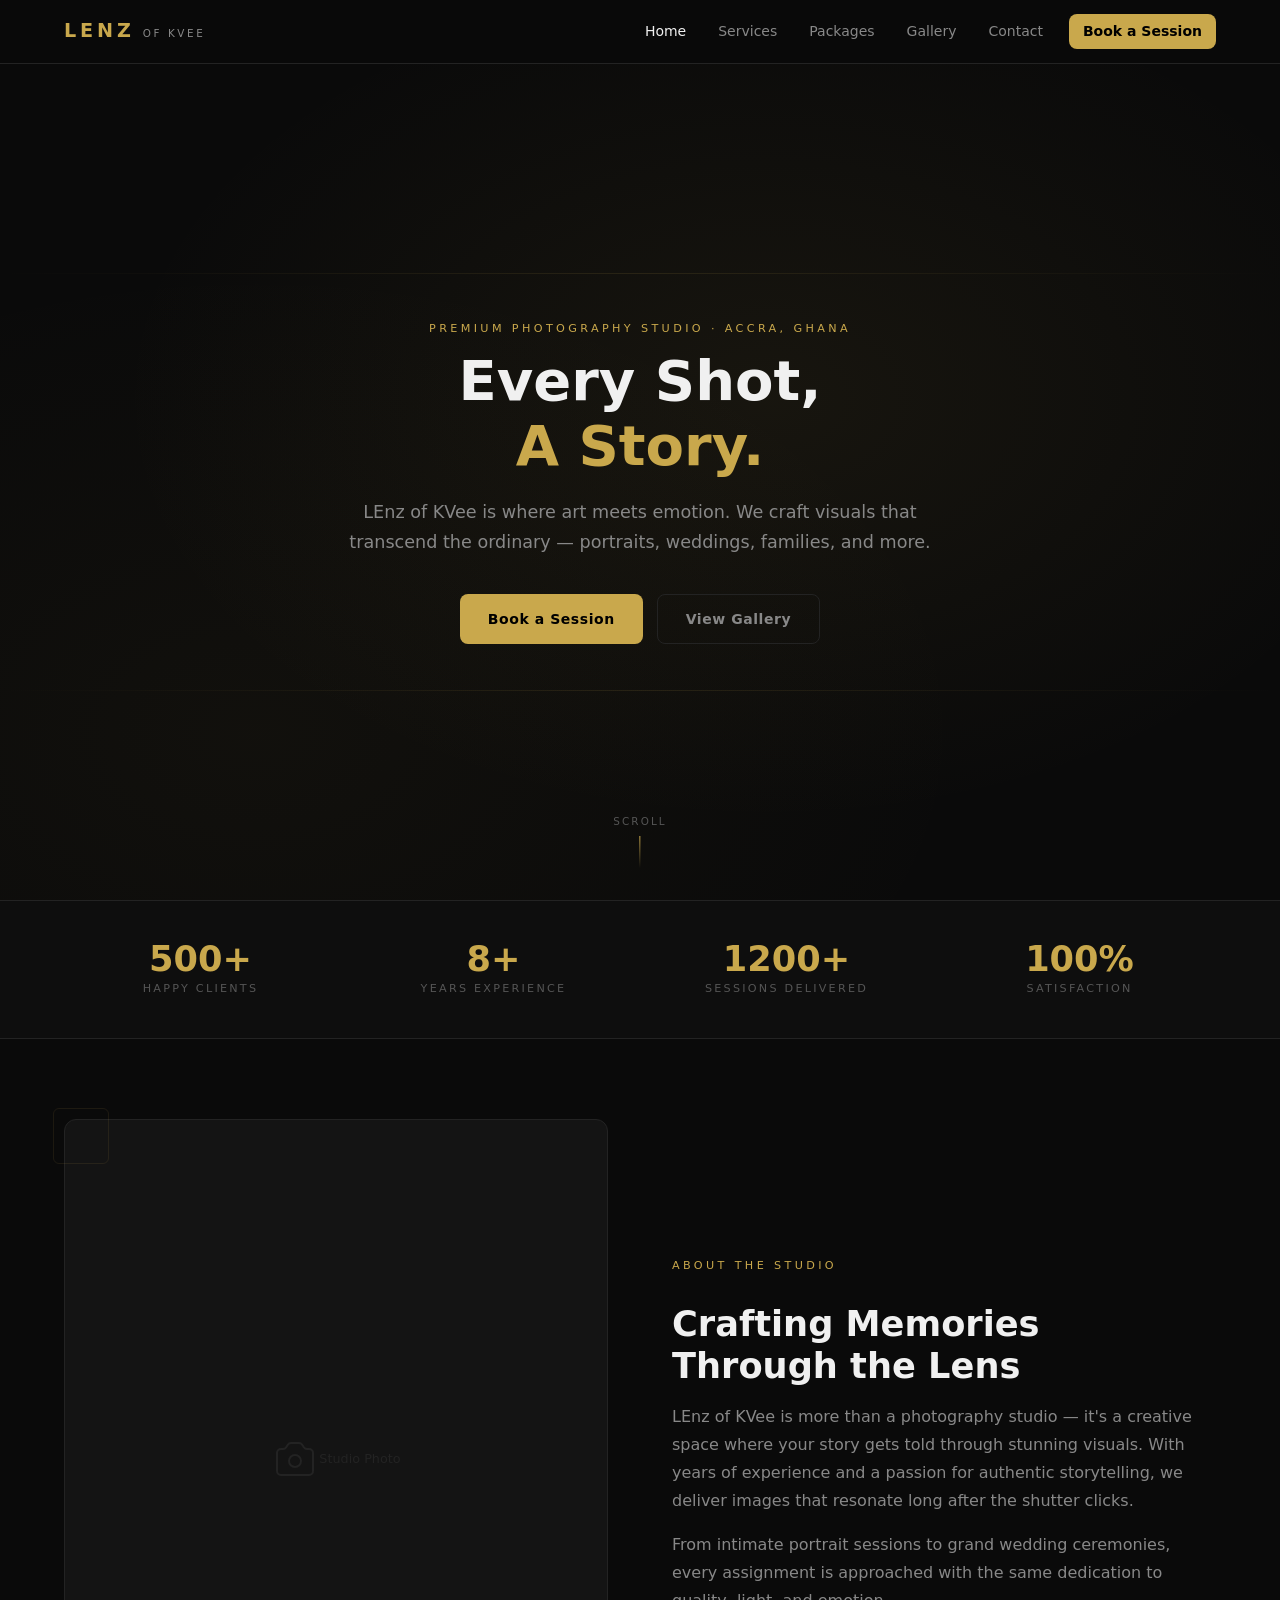
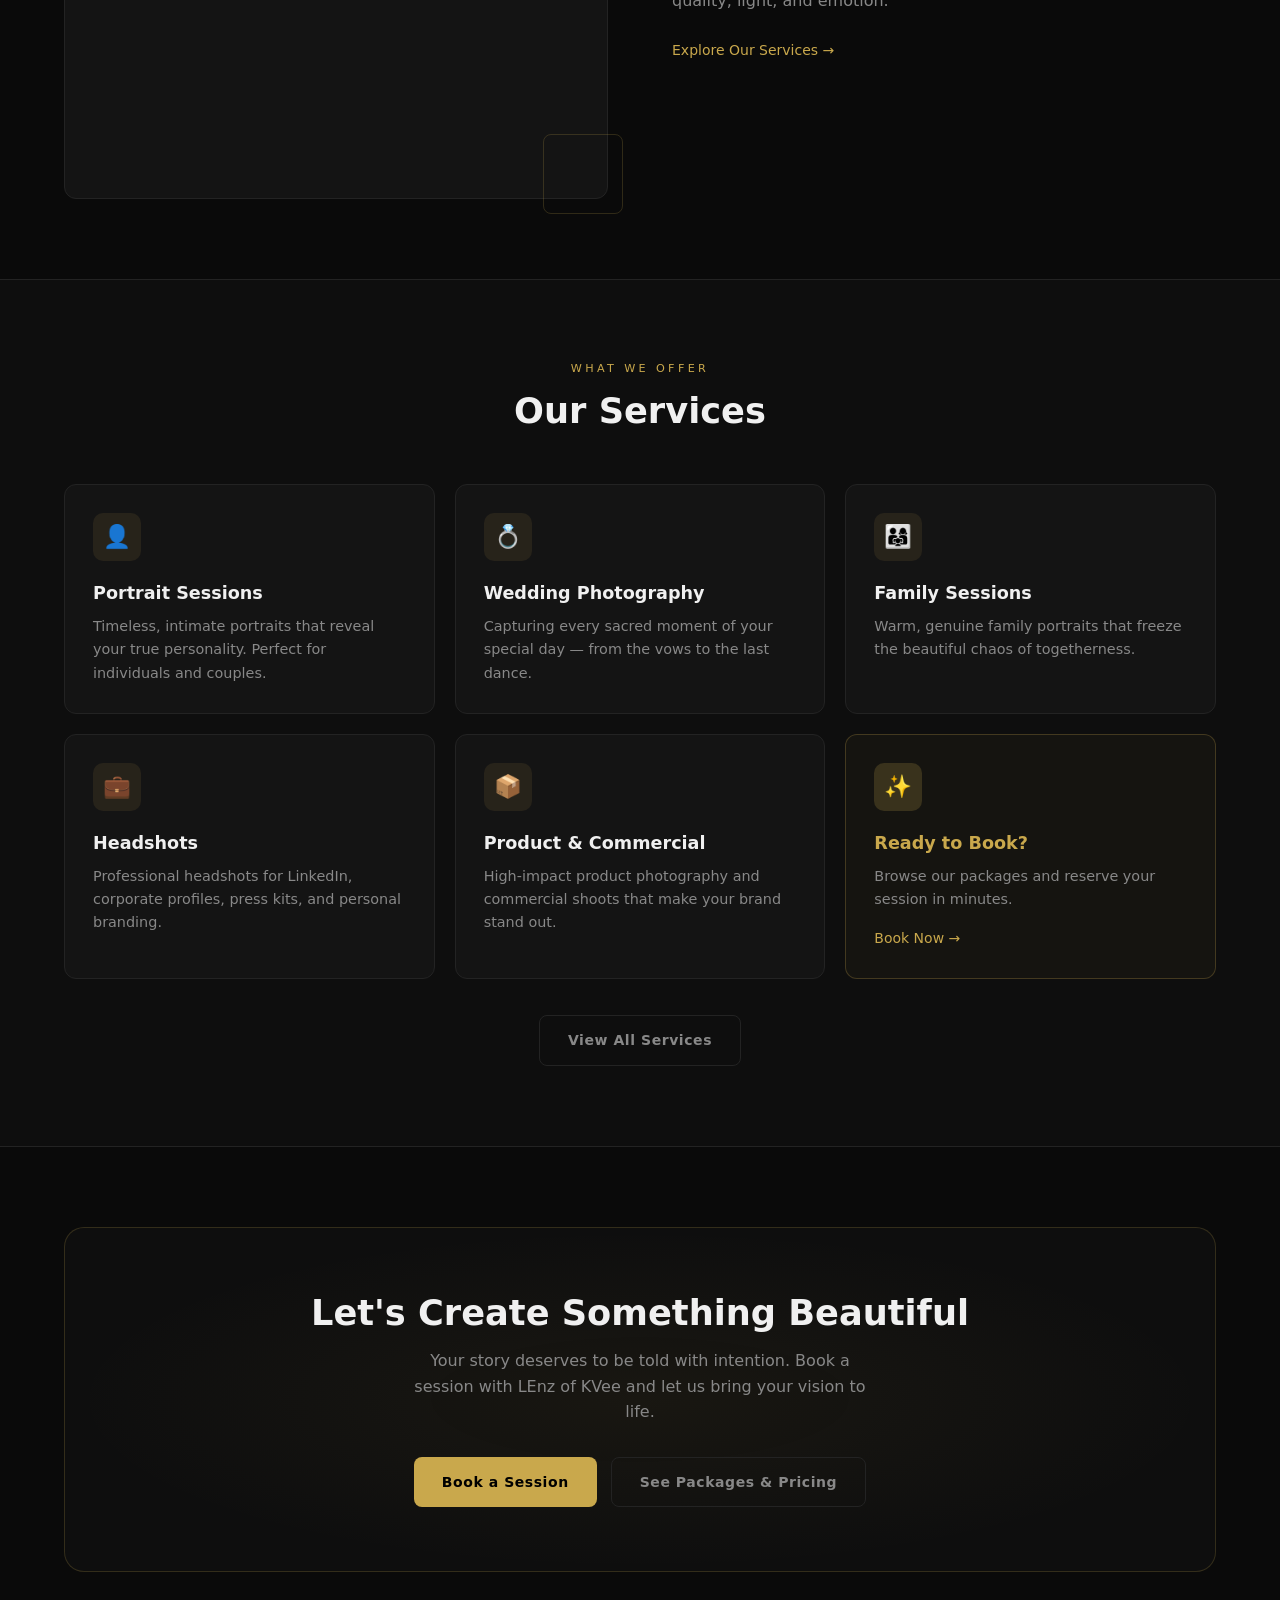
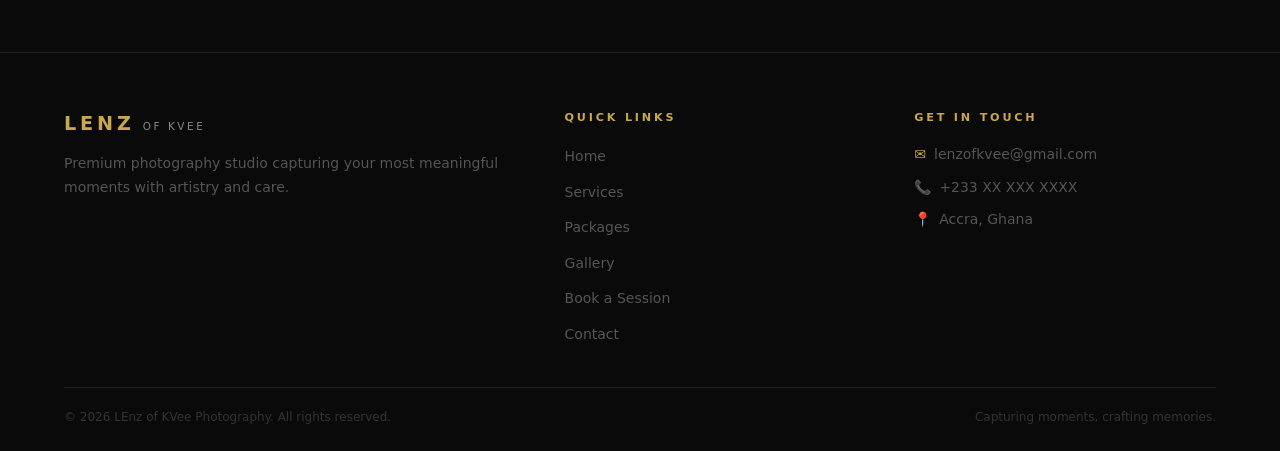
<file: index.html>
<!DOCTYPE html>
<html lang="en">
<head>
  <meta charset="UTF-8"/>
  <meta name="viewport" content="width=device-width, initial-scale=1.0"/>
  <title>LEnz of KVee | Photography Studio</title>
  <meta name="description" content="Premium photography studio in Accra, Ghana. Portraits, weddings, families, headshots, and commercial shoots."/>
  <link rel="stylesheet" href="styles.css"/>
</head>
<body>

<!-- NAV -->
<nav>
  <div class="nav-inner">
    <a href="index.html" class="nav-logo">
      <span class="brand">LEnz</span>
      <span class="sub">of KVee</span>
    </a>
    <div class="nav-links">
      <a href="index.html" class="active">Home</a>
      <a href="services.html">Services</a>
      <a href="packages.html">Packages</a>
      <a href="gallery.html">Gallery</a>
      <a href="contact.html">Contact</a>
      <a href="booking.html" class="btn-nav">Book a Session</a>
    </div>
    <div class="hamburger" onclick="toggleMenu()" aria-label="Toggle menu">
      <span></span><span></span><span></span>
    </div>
  </div>
</nav>
<div class="mobile-menu" id="mobileMenu">
  <a href="index.html" class="active">Home</a>
  <a href="services.html">Services</a>
  <a href="packages.html">Packages</a>
  <a href="gallery.html">Gallery</a>
  <a href="contact.html">Contact</a>
  <a href="booking.html" class="btn-nav">Book a Session</a>
</div>

<main>
  <!-- HERO -->
  <section class="hero">
    <div class="hero-line top"></div>
    <div class="hero-line bot"></div>
    <div class="hero-content">
      <span class="eyebrow">Premium Photography Studio · Accra, Ghana</span>
      <h1>Every Shot,<br/><span class="text-gold">A Story.</span></h1>
      <p class="lead">LEnz of KVee is where art meets emotion. We craft visuals that transcend the ordinary — portraits, weddings, families, and more.</p>
      <div class="hero-btns">
        <a href="booking.html" class="btn btn-primary">Book a Session</a>
        <a href="gallery.html" class="btn btn-outline">View Gallery</a>
      </div>
    </div>
    <div class="scroll-hint">
      <span>Scroll</span>
      <div class="line"></div>
    </div>
  </section>

  <!-- STATS -->
  <section class="stats-bar">
    <div class="container">
      <div class="stats-grid">
        <div><div class="stat-val">500+</div><div class="stat-label">Happy Clients</div></div>
        <div><div class="stat-val">8+</div><div class="stat-label">Years Experience</div></div>
        <div><div class="stat-val">1200+</div><div class="stat-label">Sessions Delivered</div></div>
        <div><div class="stat-val">100%</div><div class="stat-label">Satisfaction</div></div>
      </div>
    </div>
  </section>

  <!-- ABOUT -->
  <section class="section">
    <div class="container">
      <div class="about-grid">
        <div class="about-img">
          <svg width="48" height="48" fill="none" stroke="currentColor" viewBox="0 0 24 24"><path stroke-linecap="round" stroke-linejoin="round" stroke-width="1" d="M3 9a2 2 0 012-2h.93a2 2 0 001.664-.89l.812-1.22A2 2 0 0110.07 4h3.86a2 2 0 011.664.89l.812 1.22A2 2 0 0018.07 7H19a2 2 0 012 2v9a2 2 0 01-2 2H5a2 2 0 01-2-2V9z"/><path stroke-linecap="round" stroke-linejoin="round" stroke-width="1" d="M15 13a3 3 0 11-6 0 3 3 0 016 0z"/></svg>
          <span>Studio Photo</span>
        </div>
        <div class="about-text">
          <span class="eyebrow">About the Studio</span>
          <h2>Crafting Memories Through the Lens</h2>
          <p>LEnz of KVee is more than a photography studio — it's a creative space where your story gets told through stunning visuals. With years of experience and a passion for authentic storytelling, we deliver images that resonate long after the shutter clicks.</p>
          <p>From intimate portrait sessions to grand wedding ceremonies, every assignment is approached with the same dedication to quality, light, and emotion.</p>
          <a href="services.html" class="about-link">Explore Our Services →</a>
        </div>
      </div>
    </div>
  </section>

  <!-- SERVICES OVERVIEW -->
  <section class="section" style="background:var(--bg2); border-top:1px solid var(--border); border-bottom:1px solid var(--border);">
    <div class="container">
      <div class="text-center" style="margin-bottom:52px;">
        <span class="eyebrow">What We Offer</span>
        <h2>Our Services</h2>
      </div>
      <div class="services-grid">
        <div class="card service-card">
          <div class="icon">👤</div>
          <h3>Portrait Sessions</h3>
          <p>Timeless, intimate portraits that reveal your true personality. Perfect for individuals and couples.</p>
        </div>
        <div class="card service-card">
          <div class="icon">💍</div>
          <h3>Wedding Photography</h3>
          <p>Capturing every sacred moment of your special day — from the vows to the last dance.</p>
        </div>
        <div class="card service-card">
          <div class="icon">👨‍👩‍👧</div>
          <h3>Family Sessions</h3>
          <p>Warm, genuine family portraits that freeze the beautiful chaos of togetherness.</p>
        </div>
        <div class="card service-card">
          <div class="icon">💼</div>
          <h3>Headshots</h3>
          <p>Professional headshots for LinkedIn, corporate profiles, press kits, and personal branding.</p>
        </div>
        <div class="card service-card">
          <div class="icon">📦</div>
          <h3>Product &amp; Commercial</h3>
          <p>High-impact product photography and commercial shoots that make your brand stand out.</p>
        </div>
        <div class="card service-card" style="border-color:rgba(201,168,76,.25); background:rgba(201,168,76,.04);">
          <div class="icon" style="background:rgba(201,168,76,.2);">✨</div>
          <h3 class="text-gold">Ready to Book?</h3>
          <p>Browse our packages and reserve your session in minutes.</p>
          <a href="booking.html" class="about-link" style="margin-top:16px;">Book Now →</a>
        </div>
      </div>
      <div class="text-center" style="margin-top:36px;">
        <a href="services.html" class="btn btn-outline">View All Services</a>
      </div>
    </div>
  </section>

  <!-- CTA BANNER -->
  <section class="section">
    <div class="container">
      <div class="cta-banner">
        <h2>Let's Create Something Beautiful</h2>
        <p>Your story deserves to be told with intention. Book a session with LEnz of KVee and let us bring your vision to life.</p>
        <div class="cta-btns">
          <a href="booking.html" class="btn btn-primary">Book a Session</a>
          <a href="packages.html" class="btn btn-outline">See Packages &amp; Pricing</a>
        </div>
      </div>
    </div>
  </section>
</main>

<!-- FOOTER -->
<footer>
  <div class="footer-inner">
    <div class="footer-grid">
      <div class="footer-brand">
        <div class="nav-logo"><span class="brand">LEnz</span><span class="sub">of KVee</span></div>
        <p>Premium photography studio capturing your most meaningful moments with artistry and care.</p>
      </div>
      <div class="footer-col">
        <h4>Quick Links</h4>
        <ul>
          <li><a href="index.html">Home</a></li>
          <li><a href="services.html">Services</a></li>
          <li><a href="packages.html">Packages</a></li>
          <li><a href="gallery.html">Gallery</a></li>
          <li><a href="booking.html">Book a Session</a></li>
          <li><a href="contact.html">Contact</a></li>
        </ul>
      </div>
      <div class="footer-col">
        <h4>Get in Touch</h4>
        <ul class="footer-contact">
          <li><span class="ic">✉</span> lenzofkvee@gmail.com</li>
          <li><span class="ic">📞</span> +233 XX XXX XXXX</li>
          <li><span class="ic">📍</span> Accra, Ghana</li>
        </ul>
      </div>
    </div>
    <div class="footer-bottom">
      <p>© <span id="yr"></span> LEnz of KVee Photography. All rights reserved.</p>
      <p>Capturing moments, crafting memories.</p>
    </div>
  </div>
</footer>

<script>
  function toggleMenu(){
    document.getElementById('mobileMenu').classList.toggle('open');
  }
  document.getElementById('yr').textContent = new Date().getFullYear();
</script>
</body>
</html>
</file>
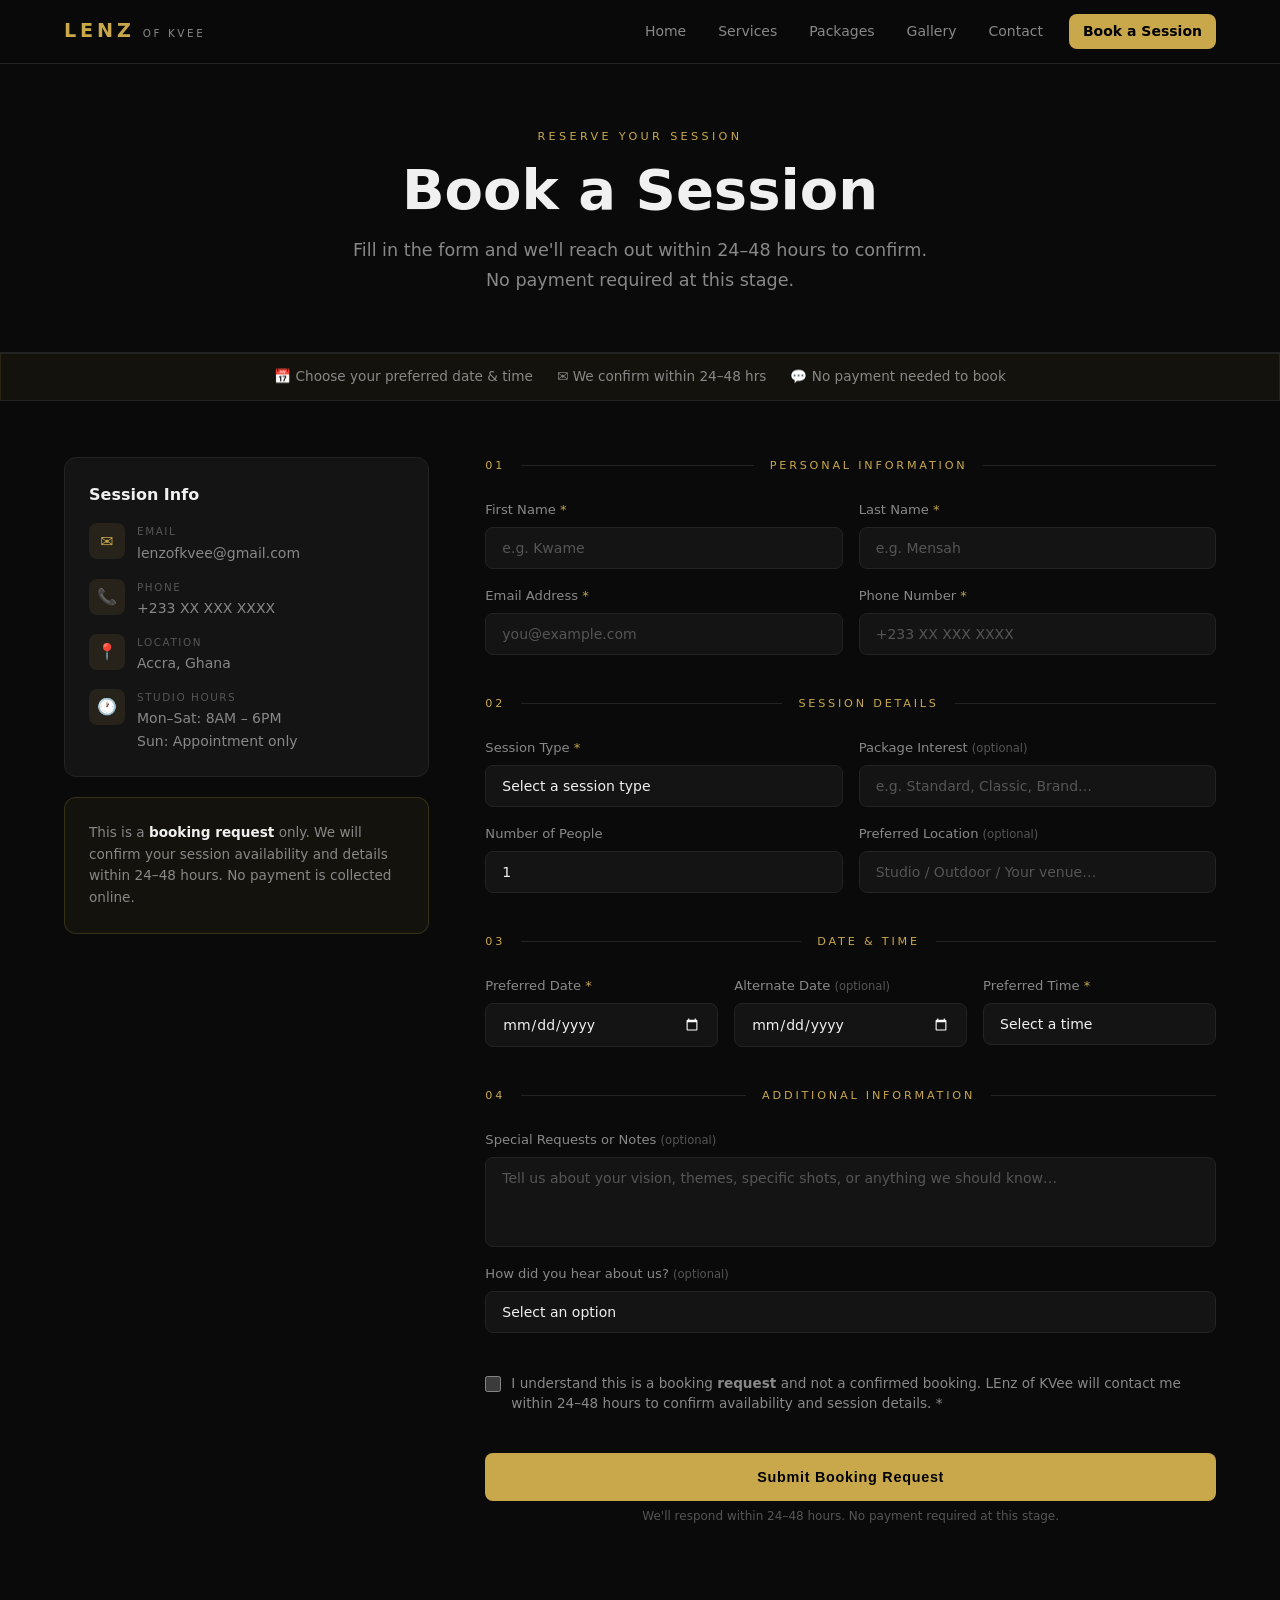
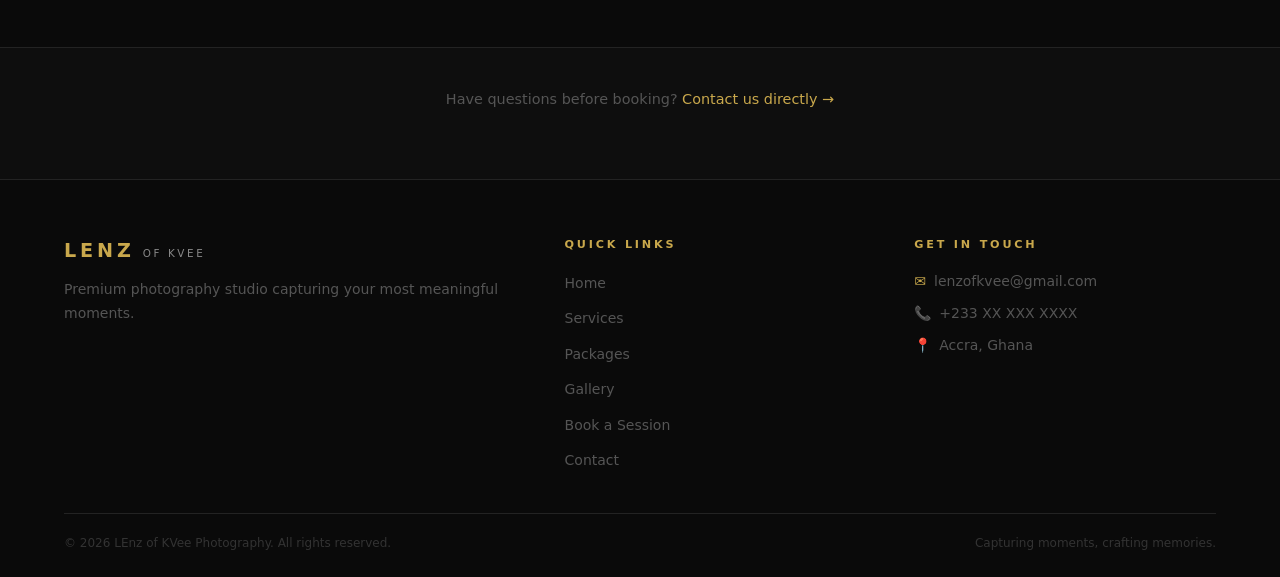
<file: booking.html>
<!DOCTYPE html>
<html lang="en">
<head>
  <meta charset="UTF-8"/>
  <meta name="viewport" content="width=device-width, initial-scale=1.0"/>
  <title>Book a Session | LEnz of KVee Photography</title>
  <link rel="stylesheet" href="styles.css"/>
</head>
<body>
<nav>
  <div class="nav-inner">
    <a href="index.html" class="nav-logo"><span class="brand">LEnz</span><span class="sub">of KVee</span></a>
    <div class="nav-links">
      <a href="index.html">Home</a>
      <a href="services.html">Services</a>
      <a href="packages.html">Packages</a>
      <a href="gallery.html">Gallery</a>
      <a href="contact.html">Contact</a>
      <a href="booking.html" class="btn-nav active">Book a Session</a>
    </div>
    <div class="hamburger" onclick="toggleMenu()"><span></span><span></span><span></span></div>
  </div>
</nav>
<div class="mobile-menu" id="mobileMenu">
  <a href="index.html">Home</a>
  <a href="services.html">Services</a>
  <a href="packages.html">Packages</a>
  <a href="gallery.html">Gallery</a>
  <a href="contact.html">Contact</a>
  <a href="booking.html" class="btn-nav">Book a Session</a>
</div>

<main>
  <div class="page-hero">
    <div class="container">
      <span class="eyebrow">Reserve Your Session</span>
      <h1>Book a Session</h1>
      <p class="lead">Fill in the form and we'll reach out within 24–48 hours to confirm. No payment required at this stage.</p>
    </div>
  </div>

  <div class="info-strip">
    <span>📅 Choose your preferred date &amp; time</span>
    <span>✉️ We confirm within 24–48 hrs</span>
    <span>💬 No payment needed to book</span>
  </div>

  <section style="padding:0 0 64px;">
    <div class="container">
      <div class="booking-layout">

        <!-- SIDEBAR -->
        <div class="booking-sidebar">
          <div class="sidebar-card">
            <h3>Session Info</h3>
            <div class="sidebar-info">
              <div class="s-info-row">
                <div class="s-info-icon">✉️</div>
                <div><div class="s-info-label">Email</div><div class="s-info-val">lenzofkvee@gmail.com</div></div>
              </div>
              <div class="s-info-row">
                <div class="s-info-icon">📞</div>
                <div><div class="s-info-label">Phone</div><div class="s-info-val">+233 XX XXX XXXX</div></div>
              </div>
              <div class="s-info-row">
                <div class="s-info-icon">📍</div>
                <div><div class="s-info-label">Location</div><div class="s-info-val">Accra, Ghana</div></div>
              </div>
              <div class="s-info-row">
                <div class="s-info-icon">🕐</div>
                <div><div class="s-info-label">Studio Hours</div><div class="s-info-val">Mon–Sat: 8AM – 6PM<br/>Sun: Appointment only</div></div>
              </div>
            </div>
          </div>
          <div class="sidebar-card" style="background:rgba(201,168,76,.05); border-color:rgba(201,168,76,.2);">
            <p style="font-size:.85rem; color:var(--muted); line-height:1.6;">This is a <strong style="color:var(--text)">booking request</strong> only. We will confirm your session availability and details within 24–48 hours. No payment is collected online.</p>
          </div>
        </div>

        <!-- FORM -->
        <div>
          <!-- SUCCESS STATE -->
          <div class="success-state" id="successState">
            <div class="success-icon">✓</div>
            <h2>Booking Request Received!</h2>
            <p id="successMsg">Your request has been submitted. We'll get back to you within 24–48 hours to confirm your session.</p>
            <a href="index.html" class="btn btn-primary" style="margin-top:8px;">Back to Home</a>
          </div>

          <!-- FORM -->
          <form class="booking-form" id="bookingForm" novalidate>

            <!-- 01 Personal Info -->
            <div class="form-section">
              <div class="form-legend"><span class="num">01</span><div class="leg-line"></div><span>Personal Information</span><div class="leg-line"></div></div>
              <div class="form-grid cols2">
                <div class="form-group" id="grp-firstName">
                  <label for="firstName">First Name <span class="req">*</span></label>
                  <input type="text" id="firstName" name="firstName" placeholder="e.g. Kwame"/>
                  <span class="form-error">First name is required.</span>
                </div>
                <div class="form-group" id="grp-lastName">
                  <label for="lastName">Last Name <span class="req">*</span></label>
                  <input type="text" id="lastName" name="lastName" placeholder="e.g. Mensah"/>
                  <span class="form-error">Last name is required.</span>
                </div>
                <div class="form-group" id="grp-email">
                  <label for="email">Email Address <span class="req">*</span></label>
                  <input type="email" id="email" name="email" placeholder="you@example.com"/>
                  <span class="form-error" id="emailErr">Email is required.</span>
                </div>
                <div class="form-group" id="grp-phone">
                  <label for="phone">Phone Number <span class="req">*</span></label>
                  <input type="tel" id="phone" name="phone" placeholder="+233 XX XXX XXXX"/>
                  <span class="form-error">Phone number is required.</span>
                </div>
              </div>
            </div>

            <!-- 02 Session Details -->
            <div class="form-section">
              <div class="form-legend"><span class="num">02</span><div class="leg-line"></div><span>Session Details</span><div class="leg-line"></div></div>
              <div class="form-grid cols2">
                <div class="form-group" id="grp-sessionType">
                  <label for="sessionType">Session Type <span class="req">*</span></label>
                  <select id="sessionType" name="sessionType">
                    <option value="">Select a session type</option>
                    <optgroup label="Photoshoots">
                      <option value="Studio Shoot – Kids">Studio Shoot – Kids</option>
                      <option value="Outdoor Shoot – Kids">Outdoor Shoot – Kids</option>
                      <option value="Studio Shoot – Adult">Studio Shoot – Adult</option>
                      <option value="Outdoor Shoot – Adult">Outdoor Shoot – Adult</option>
                    </optgroup>
                    <optgroup label="Birthday Shoots">
                      <option value="Studio Birthday – Kids">Studio Birthday Shoot – Kids</option>
                      <option value="Outdoor Birthday – Kids">Outdoor Birthday Shoot – Kids</option>
                      <option value="Studio Birthday – Adult">Studio Birthday Shoot – Adult</option>
                      <option value="Outdoor Birthday – Adult">Outdoor Birthday Shoot – Adult</option>
                    </optgroup>
                    <optgroup label="Events">
                      <option value="Naming Ceremony / Birthday Party">Naming Ceremony / Birthday Party</option>
                      <option value="Funeral">Funeral</option>
                      <option value="Thanksgiving">Thanksgiving</option>
                    </optgroup>
                    <optgroup label="Wedding">
                      <option value="Engagement Only">Engagement Only</option>
                      <option value="Engagement & Wedding – Same Day">Engagement &amp; Wedding – Same Day</option>
                      <option value="Engagement & Wedding – Two Days">Engagement &amp; Wedding – Two Days</option>
                      <option value="Engagement, Wedding & Reception">Engagement, Wedding &amp; Reception</option>
                    </optgroup>
                    <option value="Other / Not Sure">Other / Not Sure</option>
                  </select>
                  <span class="form-error">Please select a session type.</span>
                </div>
                <div class="form-group">
                  <label for="packageName">Package Interest <span class="opt">(optional)</span></label>
                  <input type="text" id="packageName" name="packageName" placeholder="e.g. Standard, Classic, Brand…"/>
                </div>
                <div class="form-group">
                  <label for="numberOfPeople">Number of People</label>
                  <input type="number" id="numberOfPeople" name="numberOfPeople" min="1" max="50" value="1"/>
                </div>
                <div class="form-group">
                  <label for="location">Preferred Location <span class="opt">(optional)</span></label>
                  <input type="text" id="location" name="location" placeholder="Studio / Outdoor / Your venue…"/>
                </div>
              </div>
            </div>

            <!-- 03 Date & Time -->
            <div class="form-section">
              <div class="form-legend"><span class="num">03</span><div class="leg-line"></div><span>Date &amp; Time</span><div class="leg-line"></div></div>
              <div class="form-grid cols3">
                <div class="form-group" id="grp-preferredDate">
                  <label for="preferredDate">Preferred Date <span class="req">*</span></label>
                  <input type="date" id="preferredDate" name="preferredDate"/>
                  <span class="form-error">Please choose a date.</span>
                </div>
                <div class="form-group">
                  <label for="alternateDate">Alternate Date <span class="opt">(optional)</span></label>
                  <input type="date" id="alternateDate" name="alternateDate"/>
                </div>
                <div class="form-group" id="grp-preferredTime">
                  <label for="preferredTime">Preferred Time <span class="req">*</span></label>
                  <select id="preferredTime" name="preferredTime">
                    <option value="">Select a time</option>
                    <option>8:00 AM</option><option>9:00 AM</option><option>10:00 AM</option>
                    <option>11:00 AM</option><option>12:00 PM</option><option>1:00 PM</option>
                    <option>2:00 PM</option><option>3:00 PM</option><option>4:00 PM</option>
                    <option>5:00 PM</option>
                  </select>
                  <span class="form-error">Please choose a time.</span>
                </div>
              </div>
            </div>

            <!-- 04 Additional Info -->
            <div class="form-section">
              <div class="form-legend"><span class="num">04</span><div class="leg-line"></div><span>Additional Information</span><div class="leg-line"></div></div>
              <div class="form-grid">
                <div class="form-group">
                  <label for="specialRequests">Special Requests or Notes <span class="opt">(optional)</span></label>
                  <textarea id="specialRequests" name="specialRequests" rows="4" placeholder="Tell us about your vision, themes, specific shots, or anything we should know…"></textarea>
                </div>
                <div class="form-group">
                  <label for="heardAbout">How did you hear about us? <span class="opt">(optional)</span></label>
                  <select id="heardAbout" name="heardAbout">
                    <option value="">Select an option</option>
                    <option>Instagram</option>
                    <option>Facebook</option>
                    <option>Google</option>
                    <option>Referral from a friend</option>
                    <option>Website</option>
                    <option>Other</option>
                  </select>
                </div>
              </div>
            </div>

            <!-- Terms -->
            <div class="form-group" id="grp-terms">
              <div class="terms-row">
                <input type="checkbox" id="agreeTerms" name="agreeTerms"/>
                <span>I understand this is a booking <strong>request</strong> and not a confirmed booking. LEnz of KVee will contact me within 24–48 hours to confirm availability and session details. <span class="req">*</span></span>
              </div>
              <span class="form-error" style="margin-left:26px;">You must agree to continue.</span>
            </div>

            <div>
              <button type="submit" class="submit-btn" id="submitBtn">
                <span id="btnText">Submit Booking Request</span>
              </button>
              <p class="form-note">We'll respond within 24–48 hours. No payment required at this stage.</p>
            </div>

          </form>
        </div>
      </div>
    </div>
  </section>

  <div class="section-cta" style="padding:40px 0;">
    <div class="container">
      <p style="color:var(--dim); font-size:.9rem;">Have questions before booking? <a href="contact.html" style="color:var(--gold);">Contact us directly →</a></p>
    </div>
  </div>
</main>

<footer>
  <div class="footer-inner">
    <div class="footer-grid">
      <div class="footer-brand">
        <div class="nav-logo"><span class="brand">LEnz</span><span class="sub">of KVee</span></div>
        <p>Premium photography studio capturing your most meaningful moments.</p>
      </div>
      <div class="footer-col">
        <h4>Quick Links</h4>
        <ul>
          <li><a href="index.html">Home</a></li>
          <li><a href="services.html">Services</a></li>
          <li><a href="packages.html">Packages</a></li>
          <li><a href="gallery.html">Gallery</a></li>
          <li><a href="booking.html">Book a Session</a></li>
          <li><a href="contact.html">Contact</a></li>
        </ul>
      </div>
      <div class="footer-col">
        <h4>Get in Touch</h4>
        <ul class="footer-contact">
          <li><span class="ic">✉</span> lenzofkvee@gmail.com</li>
          <li><span class="ic">📞</span> +233 XX XXX XXXX</li>
          <li><span class="ic">📍</span> Accra, Ghana</li>
        </ul>
      </div>
    </div>
    <div class="footer-bottom">
      <p>© <span class="yr"></span> LEnz of KVee Photography. All rights reserved.</p>
      <p>Capturing moments, crafting memories.</p>
    </div>
  </div>
</footer>

<script>
function toggleMenu(){ document.getElementById('mobileMenu').classList.toggle('open'); }
document.querySelectorAll('.yr').forEach(el => el.textContent = new Date().getFullYear());

// Pre-fill from URL params (coming from packages page)
const params = new URLSearchParams(window.location.search);
if(params.get('service')) document.getElementById('sessionType').value = params.get('service');
if(params.get('package')) document.getElementById('packageName').value = params.get('package');

// Set min date to today
const today = new Date().toISOString().split('T')[0];
document.getElementById('preferredDate').min = today;
document.getElementById('alternateDate').min = today;

// Validation helpers
function setError(grpId, msg){
  const g = document.getElementById(grpId);
  if(!g) return;
  g.classList.add('has-error');
  if(msg){ const e = g.querySelector('.form-error'); if(e) e.textContent = msg; }
}
function clearError(grpId){
  const g = document.getElementById(grpId);
  if(g) g.classList.remove('has-error');
}

// Clear errors on input
['firstName','lastName','email','phone','sessionType','preferredDate','preferredTime'].forEach(id => {
  const el = document.getElementById(id);
  if(el) el.addEventListener('input', () => clearError('grp-'+id));
  if(el) el.addEventListener('change', () => clearError('grp-'+id));
});
document.getElementById('agreeTerms').addEventListener('change', () => clearError('grp-terms'));

document.getElementById('bookingForm').addEventListener('submit', async function(e){
  e.preventDefault();
  let valid = true;

  const fn = document.getElementById('firstName').value.trim();
  const ln = document.getElementById('lastName').value.trim();
  const em = document.getElementById('email').value.trim();
  const ph = document.getElementById('phone').value.trim();
  const st = document.getElementById('sessionType').value;
  const pd = document.getElementById('preferredDate').value;
  const pt = document.getElementById('preferredTime').value;
  const ag = document.getElementById('agreeTerms').checked;

  if(!fn){ setError('grp-firstName'); valid=false; }
  if(!ln){ setError('grp-lastName'); valid=false; }
  if(!em){ setError('grp-email','Email is required.'); valid=false; }
  else if(!/^[^\s@]+@[^\s@]+\.[^\s@]+$/.test(em)){ setError('grp-email','Please enter a valid email.'); document.getElementById('emailErr').textContent='Please enter a valid email.'; valid=false; }
  if(!ph){ setError('grp-phone'); valid=false; }
  if(!st){ setError('grp-sessionType'); valid=false; }
  if(!pd){ setError('grp-preferredDate'); valid=false; }
  if(!pt){ setError('grp-preferredTime'); valid=false; }
  if(!ag){ setError('grp-terms'); valid=false; }

  if(!valid) return;

  const btn = document.getElementById('submitBtn');
  const txt = document.getElementById('btnText');
  btn.disabled = true;
  txt.textContent = 'Submitting…';

  // Build form data
  const data = {
    'First Name':         fn,
    'Last Name':          ln,
    'Email':              em,
    'Phone':              ph,
    'Session Type':       st,
    'Package Interest':   document.getElementById('packageName').value.trim() || '—',
    'Number of People':   document.getElementById('numberOfPeople').value,
    'Preferred Location': document.getElementById('location').value.trim() || '—',
    'Preferred Date':     pd,
    'Alternate Date':     document.getElementById('alternateDate').value || '—',
    'Preferred Time':     pt,
    'Special Requests':   document.getElementById('specialRequests').value.trim() || '—',
    'Heard About Us':     document.getElementById('heardAbout').value || '—',
    '_subject':           '📸 New Booking Request — ' + st + ' (' + fn + ' ' + ln + ')',
    '_replyto':           em,
  };

  try {
    const res = await fetch('https://formspree.io/f/xjygpyvj', {
      method: 'POST',
      headers: { 'Content-Type': 'application/json', 'Accept': 'application/json' },
      body: JSON.stringify(data)
    });

    if(res.ok){
      // Save to JSONBin cloud database so it appears in the dashboard
      const BIN_ID  = '6ad03addffd5d160536c28d5';
      const API_KEY = '$2a$10$wdMwHGBREVkcOMRfjUns4OHhGH1TrrRfbNTCu/OHg/LVZOB7XO2v2';
      const BIN_URL = 'https://api.jsonbin.io/v3/b/' + BIN_ID;
      try {
        // 1. Fetch current bookings
        const getRes = await fetch(BIN_URL+'/latest', { headers:{ 'X-Master-Key': API_KEY }});
        const existing = getRes.ok ? (await getRes.json()).record.bookings || [] : [];
        // 2. Add new booking
        const newBooking = {
          id: 'bk_'+Date.now(),
          firstName: fn, lastName: ln, email: em, phone: ph,
          sessionType: st,
          packageName: document.getElementById('packageName').value.trim(),
          preferredDate: pd,
          alternateDate: document.getElementById('alternateDate').value,
          preferredTime: pt,
          numberOfPeople: document.getElementById('numberOfPeople').value,
          location: document.getElementById('location').value.trim(),
          specialRequests: document.getElementById('specialRequests').value.trim(),
          heardAbout: document.getElementById('heardAbout').value,
          status: 'new',
          createdAt: Date.now()
        };
        existing.push(newBooking);
        // 3. Save back
        await fetch(BIN_URL, { method:'PUT', headers:{'Content-Type':'application/json','X-Master-Key':API_KEY}, body: JSON.stringify({bookings: existing}) });
      } catch(e){ /* silent — Formspree email still went through */ }

      document.getElementById('bookingForm').style.display = 'none';
      const s = document.getElementById('successState');
      s.classList.add('show');
      document.getElementById('successMsg').textContent =
        'Thank you, ' + fn + '! Your ' + st + ' booking request has been submitted. We\'ll get back to you within 24–48 hours.';
      window.scrollTo({top: 0, behavior: 'smooth'});
    } else {
      const json = await res.json();
      throw new Error(json.error || 'Submission failed');
    }
  } catch(err) {
    btn.disabled = false;
    txt.textContent = 'Submit Booking Request';
    alert('Something went wrong. Please try again or contact us directly at lenzofkvee@gmail.com');
  }
});
</script>
</body>
</html>
</file>
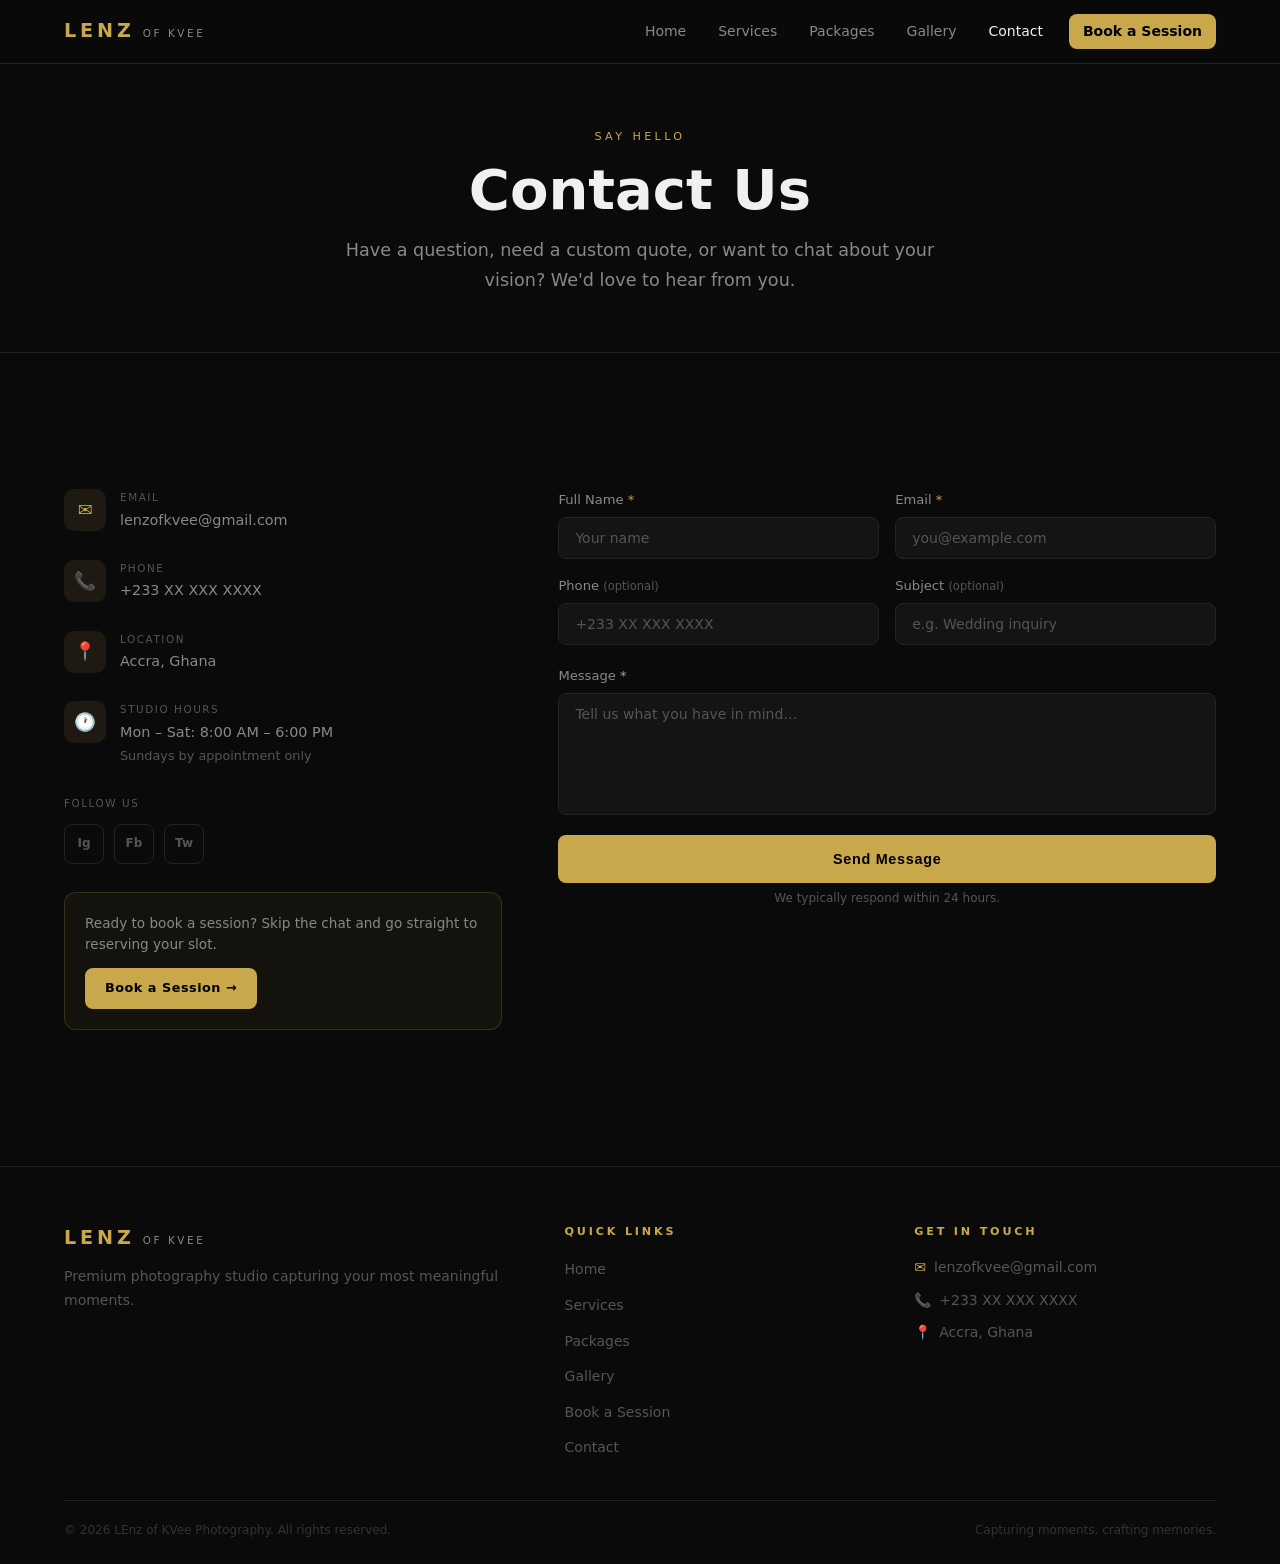
<file: contact.html>
<!DOCTYPE html>
<html lang="en">
<head>
  <meta charset="UTF-8"/>
  <meta name="viewport" content="width=device-width, initial-scale=1.0"/>
  <title>Contact | LEnz of KVee Photography</title>
  <link rel="stylesheet" href="styles.css"/>
</head>
<body>
<nav>
  <div class="nav-inner">
    <a href="index.html" class="nav-logo"><span class="brand">LEnz</span><span class="sub">of KVee</span></a>
    <div class="nav-links">
      <a href="index.html">Home</a>
      <a href="services.html">Services</a>
      <a href="packages.html">Packages</a>
      <a href="gallery.html">Gallery</a>
      <a href="contact.html" class="active">Contact</a>
      <a href="booking.html" class="btn-nav">Book a Session</a>
    </div>
    <div class="hamburger" onclick="toggleMenu()"><span></span><span></span><span></span></div>
  </div>
</nav>
<div class="mobile-menu" id="mobileMenu">
  <a href="index.html">Home</a>
  <a href="services.html">Services</a>
  <a href="packages.html">Packages</a>
  <a href="gallery.html">Gallery</a>
  <a href="contact.html" class="active">Contact</a>
  <a href="booking.html" class="btn-nav">Book a Session</a>
</div>

<main>
  <div class="page-hero">
    <div class="container">
      <span class="eyebrow">Say Hello</span>
      <h1>Contact Us</h1>
      <p class="lead">Have a question, need a custom quote, or want to chat about your vision? We'd love to hear from you.</p>
    </div>
  </div>

  <section class="section">
    <div class="container">
      <div class="contact-layout">

        <!-- INFO -->
        <div class="contact-info">
          <div class="contact-item">
            <div class="c-icon">✉️</div>
            <div>
              <div class="c-label">Email</div>
              <div class="c-val"><a href="mailto:lenzofkvee@gmail.com">lenzofkvee@gmail.com</a></div>
            </div>
          </div>
          <div class="contact-item">
            <div class="c-icon">📞</div>
            <div>
              <div class="c-label">Phone</div>
              <div class="c-val"><a href="tel:+233000000000">+233 XX XXX XXXX</a></div>
            </div>
          </div>
          <div class="contact-item">
            <div class="c-icon">📍</div>
            <div>
              <div class="c-label">Location</div>
              <div class="c-val">Accra, Ghana</div>
            </div>
          </div>
          <div class="contact-item">
            <div class="c-icon">🕐</div>
            <div>
              <div class="c-label">Studio Hours</div>
              <div class="c-val">Mon – Sat: 8:00 AM – 6:00 PM<br/><span style="font-size:.8rem; color:var(--dim);">Sundays by appointment only</span></div>
            </div>
          </div>

          <div>
            <p class="c-label" style="margin-bottom:12px;">Follow Us</p>
            <div class="socials">
              <a href="#" class="social-btn" aria-label="Instagram">Ig</a>
              <a href="#" class="social-btn" aria-label="Facebook">Fb</a>
              <a href="#" class="social-btn" aria-label="Twitter/X">Tw</a>
            </div>
          </div>

          <div class="book-prompt">
            <p>Ready to book a session? Skip the chat and go straight to reserving your slot.</p>
            <a href="booking.html" class="btn btn-primary" style="font-size:.8rem; padding:10px 20px;">Book a Session →</a>
          </div>
        </div>

        <!-- FORM -->
        <div>
          <!-- SUCCESS -->
          <div class="success-state" id="contactSuccess">
            <div class="success-icon">✓</div>
            <h2>Message Sent!</h2>
            <p id="contactSuccessMsg">Thanks for reaching out. We'll get back to you shortly.</p>
            <a href="index.html" class="btn btn-primary" style="margin-top:8px;">Back to Home</a>
          </div>

          <!-- FORM -->
          <form id="contactForm" novalidate style="display:flex; flex-direction:column; gap:20px;">
            <div class="form-grid cols2">
              <div class="form-group" id="cgrp-name">
                <label for="cName">Full Name <span class="req">*</span></label>
                <input type="text" id="cName" name="name" placeholder="Your name"/>
                <span class="form-error">Name is required.</span>
              </div>
              <div class="form-group" id="cgrp-email">
                <label for="cEmail">Email <span class="req">*</span></label>
                <input type="email" id="cEmail" name="email" placeholder="you@example.com"/>
                <span class="form-error" id="cEmailErr">Email is required.</span>
              </div>
              <div class="form-group">
                <label for="cPhone">Phone <span class="opt">(optional)</span></label>
                <input type="tel" id="cPhone" name="phone" placeholder="+233 XX XXX XXXX"/>
              </div>
              <div class="form-group">
                <label for="cSubject">Subject <span class="opt">(optional)</span></label>
                <input type="text" id="cSubject" name="subject" placeholder="e.g. Wedding inquiry"/>
              </div>
            </div>
            <div class="form-group" id="cgrp-message">
              <label for="cMessage">Message <span class="req">*</span></label>
              <textarea id="cMessage" name="message" rows="6" placeholder="Tell us what you have in mind…"></textarea>
              <span class="form-error">Message is required.</span>
            </div>
            <div>
              <button type="submit" class="submit-btn" id="cSubmitBtn">
                <span id="cBtnText">Send Message</span>
              </button>
              <p class="form-note">We typically respond within 24 hours.</p>
            </div>
          </form>
        </div>

      </div>
    </div>
  </section>
</main>

<footer>
  <div class="footer-inner">
    <div class="footer-grid">
      <div class="footer-brand">
        <div class="nav-logo"><span class="brand">LEnz</span><span class="sub">of KVee</span></div>
        <p>Premium photography studio capturing your most meaningful moments.</p>
      </div>
      <div class="footer-col">
        <h4>Quick Links</h4>
        <ul>
          <li><a href="index.html">Home</a></li>
          <li><a href="services.html">Services</a></li>
          <li><a href="packages.html">Packages</a></li>
          <li><a href="gallery.html">Gallery</a></li>
          <li><a href="booking.html">Book a Session</a></li>
          <li><a href="contact.html">Contact</a></li>
        </ul>
      </div>
      <div class="footer-col">
        <h4>Get in Touch</h4>
        <ul class="footer-contact">
          <li><span class="ic">✉</span> lenzofkvee@gmail.com</li>
          <li><span class="ic">📞</span> +233 XX XXX XXXX</li>
          <li><span class="ic">📍</span> Accra, Ghana</li>
        </ul>
      </div>
    </div>
    <div class="footer-bottom">
      <p>© <span class="yr"></span> LEnz of KVee Photography. All rights reserved.</p>
      <p>Capturing moments, crafting memories.</p>
    </div>
  </div>
</footer>

<script>
function toggleMenu(){ document.getElementById('mobileMenu').classList.toggle('open'); }
document.querySelectorAll('.yr').forEach(el => el.textContent = new Date().getFullYear());

function setErr(id, msg){
  const g = document.getElementById(id);
  if(!g) return;
  g.classList.add('has-error');
  if(msg){ const e = g.querySelector('.form-error'); if(e) e.textContent = msg; }
}
function clrErr(id){ const g = document.getElementById(id); if(g) g.classList.remove('has-error'); }

document.getElementById('cName').addEventListener('input', ()=>clrErr('cgrp-name'));
document.getElementById('cEmail').addEventListener('input', ()=>clrErr('cgrp-email'));
document.getElementById('cMessage').addEventListener('input', ()=>clrErr('cgrp-message'));

document.getElementById('contactForm').addEventListener('submit', async function(e){
  e.preventDefault();
  let valid = true;
  const name = document.getElementById('cName').value.trim();
  const email = document.getElementById('cEmail').value.trim();
  const msg = document.getElementById('cMessage').value.trim();

  if(!name){ setErr('cgrp-name'); valid=false; }
  if(!email){ setErr('cgrp-email','Email is required.'); valid=false; }
  else if(!/^[^\s@]+@[^\s@]+\.[^\s@]+$/.test(email)){ setErr('cgrp-email','Please enter a valid email.'); valid=false; }
  if(!msg){ setErr('cgrp-message'); valid=false; }
  if(!valid) return;

  const btn = document.getElementById('cSubmitBtn');
  document.getElementById('cBtnText').textContent = 'Sending…';
  btn.disabled = true;

  const data = {
    'Name':    name,
    'Email':   email,
    'Phone':   document.getElementById('cPhone').value.trim() || '—',
    'Subject': document.getElementById('cSubject').value.trim() || '—',
    'Message': msg,
    '_subject': '💬 New Message from ' + name + ' — LEnz of KVee',
    '_replyto': email,
  };

  try {
    const res = await fetch('https://formspree.io/f/xjygpyvj', {
      method: 'POST',
      headers: { 'Content-Type': 'application/json', 'Accept': 'application/json' },
      body: JSON.stringify(data)
    });
    if(res.ok){
      document.getElementById('contactForm').style.display = 'none';
      const s = document.getElementById('contactSuccess');
      s.classList.add('show');
      document.getElementById('contactSuccessMsg').textContent = 'Thanks, ' + name + '! We\'ll get back to you soon.';
      window.scrollTo({top:0, behavior:'smooth'});
    } else {
      throw new Error('Failed');
    }
  } catch(err){
    btn.disabled = false;
    document.getElementById('cBtnText').textContent = 'Send Message';
    alert('Something went wrong. Please try again or email us at lenzofkvee@gmail.com');
  }
});
</script>
</body>
</html>
</file>
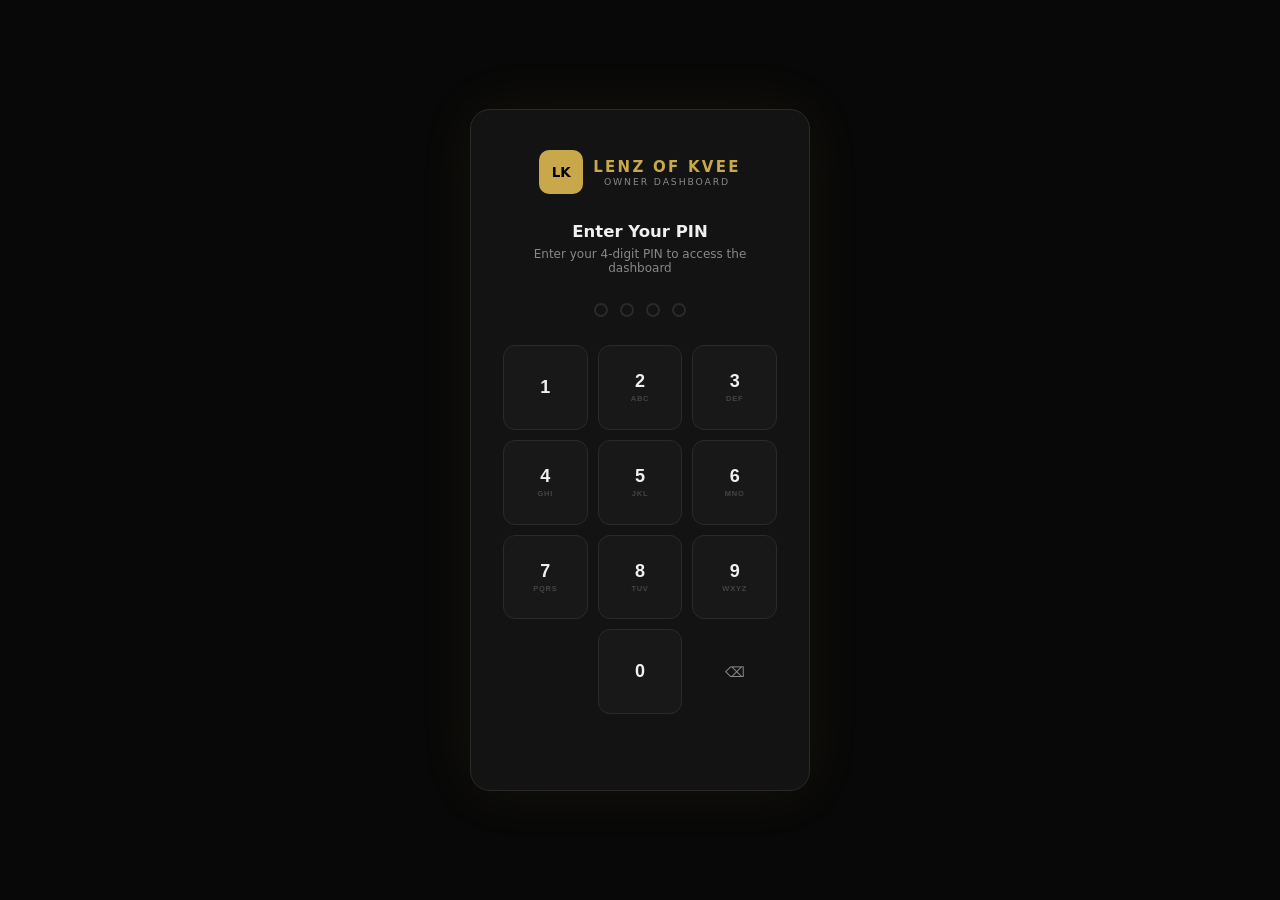
<file: dashboard.html>
<!DOCTYPE html>
<html lang="en">
<head>
  <meta charset="UTF-8"/>
  <meta name="viewport" content="width=device-width, initial-scale=1.0"/>
  <title>Owner Dashboard | LEnz of KVee</title>
  <style>
    *, *::before, *::after { box-sizing: border-box; margin: 0; padding: 0; }
    :root {
      --bg: #080808; --bg2: #0e0e0e; --card: #131313; --card2: #181818;
      --border: #222; --border2: #2a2a2a;
      --gold: #c9a84c; --gold-light: #e8c87a; --gold-dim: rgba(201,168,76,.12); --gold-glow: rgba(201,168,76,.06);
      --text: #f0f0f0; --muted: #888; --dim: #444;
      --green: #4caf82; --green-bg: rgba(76,175,130,.1);
      --red: #e05555;   --red-bg: rgba(224,85,85,.1);
      --blue: #5b8dee;  --blue-bg: rgba(91,141,238,.1);
      --purple: #a78bfa; --purple-bg: rgba(167,139,250,.1);
      --sidebar-w: 260px;
    }
    html { font-size: 15px; }
    body { background: var(--bg); color: var(--text); font-family: 'Segoe UI', system-ui, sans-serif; min-height: 100vh; display: flex; }

    /* ── PIN SCREEN ── */
    #pinScreen {
      position: fixed; inset: 0; z-index: 1000;
      background: var(--bg);
      display: flex; align-items: center; justify-content: center;
    }
    #pinScreen.hidden { display: none; }
    .pin-card {
      width: 340px; background: var(--card); border: 1px solid var(--border2);
      border-radius: 20px; padding: 40px 32px; text-align: center;
      box-shadow: 0 0 60px rgba(201,168,76,.07);
    }
    .pin-logo { display: flex; align-items: center; justify-content: center; gap: 10px; margin-bottom: 28px; }
    .pin-logo-icon { width: 44px; height: 44px; background: var(--gold); border-radius: 10px; display: flex; align-items: center; justify-content: center; font-size: .9rem; font-weight: 900; color: #000; }
    .pin-logo-text .t1 { font-size: 1rem; font-weight: 800; color: var(--gold); letter-spacing: .15em; text-transform: uppercase; }
    .pin-logo-text .t2 { font-size: .62rem; color: var(--muted); letter-spacing: .2em; text-transform: uppercase; }
    .pin-title { font-size: 1.1rem; font-weight: 700; margin-bottom: 6px; }
    .pin-sub { font-size: .8rem; color: var(--muted); margin-bottom: 28px; }
    .pin-dots { display: flex; justify-content: center; gap: 12px; margin-bottom: 28px; }
    .pin-dot { width: 14px; height: 14px; border-radius: 50%; border: 2px solid var(--border2); background: transparent; transition: .2s; }
    .pin-dot.filled { background: var(--gold); border-color: var(--gold); }
    .pin-dot.error { background: var(--red); border-color: var(--red); }
    .pin-grid { display: grid; grid-template-columns: repeat(3, 1fr); gap: 10px; margin-bottom: 16px; }
    .pin-btn {
      aspect-ratio: 1; border-radius: 12px; border: 1px solid var(--border2);
      background: var(--card2); color: var(--text); font-size: 1.2rem; font-weight: 600;
      cursor: pointer; transition: .15s; display: flex; flex-direction: column; align-items: center; justify-content: center; gap: 2px;
    }
    .pin-btn:hover { background: var(--gold-dim); border-color: var(--gold); color: var(--gold); }
    .pin-btn:active { transform: scale(.93); }
    .pin-btn .sub { font-size: .5rem; letter-spacing: .1em; color: var(--dim); }
    .pin-del { background: transparent; border: none; color: var(--muted); font-size: .9rem; cursor: pointer; padding: 8px 16px; border-radius: 8px; transition: .2s; }
    .pin-del:hover { color: var(--gold); }
    .pin-error { color: var(--red); font-size: .78rem; min-height: 20px; margin-top: 4px; }
    .pin-shake { animation: shake .4s; }
    @keyframes shake { 0%,100%{transform:translateX(0)} 20%,60%{transform:translateX(-6px)} 40%,80%{transform:translateX(6px)} }

    /* ── SIDEBAR ── */
    .sidebar {
      width: var(--sidebar-w); min-height: 100vh; background: var(--bg2);
      border-right: 1px solid var(--border); display: flex; flex-direction: column;
      position: fixed; top: 0; left: 0; z-index: 100; transition: transform .3s;
    }
    .sidebar-logo { padding: 24px 20px 20px; border-bottom: 1px solid var(--border); display: flex; align-items: center; gap: 10px; }
    .logo-icon { width: 38px; height: 38px; background: var(--gold); border-radius: 8px; display: flex; align-items: center; justify-content: center; font-size: .85rem; font-weight: 900; color: #000; }
    .logo-text .t1 { font-size: .95rem; font-weight: 800; color: var(--gold); letter-spacing: .15em; text-transform: uppercase; }
    .logo-text .t2 { font-size: .62rem; color: var(--muted); letter-spacing: .2em; text-transform: uppercase; }
    .sidebar-nav { flex: 1; padding: 16px 12px; display: flex; flex-direction: column; gap: 4px; overflow-y: auto; }
    .nav-section-label { font-size: .6rem; letter-spacing: .2em; text-transform: uppercase; color: var(--dim); padding: 12px 8px 6px; }
    .nav-item { display: flex; align-items: center; gap: 10px; padding: 10px 12px; border-radius: 8px; cursor: pointer; font-size: .875rem; color: var(--muted); transition: .2s; border: none; background: none; width: 100%; text-align: left; }
    .nav-item:hover { background: var(--card); color: var(--text); }
    .nav-item.active { background: var(--gold-dim); color: var(--gold); }
    .nav-item .nav-icon { font-size: 1rem; width: 20px; text-align: center; flex-shrink: 0; }
    .nav-item .badge { margin-left: auto; background: var(--gold); color: #000; font-size: .65rem; font-weight: 700; padding: 2px 7px; border-radius: 20px; }
    .sidebar-footer { padding: 16px 12px; border-top: 1px solid var(--border); display: flex; flex-direction: column; gap: 4px; }
    .sidebar-footer a, .sidebar-footer button { display: flex; align-items: center; gap: 8px; padding: 10px 12px; border-radius: 8px; font-size: .82rem; color: var(--muted); text-decoration: none; transition: .2s; background: none; border: none; cursor: pointer; width: 100%; }
    .sidebar-footer a:hover, .sidebar-footer button:hover { background: var(--card); color: var(--gold); }

    /* ── MAIN ── */
    .main { margin-left: var(--sidebar-w); flex: 1; display: flex; flex-direction: column; min-height: 100vh; }
    .topbar { height: 64px; border-bottom: 1px solid var(--border); background: var(--bg2); display: flex; align-items: center; justify-content: space-between; padding: 0 28px; position: sticky; top: 0; z-index: 50; }
    .topbar-left { display: flex; align-items: center; gap: 14px; }
    .hamburger-btn { display: none; background: none; border: none; cursor: pointer; color: var(--muted); font-size: 1.2rem; }
    .page-title { font-size: 1rem; font-weight: 700; }
    .page-subtitle { font-size: .75rem; color: var(--dim); margin-top: 1px; }
    .topbar-right { display: flex; align-items: center; gap: 10px; }
    .topbar-btn { width: 36px; height: 36px; border-radius: 8px; border: 1px solid var(--border); background: none; cursor: pointer; color: var(--muted); font-size: 1rem; display: flex; align-items: center; justify-content: center; transition: .2s; }
    .topbar-btn:hover { border-color: var(--gold); color: var(--gold); }
    .topbar-btn.notif { position: relative; }
    .notif-dot { position: absolute; top: 6px; right: 6px; width: 7px; height: 7px; background: var(--gold); border-radius: 50%; border: 2px solid var(--bg2); display: none; }
    .avatar { width: 36px; height: 36px; border-radius: 8px; background: var(--gold); color: #000; display: flex; align-items: center; justify-content: center; font-weight: 800; font-size: .8rem; cursor: pointer; }
    .site-link { display: flex; align-items: center; gap: 6px; font-size: .75rem; color: var(--muted); background: var(--card); border: 1px solid var(--border); padding: 6px 12px; border-radius: 6px; text-decoration: none; transition: .2s; }
    .site-link:hover { border-color: var(--gold); color: var(--gold); }
    .sync-indicator { display: flex; align-items: center; gap: 6px; font-size: .72rem; color: var(--dim); }
    .sync-dot { width: 6px; height: 6px; border-radius: 50%; background: var(--green); }
    .sync-dot.syncing { background: var(--gold); animation: pulse 1s infinite; }
    .sync-dot.error { background: var(--red); }
    @keyframes pulse { 0%,100%{opacity:1} 50%{opacity:.3} }

    /* ── CONTENT ── */
    .content { flex: 1; padding: 28px; }
    .page { display: none; }
    .page.active { display: block; }

    /* ── STATS ── */
    .stats-row { display: grid; grid-template-columns: repeat(4,1fr); gap: 16px; margin-bottom: 24px; }
    .stat-card { background: var(--card); border: 1px solid var(--border); border-radius: 12px; padding: 20px; display: flex; flex-direction: column; gap: 12px; transition: border-color .2s; }
    .stat-card:hover { border-color: var(--border2); }
    .stat-top { display: flex; align-items: flex-start; justify-content: space-between; }
    .stat-icon { width: 40px; height: 40px; border-radius: 10px; display: flex; align-items: center; justify-content: center; font-size: 1.1rem; }
    .stat-change { font-size: .7rem; padding: 3px 8px; border-radius: 20px; font-weight: 600; }
    .change-up { background: var(--green-bg); color: var(--green); }
    .change-new { background: var(--gold-dim); color: var(--gold); }
    .stat-val { font-size: 1.8rem; font-weight: 800; line-height: 1; }
    .stat-label { font-size: .75rem; color: var(--muted); }

    /* ── SECTION HEAD ── */
    .section-head { display: flex; align-items: center; justify-content: space-between; margin-bottom: 16px; flex-wrap: wrap; gap: 10px; }
    .section-head h2 { font-size: 1rem; font-weight: 700; }
    .sh-right { display: flex; align-items: center; gap: 8px; flex-wrap: wrap; }
    .filter-tabs { display: flex; gap: 4px; background: var(--card); border: 1px solid var(--border); border-radius: 8px; padding: 3px; flex-wrap: wrap; }
    .ftab { padding: 5px 12px; border-radius: 6px; font-size: .75rem; font-weight: 600; cursor: pointer; border: none; background: none; color: var(--muted); transition: .2s; }
    .ftab.active { background: var(--gold); color: #000; }
    .search-box { display: flex; align-items: center; gap: 8px; background: var(--card); border: 1px solid var(--border); border-radius: 8px; padding: 7px 12px; }
    .search-box input { background: none; border: none; outline: none; color: var(--text); font-size: .8rem; width: 160px; }
    .search-box input::placeholder { color: var(--dim); }
    .small-btn { padding: 7px 14px; border-radius: 7px; font-size: .75rem; font-weight: 600; cursor: pointer; transition: .2s; border: 1px solid var(--border); background: none; color: var(--muted); display: flex; align-items: center; gap: 6px; text-decoration: none; }
    .small-btn:hover { border-color: var(--gold); color: var(--gold); }
    .small-btn.gold { background: var(--gold); color: #000; border-color: var(--gold); }
    .small-btn.gold:hover { background: var(--gold-light); }

    /* ── TABLE ── */
    .table-wrap { background: var(--card); border: 1px solid var(--border); border-radius: 12px; overflow: hidden; }
    .bookings-table { width: 100%; border-collapse: collapse; }
    .bookings-table th { font-size: .68rem; letter-spacing: .15em; text-transform: uppercase; color: var(--dim); padding: 12px 16px; text-align: left; border-bottom: 1px solid var(--border); background: var(--card2); font-weight: 600; white-space: nowrap; }
    .bookings-table td { padding: 13px 16px; font-size: .82rem; border-bottom: 1px solid var(--border); vertical-align: middle; }
    .bookings-table tr:last-child td { border-bottom: none; }
    .bookings-table tr:hover td { background: rgba(255,255,255,.015); }
    .client-cell { display: flex; align-items: center; gap: 10px; }
    .client-avatar { width: 32px; height: 32px; border-radius: 8px; display: flex; align-items: center; justify-content: center; font-size: .75rem; font-weight: 700; color: #000; flex-shrink: 0; }
    .client-name { font-weight: 600; font-size: .85rem; }
    .client-email { font-size: .72rem; color: var(--muted); }
    .status-badge { display: inline-flex; align-items: center; gap: 5px; padding: 4px 10px; border-radius: 20px; font-size: .72rem; font-weight: 600; white-space: nowrap; }
    .status-badge::before { content: ''; width: 6px; height: 6px; border-radius: 50%; background: currentColor; opacity: .8; }
    .status-new       { background: var(--gold-dim);  color: var(--gold); }
    .status-pending   { background: var(--blue-bg);   color: var(--blue); }
    .status-confirmed { background: var(--green-bg);  color: var(--green); }
    .status-completed { background: rgba(255,255,255,.06); color: var(--muted); }
    .status-cancelled { background: var(--red-bg);    color: var(--red); }
    .action-btns { display: flex; gap: 6px; }
    .action-btn { width: 28px; height: 28px; border-radius: 6px; border: 1px solid var(--border); background: none; cursor: pointer; color: var(--muted); font-size: .85rem; display: flex; align-items: center; justify-content: center; transition: .2s; }
    .action-btn:hover { border-color: var(--gold); color: var(--gold); }
    .action-btn.danger:hover { border-color: var(--red); color: var(--red); }
    .table-empty { padding: 60px 20px; text-align: center; color: var(--dim); font-size: .875rem; }
    .pagination { display: flex; align-items: center; justify-content: space-between; padding: 12px 16px; border-top: 1px solid var(--border); flex-wrap: wrap; gap: 8px; }
    .page-info { font-size: .75rem; color: var(--muted); }
    .page-btns { display: flex; gap: 4px; }
    .page-btn { width: 28px; height: 28px; border-radius: 6px; border: 1px solid var(--border); background: none; cursor: pointer; color: var(--muted); font-size: .75rem; display: flex; align-items: center; justify-content: center; transition: .2s; }
    .page-btn:hover, .page-btn.active { border-color: var(--gold); color: var(--gold); }

    /* ── MODAL ── */
    .modal-overlay { position: fixed; inset: 0; background: rgba(0,0,0,.75); z-index: 200; display: none; align-items: center; justify-content: center; padding: 20px; }
    .modal-overlay.open { display: flex; }
    .modal { background: var(--card); border: 1px solid var(--border2); border-radius: 16px; width: 100%; max-width: 560px; max-height: 90vh; overflow-y: auto; }
    .modal-head { padding: 20px 24px 16px; border-bottom: 1px solid var(--border); display: flex; align-items: flex-start; justify-content: space-between; }
    .modal-head h3 { font-size: 1.05rem; font-weight: 700; }
    .modal-head p { font-size: .78rem; color: var(--muted); margin-top: 2px; }
    .modal-close { width: 32px; height: 32px; border-radius: 8px; border: 1px solid var(--border); background: none; cursor: pointer; color: var(--muted); font-size: 1rem; display: flex; align-items: center; justify-content: center; transition: .2s; flex-shrink: 0; }
    .modal-close:hover { border-color: var(--gold); color: var(--gold); }
    .modal-body { padding: 20px 24px; display: flex; flex-direction: column; gap: 20px; }
    .detail-grid { display: grid; grid-template-columns: 1fr 1fr; gap: 14px; }
    .detail-item { display: flex; flex-direction: column; gap: 4px; }
    .detail-label { font-size: .65rem; letter-spacing: .15em; text-transform: uppercase; color: var(--dim); }
    .detail-val { font-size: .875rem; color: var(--text); font-weight: 500; }
    .detail-val.gold { color: var(--gold); }
    .modal-actions { display: flex; gap: 8px; flex-wrap: wrap; }
    .modal-status-row { display: flex; align-items: center; gap: 8px; flex-wrap: wrap; }
    .modal-status-row span { font-size: .78rem; color: var(--muted); }
    .status-btn { padding: 6px 14px; border-radius: 20px; font-size: .72rem; font-weight: 700; cursor: pointer; border: 1px solid; transition: .2s; }
    .status-btn.new       { border-color: var(--gold);  color: var(--gold);  background: var(--gold-dim); }
    .status-btn.pending   { border-color: var(--blue);  color: var(--blue);  background: var(--blue-bg); }
    .status-btn.confirmed { border-color: var(--green); color: var(--green); background: var(--green-bg); }
    .status-btn.completed { border-color: var(--dim);   color: var(--muted); background: rgba(255,255,255,.05); }
    .status-btn.cancelled { border-color: var(--red);   color: var(--red);   background: var(--red-bg); }
    .status-btn.active-status { outline: 2px solid currentColor; outline-offset: 2px; }
    .notes-box { background: var(--bg); border: 1px solid var(--border); border-radius: 8px; padding: 10px 14px; font-size: .82rem; color: var(--muted); font-style: italic; line-height: 1.6; }

    /* ── DASHBOARD GRID ── */
    .dash-grid { display: grid; grid-template-columns: 2fr 1fr; gap: 20px; margin-top: 20px; }
    .recent-card { background: var(--card); border: 1px solid var(--border); border-radius: 12px; overflow: hidden; }
    .card-head { padding: 16px 20px; border-bottom: 1px solid var(--border); display: flex; align-items: center; justify-content: space-between; }
    .card-head h3 { font-size: .9rem; font-weight: 700; }
    .activity-list { }
    .activity-item { display: flex; align-items: flex-start; gap: 12px; padding: 12px 20px; border-bottom: 1px solid var(--border); cursor: pointer; transition: background .2s; }
    .activity-item:last-child { border-bottom: none; }
    .activity-item:hover { background: var(--card2); }
    .activity-dot { width: 8px; height: 8px; border-radius: 50%; flex-shrink: 0; margin-top: 5px; }
    .activity-text { font-size: .82rem; color: var(--muted); line-height: 1.5; flex: 1; }
    .activity-text strong { color: var(--text); }
    .activity-time { font-size: .7rem; color: var(--dim); white-space: nowrap; }
    .mini-stat-list { display: flex; flex-direction: column; gap: 12px; padding: 16px 20px; }
    .mini-stat { display: flex; align-items: center; justify-content: space-between; }
    .mini-stat-label { font-size: .8rem; color: var(--muted); display: flex; align-items: center; gap: 8px; }
    .mini-dot { width: 8px; height: 8px; border-radius: 50%; flex-shrink: 0; }
    .mini-stat-val { font-size: .9rem; font-weight: 700; }
    .progress-bar { height: 3px; background: var(--border); border-radius: 2px; margin-top: 4px; overflow: hidden; }
    .progress-fill { height: 100%; border-radius: 2px; }

    /* ── CALENDAR ── */
    .cal-wrap { display: grid; grid-template-columns: 320px 1fr; gap: 20px; align-items: start; }
    .calendar-grid { display: grid; grid-template-columns: repeat(7,1fr); gap: 4px; }
    .cal-head-cell { font-size: .65rem; text-transform: uppercase; letter-spacing: .1em; color: var(--dim); text-align: center; padding: 4px 0; }
    .cal-day { aspect-ratio: 1; display: flex; align-items: center; justify-content: center; border-radius: 6px; font-size: .78rem; cursor: pointer; transition: .2s; position: relative; color: var(--muted); }
    .cal-day:hover { background: var(--card2); color: var(--text); }
    .cal-day.today { background: var(--gold-dim); color: var(--gold); font-weight: 700; }
    .cal-day.has-booking::after { content: ''; position: absolute; bottom: 3px; left: 50%; transform: translateX(-50%); width: 4px; height: 4px; border-radius: 50%; background: var(--gold); }
    .cal-day.other-month { color: var(--dim); opacity: .4; }
    .cal-nav { display: flex; align-items: center; justify-content: space-between; margin-bottom: 12px; }
    .cal-nav button { background: none; border: none; cursor: pointer; color: var(--muted); font-size: .9rem; padding: 4px 8px; border-radius: 4px; transition: .2s; }
    .cal-nav button:hover { color: var(--gold); }
    .cal-nav span { font-size: .85rem; font-weight: 600; }

    /* ── EMPTY / LOADING ── */
    .empty-state { display: flex; flex-direction: column; align-items: center; justify-content: center; padding: 80px 20px; gap: 12px; text-align: center; }
    .empty-state h3 { font-size: 1rem; }
    .empty-state p { font-size: .85rem; color: var(--muted); max-width: 320px; }
    .loading-state { display: flex; flex-direction: column; align-items: center; justify-content: center; padding: 60px 20px; gap: 12px; color: var(--muted); font-size: .875rem; }
    .spinner { width: 28px; height: 28px; border: 2px solid var(--border); border-top-color: var(--gold); border-radius: 50%; animation: spin .8s linear infinite; }
    @keyframes spin { to { transform: rotate(360deg); } }

    /* ── TOAST ── */
    .toast { position: fixed; bottom: 24px; right: 24px; background: var(--card2); border: 1px solid var(--border2); border-radius: 10px; padding: 12px 18px; display: flex; align-items: center; gap: 10px; font-size: .85rem; z-index: 300; transform: translateY(80px); opacity: 0; transition: .3s; pointer-events: none; max-width: 300px; }
    .toast.show { transform: translateY(0); opacity: 1; }

    /* ── RESPONSIVE ── */
    @media (max-width:1100px) { .stats-row { grid-template-columns: repeat(2,1fr); } .dash-grid { grid-template-columns: 1fr; } .cal-wrap { grid-template-columns: 1fr; } }
    @media (max-width:768px) { .sidebar { transform: translateX(-100%); } .sidebar.open { transform: translateX(0); } .main { margin-left: 0; } .hamburger-btn { display: flex; } .content { padding: 16px; } }
    @media (max-width:480px) { .stats-row { grid-template-columns: 1fr 1fr; } .detail-grid { grid-template-columns: 1fr; } .bookings-table th:nth-child(4), .bookings-table td:nth-child(4), .bookings-table th:nth-child(5), .bookings-table td:nth-child(5) { display: none; } }
    ::-webkit-scrollbar { width: 5px; } ::-webkit-scrollbar-track { background: transparent; } ::-webkit-scrollbar-thumb { background: #2a2a2a; border-radius: 3px; }
  </style>
</head>
<body>

<!-- ══ PIN SCREEN ══ -->
<div id="pinScreen">
  <div class="pin-card" id="pinCard">
    <div class="pin-logo">
      <div class="pin-logo-icon">LK</div>
      <div class="pin-logo-text">
        <div class="t1">LEnz of KVee</div>
        <div class="t2">Owner Dashboard</div>
      </div>
    </div>
    <div class="pin-title">Enter Your PIN</div>
    <div class="pin-sub">Enter your 4-digit PIN to access the dashboard</div>
    <div class="pin-dots" id="pinDots">
      <div class="pin-dot" id="d0"></div>
      <div class="pin-dot" id="d1"></div>
      <div class="pin-dot" id="d2"></div>
      <div class="pin-dot" id="d3"></div>
    </div>
    <div class="pin-grid">
      <button class="pin-btn" onclick="pinPress('1')">1</button>
      <button class="pin-btn" onclick="pinPress('2')">2<span class="sub">ABC</span></button>
      <button class="pin-btn" onclick="pinPress('3')">3<span class="sub">DEF</span></button>
      <button class="pin-btn" onclick="pinPress('4')">4<span class="sub">GHI</span></button>
      <button class="pin-btn" onclick="pinPress('5')">5<span class="sub">JKL</span></button>
      <button class="pin-btn" onclick="pinPress('6')">6<span class="sub">MNO</span></button>
      <button class="pin-btn" onclick="pinPress('7')">7<span class="sub">PQRS</span></button>
      <button class="pin-btn" onclick="pinPress('8')">8<span class="sub">TUV</span></button>
      <button class="pin-btn" onclick="pinPress('9')">9<span class="sub">WXYZ</span></button>
      <div></div>
      <button class="pin-btn" onclick="pinPress('0')">0</button>
      <button class="pin-del" onclick="pinDelete()">⌫</button>
    </div>
    <div class="pin-error" id="pinError"></div>
  </div>
</div>

<!-- ══ SIDEBAR ══ -->
<aside class="sidebar" id="sidebar">
  <div class="sidebar-logo">
    <div class="logo-icon">LK</div>
    <div class="logo-text">
      <div class="t1">LEnz of KVee</div>
      <div class="t2">Owner Dashboard</div>
    </div>
  </div>
  <nav class="sidebar-nav">
    <span class="nav-section-label">Main</span>
    <button class="nav-item active" onclick="showPage('overview',this)"><span class="nav-icon">📊</span> Overview</button>
    <button class="nav-item" onclick="showPage('bookings',this)">
      <span class="nav-icon">📋</span> All Bookings
      <span class="badge" id="newBadge" style="display:none;">0</span>
    </button>
    <button class="nav-item" onclick="showPage('calendar',this)"><span class="nav-icon">📅</span> Calendar</button>
    <span class="nav-section-label">Reports</span>
    <button class="nav-item" onclick="showPage('sessions',this)"><span class="nav-icon">📸</span> Sessions</button>
    <span class="nav-section-label">Website</span>
    <button class="nav-item" onclick="window.open('index.html','_blank')"><span class="nav-icon">🌐</span> View Site</button>
    <button class="nav-item" onclick="window.open('booking.html','_blank')"><span class="nav-icon">📝</span> Booking Form</button>
  </nav>
  <div class="sidebar-footer">
    <a href="index.html">🔙 Back to Website</a>
    <button onclick="syncNow()">🔄 Sync Bookings</button>
    <button onclick="lockDashboard()" style="color:var(--red);">🔒 Lock Dashboard</button>
  </div>
</aside>

<!-- ══ MAIN ══ -->
<div class="main">
  <div class="topbar">
    <div class="topbar-left">
      <button class="hamburger-btn" onclick="toggleSidebar()">☰</button>
      <div>
        <div class="page-title" id="pageTitle">Overview</div>
        <div class="page-subtitle" id="pageSubtitle">Welcome back, boss 👑</div>
      </div>
    </div>
    <div class="topbar-right">
      <div class="sync-indicator">
        <div class="sync-dot" id="syncDot"></div>
        <span id="syncLabel">Live</span>
      </div>
      <a href="https://pascal233.github.io/lenz-of-kvee/" target="_blank" class="site-link">🌐 <span>Live Site</span></a>
      <button class="topbar-btn notif" title="Notifications" onclick="syncNow()">🔔<div class="notif-dot" id="notifDot"></div></button>
      <div class="avatar">LK</div>
    </div>
  </div>

  <div class="content">
    <!-- OVERVIEW -->
    <div class="page active" id="page-overview">
      <div class="stats-row">
        <div class="stat-card">
          <div class="stat-top"><div class="stat-icon" style="background:var(--gold-dim);">📋</div><span class="stat-change change-new" id="newCount">0 new</span></div>
          <div class="stat-val" id="statTotal">—</div><div class="stat-label">Total Bookings</div>
        </div>
        <div class="stat-card">
          <div class="stat-top"><div class="stat-icon" style="background:var(--green-bg);">✅</div><span class="stat-change change-up">Active</span></div>
          <div class="stat-val" id="statConfirmed" style="color:var(--green);">—</div><div class="stat-label">Confirmed</div>
        </div>
        <div class="stat-card">
          <div class="stat-top"><div class="stat-icon" style="background:var(--blue-bg);">⏳</div><span class="stat-change" style="background:var(--blue-bg);color:var(--blue);">Review</span></div>
          <div class="stat-val" id="statPending" style="color:var(--blue);">—</div><div class="stat-label">Pending</div>
        </div>
        <div class="stat-card">
          <div class="stat-top"><div class="stat-icon" style="background:var(--purple-bg);">🎬</div><span class="stat-change change-up">Done</span></div>
          <div class="stat-val" id="statCompleted" style="color:var(--purple);">—</div><div class="stat-label">Completed</div>
        </div>
      </div>
      <div class="dash-grid">
        <div class="recent-card">
          <div class="card-head"><h3>Recent Bookings</h3><button class="small-btn" onclick="showPage('bookings',null)">View All →</button></div>
          <div id="recentList"><div class="loading-state"><div class="spinner"></div><span>Loading bookings…</span></div></div>
        </div>
        <div class="recent-card">
          <div class="card-head"><h3>Session Breakdown</h3></div>
          <div class="mini-stat-list" id="sessionBreakdown"><div class="loading-state"><div class="spinner"></div></div></div>
        </div>
      </div>
    </div>

    <!-- BOOKINGS -->
    <div class="page" id="page-bookings">
      <div class="section-head">
        <h2>All Bookings</h2>
        <div class="sh-right">
          <div class="search-box">🔍 <input type="text" id="searchInput" placeholder="Search name, session…" oninput="renderTable()"/></div>
          <button class="small-btn gold" onclick="exportCSV()">⬇ Export CSV</button>
        </div>
      </div>
      <div style="margin-bottom:14px;">
        <div class="filter-tabs">
          <button class="ftab active" onclick="setFilter('All',this)">All</button>
          <button class="ftab" onclick="setFilter('new',this)">New</button>
          <button class="ftab" onclick="setFilter('pending',this)">Pending</button>
          <button class="ftab" onclick="setFilter('confirmed',this)">Confirmed</button>
          <button class="ftab" onclick="setFilter('completed',this)">Completed</button>
          <button class="ftab" onclick="setFilter('cancelled',this)">Cancelled</button>
        </div>
      </div>
      <div class="table-wrap">
        <table class="bookings-table">
          <thead><tr><th>#</th><th>Client</th><th>Session Type</th><th>Package</th><th>Date</th><th>Time</th><th>Status</th><th>Actions</th></tr></thead>
          <tbody id="bookingsBody"></tbody>
        </table>
        <div id="tableEmpty" class="table-empty" style="display:none;"><p>📭 No bookings found.</p></div>
        <div class="pagination"><span class="page-info" id="pageInfo">Showing 0 bookings</span><div class="page-btns" id="pageBtns"></div></div>
      </div>
    </div>

    <!-- CALENDAR -->
    <div class="page" id="page-calendar">
      <div class="cal-wrap">
        <div class="recent-card">
          <div class="card-head"><h3>📅 Booking Calendar</h3></div>
          <div style="padding:16px;">
            <div class="cal-nav"><button onclick="changeMonth(-1)">◀</button><span id="calTitle"></span><button onclick="changeMonth(1)">▶</button></div>
            <div class="calendar-grid" id="calGrid"></div>
          </div>
        </div>
        <div class="recent-card">
          <div class="card-head"><h3 id="calDayTitle">Select a day</h3></div>
          <div id="calDayBookings"><div class="empty-state" style="padding:40px 20px;"><span style="font-size:2.5rem;">👆</span><p>Click on a date to see bookings for that day.</p></div></div>
        </div>
      </div>
    </div>

    <!-- SESSIONS -->
    <div class="page" id="page-sessions">
      <div class="section-head"><h2>Sessions Overview</h2></div>
      <div id="sessionsContent"><div class="loading-state"><div class="spinner"></div><span>Loading…</span></div></div>
    </div>
  </div>
</div>

<!-- MODAL -->
<div class="modal-overlay" id="modalOverlay" onclick="closeModal(event)">
  <div class="modal" onclick="event.stopPropagation()">
    <div class="modal-head">
      <div><h3 id="modalTitle">Booking Details</h3><p id="modalSub"></p></div>
      <button class="modal-close" onclick="closeModal()">✕</button>
    </div>
    <div class="modal-body">
      <div class="detail-grid" id="modalDetails"></div>
      <div><div class="detail-label" style="margin-bottom:8px;">Update Status</div><div class="modal-status-row" id="modalStatusRow"></div></div>
      <div id="modalNotes" style="display:none;"><div class="detail-label" style="margin-bottom:6px;">Special Requests</div><div class="notes-box" id="notesContent"></div></div>
      <div class="modal-actions" id="modalActions"></div>
    </div>
  </div>
</div>

<div class="toast" id="toast"><span id="toastIcon"></span><span id="toastMsg"></span></div>
<div id="sidebarOverlay" style="display:none;position:fixed;inset:0;background:rgba(0,0,0,.5);z-index:99;" onclick="toggleSidebar()"></div>

<script>
// ═══════════════════════════════════════
//  CONFIG
// ═══════════════════════════════════════
const BIN_ID  = '6ad03addffd5d160536c28d5';
const API_KEY = '$2a$10$wdMwHGBREVkcOMRfjUns4OHhGH1TrrRfbNTCu/OHg/LVZOB7XO2v2';
const PIN     = '1234';  // ← CHANGE THIS TO YOUR SECRET PIN
const BIN_URL = 'https://api.jsonbin.io/v3/b/' + BIN_ID;

// ═══════════════════════════════════════
//  PIN LOGIC
// ═══════════════════════════════════════
let pinEntry = '';
const SESSION_KEY = 'lokv_auth';

function checkAuth(){
  // Stay unlocked for 8 hours
  const ts = sessionStorage.getItem(SESSION_KEY);
  if(ts && Date.now() - parseInt(ts) < 8*60*60*1000){
    unlockDashboard();
  }
}

function pinPress(digit){
  if(pinEntry.length >= 4) return;
  pinEntry += digit;
  updateDots();
  if(pinEntry.length === 4) setTimeout(checkPin, 150);
}

function pinDelete(){
  pinEntry = pinEntry.slice(0,-1);
  updateDots();
  document.getElementById('pinError').textContent = '';
}

function updateDots(){
  for(let i=0;i<4;i++){
    const d = document.getElementById('d'+i);
    d.classList.toggle('filled', i < pinEntry.length);
    d.classList.remove('error');
  }
}

function checkPin(){
  if(pinEntry === PIN){
    sessionStorage.setItem(SESSION_KEY, Date.now().toString());
    unlockDashboard();
  } else {
    for(let i=0;i<4;i++) document.getElementById('d'+i).classList.add('error');
    document.getElementById('pinError').textContent = 'Incorrect PIN. Try again.';
    document.getElementById('pinCard').classList.add('pin-shake');
    setTimeout(()=>{ pinEntry=''; updateDots(); document.getElementById('pinCard').classList.remove('pin-shake'); }, 600);
  }
}

function unlockDashboard(){
  document.getElementById('pinScreen').classList.add('hidden');
  loadBookings();
  setInterval(syncNow, 60000); // Auto-sync every 60 seconds
}

function lockDashboard(){
  sessionStorage.removeItem(SESSION_KEY);
  pinEntry = '';
  updateDots();
  document.getElementById('pinError').textContent = '';
  document.getElementById('pinScreen').classList.remove('hidden');
}

// Keyboard support
document.addEventListener('keydown', e=>{
  if(document.getElementById('pinScreen').classList.contains('hidden')) return;
  if(e.key>='0' && e.key<='9') pinPress(e.key);
  if(e.key==='Backspace') pinDelete();
});

// ═══════════════════════════════════════
//  CLOUD SYNC (JSONBin)
// ═══════════════════════════════════════
let bookings = [];
let currentFilter = 'All';
let currentPage   = 1;
const PER_PAGE    = 10;
let calYear, calMonth;
const now = new Date();
calYear = now.getFullYear(); calMonth = now.getMonth();

function setSyncState(state){
  const dot   = document.getElementById('syncDot');
  const label = document.getElementById('syncLabel');
  dot.className = 'sync-dot' + (state==='syncing' ? ' syncing' : state==='error' ? ' error' : '');
  label.textContent = state==='syncing' ? 'Syncing…' : state==='error' ? 'Offline' : 'Live';
}

async function loadBookings(){
  setSyncState('syncing');
  try {
    const res = await fetch(BIN_URL+'/latest', {
      headers: { 'X-Master-Key': API_KEY }
    });
    if(!res.ok) throw new Error('fetch failed');
    const data = await res.json();
    bookings = data.record.bookings || [];
    setSyncState('live');
    renderOverview();
    const activePage = document.querySelector('.page.active')?.id?.replace('page-','');
    if(activePage === 'bookings') renderTable();
    if(activePage === 'calendar') renderCalendar();
    if(activePage === 'sessions') renderSessions();
    updateBadge();
  } catch(err){
    setSyncState('error');
    // Fall back to localStorage cache
    bookings = JSON.parse(localStorage.getItem('lokv_bookings_cache') || '[]');
    renderOverview();
    showToast('⚠️','Could not reach cloud. Showing cached data.');
  }
}

async function saveBookings(){
  setSyncState('syncing');
  try {
    const res = await fetch(BIN_URL, {
      method: 'PUT',
      headers: { 'Content-Type':'application/json', 'X-Master-Key': API_KEY },
      body: JSON.stringify({ bookings })
    });
    if(!res.ok) throw new Error('save failed');
    setSyncState('live');
    localStorage.setItem('lokv_bookings_cache', JSON.stringify(bookings));
  } catch(err){
    setSyncState('error');
    showToast('⚠️','Save failed. Check your connection.');
  }
}

function syncNow(){ loadBookings(); showToast('🔄','Syncing bookings…'); }

function updateBadge(){
  const n = bookings.filter(b=>b.status==='new').length;
  const badge = document.getElementById('newBadge');
  badge.textContent = n;
  badge.style.display = n>0 ? '' : 'none';
  document.getElementById('notifDot').style.display = n>0 ? '' : 'none';
}

// ═══════════════════════════════════════
//  NAVIGATION
// ═══════════════════════════════════════
const pageTitles = {
  overview: ['Overview','Welcome back, boss 👑'],
  bookings: ['All Bookings','Manage and track all your booking requests'],
  calendar: ['Calendar','See bookings by date'],
  sessions: ['Sessions','Breakdown by session type'],
};

function showPage(id, btn){
  document.querySelectorAll('.page').forEach(p=>p.classList.remove('active'));
  document.getElementById('page-'+id).classList.add('active');
  document.querySelectorAll('.nav-item').forEach(n=>n.classList.remove('active'));
  if(btn) btn.classList.add('active');
  const [title,sub] = pageTitles[id]||[id,''];
  document.getElementById('pageTitle').textContent    = title;
  document.getElementById('pageSubtitle').textContent = sub;
  if(id==='bookings') renderTable();
  if(id==='calendar') renderCalendar();
  if(id==='sessions') renderSessions();
  if(id==='overview') renderOverview();
  closeSidebar();
}

function toggleSidebar(){ const s=document.getElementById('sidebar'); const o=document.getElementById('sidebarOverlay'); const open=s.classList.toggle('open'); o.style.display=open?'block':'none'; }
function closeSidebar(){ document.getElementById('sidebar').classList.remove('open'); document.getElementById('sidebarOverlay').style.display='none'; }

// ═══════════════════════════════════════
//  OVERVIEW
// ═══════════════════════════════════════
const COLORS = ['#c9a84c','#4caf82','#5b8dee','#a78bfa','#e05555','#e8895a','#4db6e0'];
function avatarColor(name){ let h=0; for(let c of name) h=(h*31+c.charCodeAt(0))%COLORS.length; return COLORS[h]; }
function initials(fn,ln){ return ((fn||'?')[0]+(ln||'?')[0]).toUpperCase(); }

function renderOverview(){
  const total     = bookings.length;
  const newB      = bookings.filter(b=>b.status==='new').length;
  const confirmed = bookings.filter(b=>b.status==='confirmed').length;
  const pending   = bookings.filter(b=>b.status==='pending').length;
  const completed = bookings.filter(b=>b.status==='completed').length;

  document.getElementById('statTotal').textContent     = total;
  document.getElementById('statConfirmed').textContent = confirmed;
  document.getElementById('statPending').textContent   = pending;
  document.getElementById('statCompleted').textContent = completed;
  document.getElementById('newCount').textContent      = newB + (newB===1?' new':' new');
  updateBadge();

  const rl = document.getElementById('recentList');
  const recent = [...bookings].reverse().slice(0,5);
  if(!recent.length){
    rl.innerHTML = `<div class="empty-state"><span style="font-size:2.5rem;">📭</span><h3>No bookings yet</h3><p>When clients submit the booking form, they'll appear here.</p></div>`;
  } else {
    rl.innerHTML = `<div class="activity-list">`+recent.map(b=>`
      <div class="activity-item" onclick="openModal('${b.id}')">
        <div class="activity-dot" style="background:${statusColor(b.status)};"></div>
        <div class="activity-text"><strong>${b.firstName} ${b.lastName}</strong> — ${b.sessionType}<br/>${b.packageName?b.packageName+' · ':''}${b.preferredDate||'Date TBC'}</div>
        <span class="activity-time">${timeAgo(b.createdAt)}</span>
      </div>`).join('')+`</div>`;
  }

  const counts = {};
  bookings.forEach(b=>{ counts[b.sessionType]=(counts[b.sessionType]||0)+1; });
  const sorted = Object.entries(counts).sort((a,b)=>b[1]-a[1]).slice(0,6);
  const sb = document.getElementById('sessionBreakdown');
  if(!sorted.length){ sb.innerHTML=`<p style="color:var(--dim);font-size:.8rem;text-align:center;padding:20px 0;">No data yet</p>`; return; }
  sb.innerHTML = sorted.map(([type,cnt],i)=>`
    <div class="mini-stat">
      <span class="mini-stat-label"><span class="mini-dot" style="background:${COLORS[i%COLORS.length]};"></span><span style="font-size:.78rem;">${type}</span></span>
      <span class="mini-stat-val">${cnt}</span>
    </div>
    <div class="progress-bar"><div class="progress-fill" style="width:${Math.round(cnt/total*100)}%;background:${COLORS[i%COLORS.length]};"></div></div>
  `).join('');
}

// ═══════════════════════════════════════
//  TABLE
// ═══════════════════════════════════════
function renderTable(){
  const q = (document.getElementById('searchInput').value||'').toLowerCase();
  let data = bookings.filter(b=>{
    const match  = currentFilter==='All' || b.status===currentFilter;
    const search = !q || (b.firstName+' '+b.lastName+' '+b.sessionType+' '+(b.packageName||'')).toLowerCase().includes(q);
    return match && search;
  });

  const total   = data.length;
  const pages   = Math.max(1,Math.ceil(total/PER_PAGE));
  currentPage   = Math.min(currentPage, pages);
  const start   = (currentPage-1)*PER_PAGE;
  const visible = [...data].reverse().slice(start, start+PER_PAGE);

  document.getElementById('pageInfo').textContent = `Showing ${total} booking${total!==1?'s':''}`;
  const body  = document.getElementById('bookingsBody');
  const empty = document.getElementById('tableEmpty');

  if(!visible.length){ body.innerHTML=''; empty.style.display=''; }
  else {
    empty.style.display='none';
    body.innerHTML = visible.map((b,i)=>`
      <tr>
        <td style="color:var(--dim);font-size:.75rem;">${start+i+1}</td>
        <td><div class="client-cell"><div class="client-avatar" style="background:${avatarColor(b.firstName)};">${initials(b.firstName,b.lastName)}</div><div><div class="client-name">${b.firstName} ${b.lastName}</div><div class="client-email">${b.email}</div></div></div></td>
        <td>${b.sessionType}</td>
        <td style="color:var(--muted);">${b.packageName||'—'}</td>
        <td style="color:var(--muted);">${b.preferredDate||'—'}</td>
        <td style="color:var(--muted);">${b.preferredTime||'—'}</td>
        <td><span class="status-badge status-${b.status}">${b.status}</span></td>
        <td><div class="action-btns">
          <button class="action-btn" title="View" onclick="openModal('${b.id}')">👁</button>
          <button class="action-btn" title="Call" onclick="window.open('tel:${b.phone}')">📞</button>
          <button class="action-btn" title="Email" onclick="window.open('mailto:${b.email}')">✉️</button>
          <button class="action-btn danger" title="Delete" onclick="deleteBooking('${b.id}')">🗑</button>
        </div></td>
      </tr>`).join('');
  }
  const pb = document.getElementById('pageBtns');
  pb.innerHTML = Array.from({length:pages},(_,i)=>`<button class="page-btn ${i+1===currentPage?'active':''}" onclick="goPage(${i+1})">${i+1}</button>`).join('');
}

function setFilter(status,btn){ currentFilter=status; currentPage=1; document.querySelectorAll('.ftab').forEach(t=>t.classList.remove('active')); btn.classList.add('active'); renderTable(); }
function goPage(p){ currentPage=p; renderTable(); }

// ═══════════════════════════════════════
//  MODAL
// ═══════════════════════════════════════
function openModal(id){
  const b = bookings.find(x=>x.id===id);
  if(!b) return;
  document.getElementById('modalTitle').textContent = b.firstName+' '+b.lastName;
  document.getElementById('modalSub').textContent   = b.sessionType+(b.packageName?' — '+b.packageName:'');
  document.getElementById('modalDetails').innerHTML = `
    <div class="detail-item"><div class="detail-label">Email</div><div class="detail-val">${b.email}</div></div>
    <div class="detail-item"><div class="detail-label">Phone</div><div class="detail-val">${b.phone}</div></div>
    <div class="detail-item"><div class="detail-label">Session Type</div><div class="detail-val gold">${b.sessionType}</div></div>
    <div class="detail-item"><div class="detail-label">Package</div><div class="detail-val">${b.packageName||'—'}</div></div>
    <div class="detail-item"><div class="detail-label">Preferred Date</div><div class="detail-val">${b.preferredDate||'—'}</div></div>
    <div class="detail-item"><div class="detail-label">Preferred Time</div><div class="detail-val">${b.preferredTime||'—'}</div></div>
    <div class="detail-item"><div class="detail-label">Alternate Date</div><div class="detail-val">${b.alternateDate||'—'}</div></div>
    <div class="detail-item"><div class="detail-label">No. of People</div><div class="detail-val">${b.numberOfPeople||'1'}</div></div>
    <div class="detail-item"><div class="detail-label">Location</div><div class="detail-val">${b.location||'—'}</div></div>
    <div class="detail-item"><div class="detail-label">Heard About Us</div><div class="detail-val">${b.heardAbout||'—'}</div></div>
    <div class="detail-item"><div class="detail-label">Submitted</div><div class="detail-val">${new Date(b.createdAt).toLocaleString()}</div></div>
  `;
  const statuses = ['new','pending','confirmed','completed','cancelled'];
  document.getElementById('modalStatusRow').innerHTML = `<span>Set status:</span>`+
    statuses.map(s=>`<button class="status-btn ${s} ${b.status===s?'active-status':''}" onclick="updateStatus('${b.id}','${s}')">${s}</button>`).join('');
  const mn = document.getElementById('modalNotes');
  if(b.specialRequests && b.specialRequests.trim() && b.specialRequests!=='—'){ mn.style.display=''; document.getElementById('notesContent').textContent=b.specialRequests; }
  else mn.style.display='none';
  document.getElementById('modalActions').innerHTML = `
    <a href="mailto:${b.email}?subject=Your Booking Request — ${b.sessionType}" class="small-btn gold">✉️ Reply by Email</a>
    <a href="tel:${b.phone}" class="small-btn">📞 Call Client</a>
    <button class="small-btn" style="border-color:var(--red);color:var(--red);" onclick="deleteBooking('${b.id}');closeModal();">🗑 Delete</button>
  `;
  document.getElementById('modalOverlay').classList.add('open');
}
function closeModal(e){ if(!e||e.target===document.getElementById('modalOverlay')) document.getElementById('modalOverlay').classList.remove('open'); }

async function updateStatus(id, status){
  const b = bookings.find(x=>x.id===id);
  if(!b) return;
  b.status = status;
  await saveBookings();
  openModal(id);
  renderOverview();
  renderTable();
  showToast('✅','Status updated to "'+status+'"');
}

async function deleteBooking(id){
  if(!confirm('Delete this booking? This cannot be undone.')) return;
  bookings = bookings.filter(b=>b.id!==id);
  await saveBookings();
  renderOverview();
  renderTable();
  showToast('🗑','Booking deleted');
}

// ═══════════════════════════════════════
//  CALENDAR
// ═══════════════════════════════════════
const MONTHS = ['January','February','March','April','May','June','July','August','September','October','November','December'];
function renderCalendar(){
  document.getElementById('calTitle').textContent = MONTHS[calMonth]+' '+calYear;
  const grid  = document.getElementById('calGrid');
  const days  = ['Su','Mo','Tu','We','Th','Fr','Sa'];
  let html    = days.map(d=>`<div class="cal-head-cell">${d}</div>`).join('');
  const first = new Date(calYear,calMonth,1).getDay();
  const total = new Date(calYear,calMonth+1,0).getDate();
  const prevT = new Date(calYear,calMonth,0).getDate();
  const bookedDates = new Set(bookings.map(b=>b.preferredDate));
  for(let i=0;i<first;i++) html+=`<div class="cal-day other-month">${prevT-first+1+i}</div>`;
  for(let d=1;d<=total;d++){
    const ds = calYear+'-'+String(calMonth+1).padStart(2,'0')+'-'+String(d).padStart(2,'0');
    const isToday = d===now.getDate() && calMonth===now.getMonth() && calYear===now.getFullYear();
    html += `<div class="cal-day ${isToday?'today':''} ${bookedDates.has(ds)?'has-booking':''}" onclick="selectDate('${ds}','${d} ${MONTHS[calMonth]} ${calYear}')">${d}</div>`;
  }
  grid.innerHTML = html;
}
function changeMonth(dir){ calMonth+=dir; if(calMonth<0){calMonth=11;calYear--;} if(calMonth>11){calMonth=0;calYear++;} renderCalendar(); }
function selectDate(ds,label){
  document.getElementById('calDayTitle').textContent='📅 '+label;
  const dayB = bookings.filter(b=>b.preferredDate===ds);
  const el = document.getElementById('calDayBookings');
  if(!dayB.length){ el.innerHTML=`<div class="empty-state" style="padding:40px 20px;"><span style="font-size:2.5rem;">🗓</span><p>No bookings on this date.</p></div>`; return; }
  el.innerHTML=`<div class="activity-list">`+dayB.map(b=>`
    <div class="activity-item" onclick="openModal('${b.id}')">
      <div class="activity-dot" style="background:${statusColor(b.status)};"></div>
      <div class="activity-text"><strong>${b.firstName} ${b.lastName}</strong><br/>${b.sessionType} · ${b.preferredTime||'Time TBC'}</div>
      <span class="status-badge status-${b.status}" style="font-size:.65rem;">${b.status}</span>
    </div>`).join('')+`</div>`;
}

// ═══════════════════════════════════════
//  SESSIONS
// ═══════════════════════════════════════
function renderSessions(){
  const counts={};
  bookings.forEach(b=>{counts[b.sessionType]=(counts[b.sessionType]||0)+1;});
  const entries=Object.entries(counts).sort((a,b)=>b[1]-a[1]);
  const el=document.getElementById('sessionsContent');
  if(!entries.length){el.innerHTML=`<div class="empty-state"><span style="font-size:3rem;">📸</span><h3>No session data yet</h3><p>Session breakdowns will appear here as bookings come in.</p></div>`;return;}
  const total=bookings.length;
  el.innerHTML=`<div style="display:grid;grid-template-columns:repeat(auto-fill,minmax(260px,1fr));gap:16px;">`+
    entries.map(([type,cnt],i)=>`
      <div class="stat-card">
        <div class="stat-top">
          <div class="stat-icon" style="background:${COLORS[i%COLORS.length]}22;color:${COLORS[i%COLORS.length]};">📸</div>
          <span class="stat-change" style="background:${COLORS[i%COLORS.length]}22;color:${COLORS[i%COLORS.length]};">${Math.round(cnt/total*100)}%</span>
        </div>
        <div class="stat-val" style="color:${COLORS[i%COLORS.length]};">${cnt}</div>
        <div class="stat-label">${type}</div>
        <div class="progress-bar"><div class="progress-fill" style="width:${Math.round(cnt/total*100)}%;background:${COLORS[i%COLORS.length]};"></div></div>
      </div>`).join('')+`</div>`;
}

// ═══════════════════════════════════════
//  EXPORT
// ═══════════════════════════════════════
function exportCSV(){
  if(!bookings.length){showToast('⚠️','No bookings to export');return;}
  const headers=['ID','First Name','Last Name','Email','Phone','Session Type','Package','Date','Time','People','Location','Special Requests','Status','Submitted'];
  const rows=bookings.map(b=>[b.id,b.firstName,b.lastName,b.email,b.phone,b.sessionType,b.packageName||'',b.preferredDate||'',b.preferredTime||'',b.numberOfPeople||1,b.location||'',(b.specialRequests||'').replace(/,/g,';'),b.status,new Date(b.createdAt).toLocaleString()]);
  const csv=[headers,...rows].map(r=>r.map(v=>`"${v}"`).join(',')).join('\n');
  const a=document.createElement('a'); a.href='data:text/csv;charset=utf-8,'+encodeURIComponent(csv); a.download='lenz-bookings-'+new Date().toISOString().split('T')[0]+'.csv'; a.click();
  showToast('⬇️','Bookings exported as CSV');
}

// ═══════════════════════════════════════
//  HELPERS
// ═══════════════════════════════════════
function statusColor(s){ return {new:'#c9a84c',pending:'#5b8dee',confirmed:'#4caf82',completed:'#555',cancelled:'#e05555'}[s]||'#555'; }
function timeAgo(ts){ const m=Math.floor((Date.now()-new Date(ts).getTime())/60000); if(m<1)return'just now'; if(m<60)return m+'m ago'; const h=Math.floor(m/60); if(h<24)return h+'h ago'; return Math.floor(h/24)+'d ago'; }
function showToast(icon,msg){ const t=document.getElementById('toast'); document.getElementById('toastIcon').textContent=icon; document.getElementById('toastMsg').textContent=msg; t.classList.add('show'); setTimeout(()=>t.classList.remove('show'),3200); }

// ═══════════════════════════════════════
//  INIT
// ═══════════════════════════════════════
checkAuth();
</script>
</body>
</html>
</file>
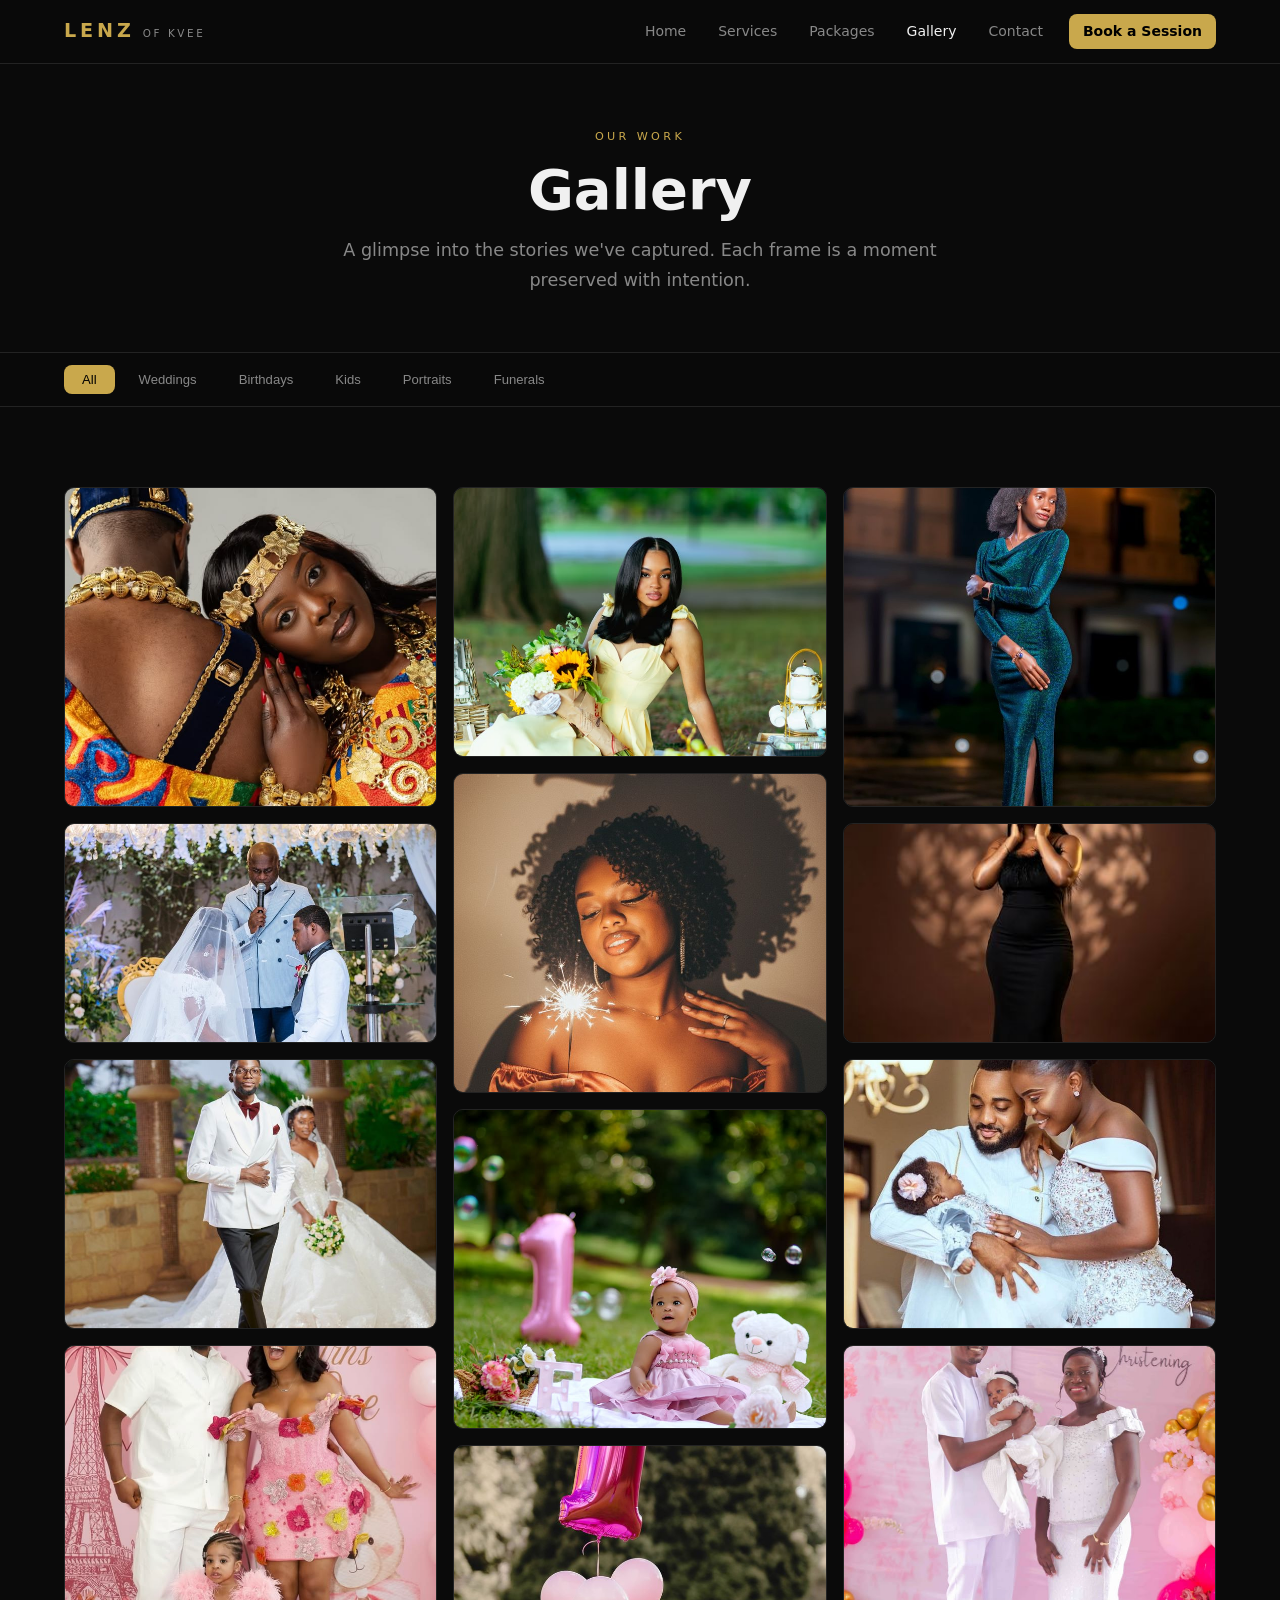
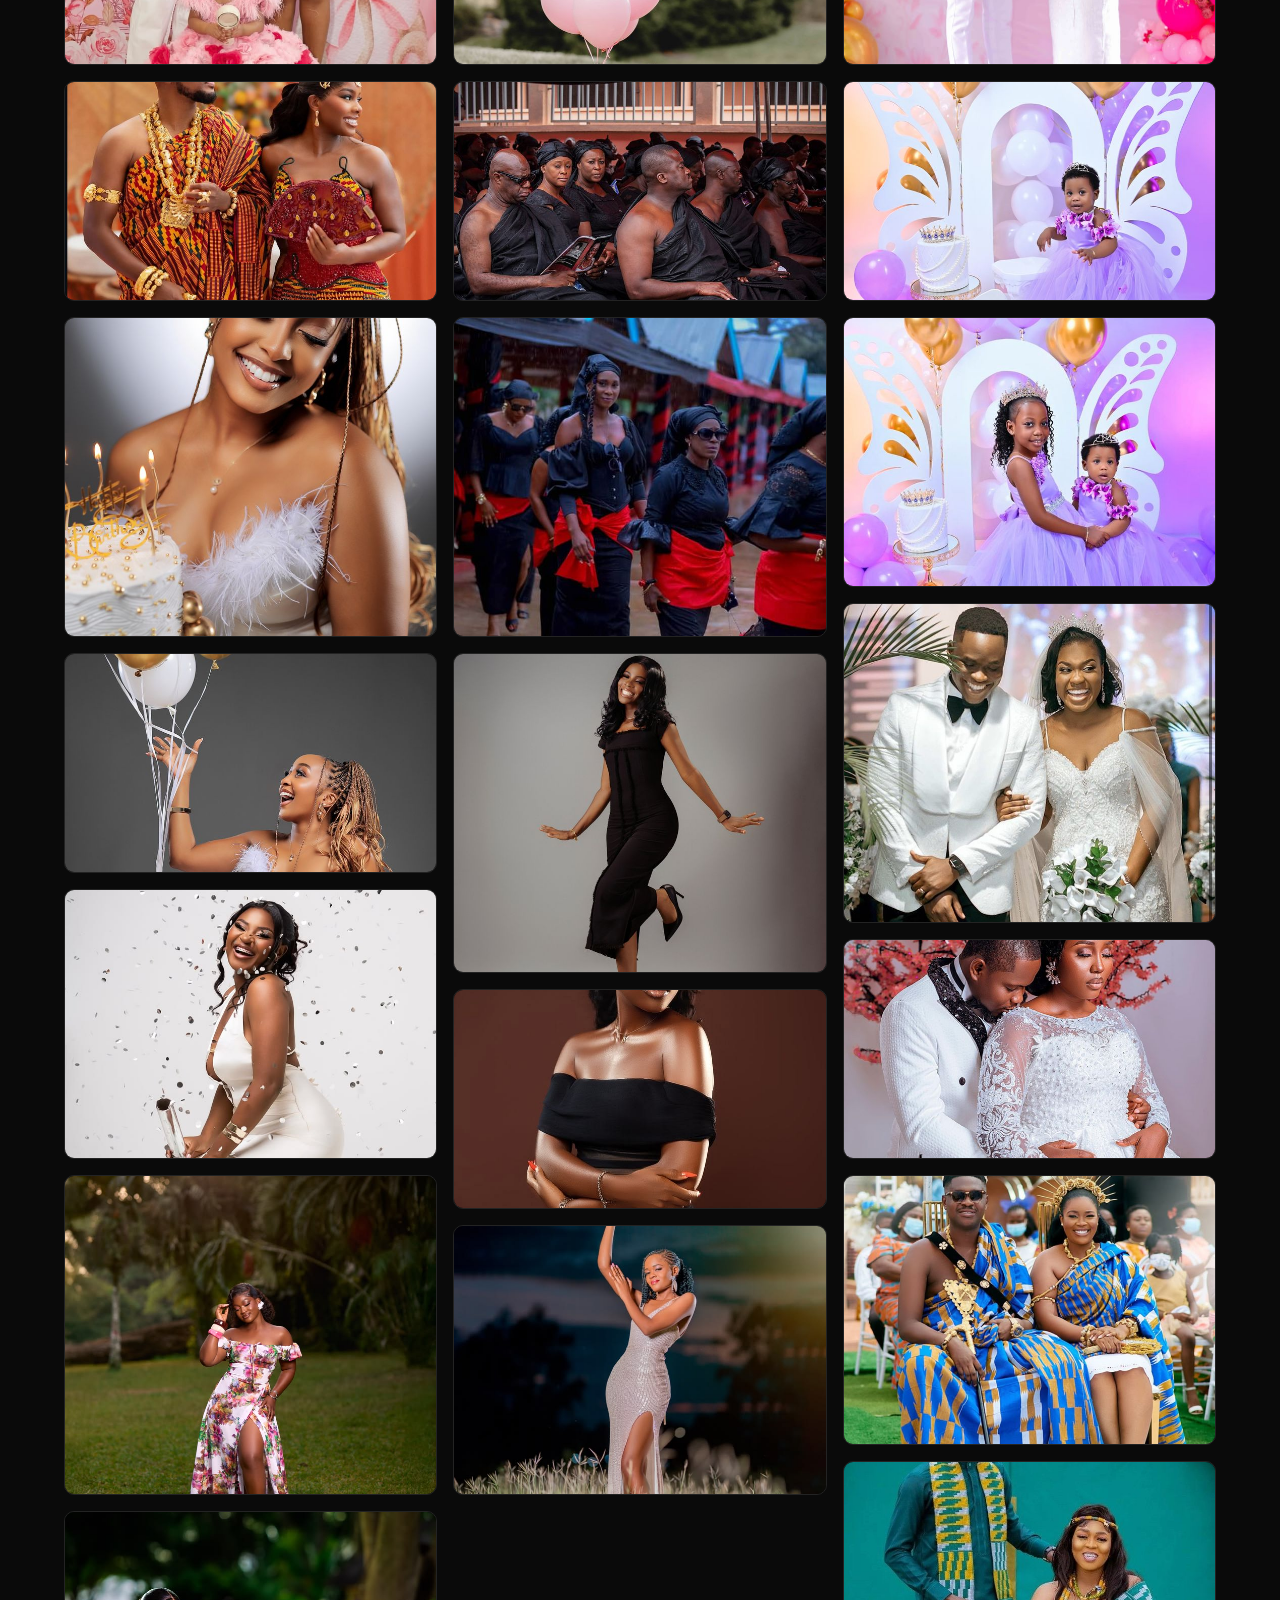
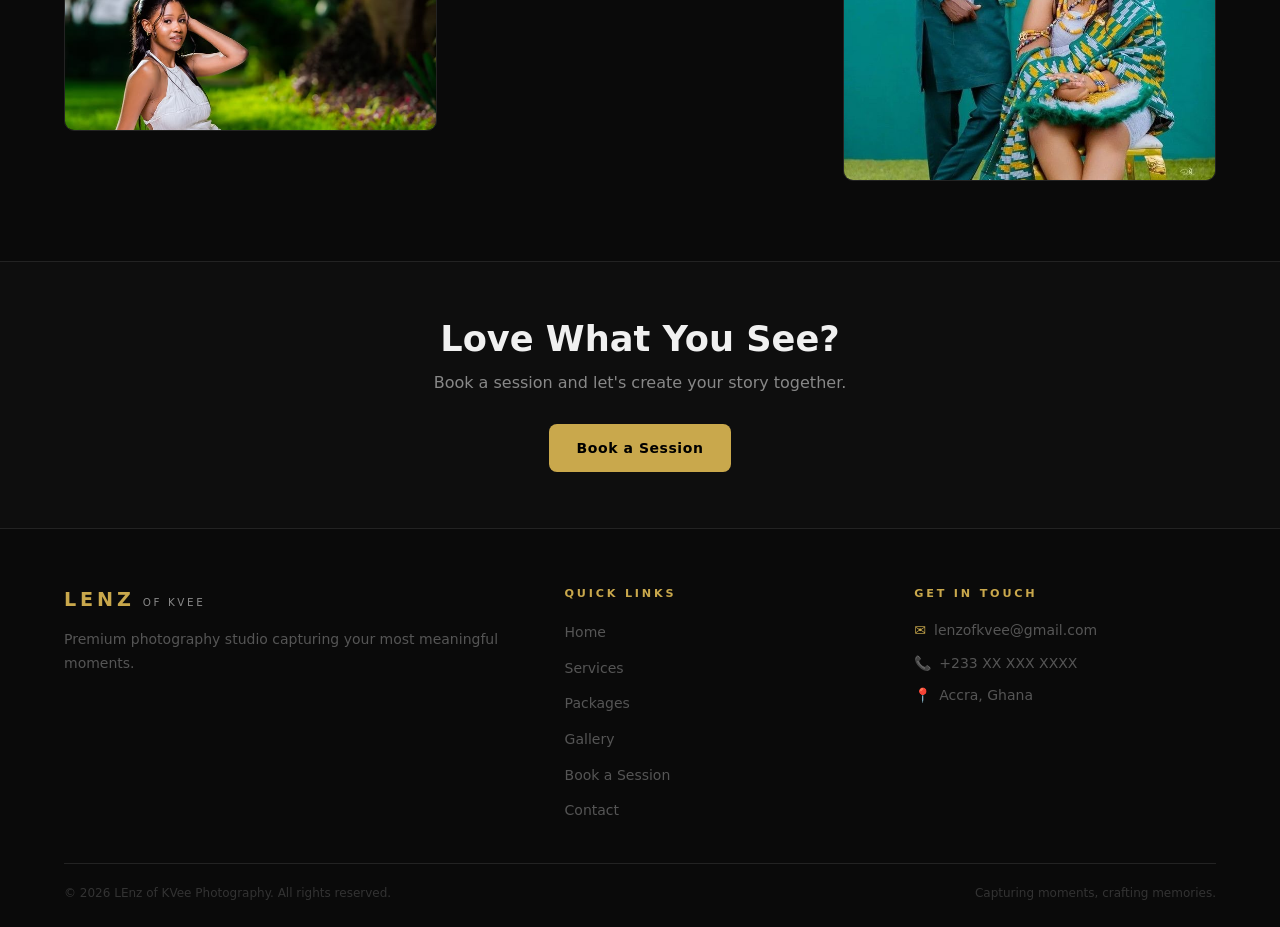
<file: gallery.html>
<!DOCTYPE html>
<html lang="en">
<head>
  <meta charset="UTF-8"/>
  <meta name="viewport" content="width=device-width, initial-scale=1.0"/>
  <title>Gallery | LEnz of KVee Photography Studio</title>
  <link rel="stylesheet" href="styles.css"/>
</head>
<body>
<nav>
  <div class="nav-inner">
    <a href="index.html" class="nav-logo"><span class="brand">LEnz</span><span class="sub">of KVee</span></a>
    <div class="nav-links">
      <a href="index.html">Home</a>
      <a href="services.html">Services</a>
      <a href="packages.html">Packages</a>
      <a href="gallery.html" class="active">Gallery</a>
      <a href="contact.html">Contact</a>
      <a href="booking.html" class="btn-nav">Book a Session</a>
    </div>
    <div class="hamburger" onclick="toggleMenu()"><span></span><span></span><span></span></div>
  </div>
</nav>
<div class="mobile-menu" id="mobileMenu">
  <a href="index.html">Home</a>
  <a href="services.html">Services</a>
  <a href="packages.html">Packages</a>
  <a href="gallery.html" class="active">Gallery</a>
  <a href="contact.html">Contact</a>
  <a href="booking.html" class="btn-nav">Book a Session</a>
</div>

<main>
  <div class="page-hero">
    <div class="container">
      <span class="eyebrow">Our Work</span>
      <h1>Gallery</h1>
      <p class="lead">A glimpse into the stories we've captured. Each frame is a moment preserved with intention.</p>
    </div>
  </div>

  <!-- FILTER BAR -->
  <div class="filter-bar">
    <div class="container">
      <div class="filter-inner" role="group" aria-label="Filter gallery">
        <button class="filter-btn active" data-cat="All">All</button>
        <button class="filter-btn" data-cat="Weddings">Weddings</button>
        <button class="filter-btn" data-cat="Birthdays">Birthdays</button>
        <button class="filter-btn" data-cat="Kids">Kids</button>
        <button class="filter-btn" data-cat="Portraits">Portraits</button>
        <button class="filter-btn" data-cat="Funerals">Funerals</button>
      </div>
    </div>
  </div>

  <section class="section">
    <div class="container">
      <div class="gallery-grid" id="galleryGrid">
        <!-- Items injected by JS -->
      </div>
      <div class="gallery-empty" id="galleryEmpty">No items in this category yet.</div>

    
    </div>
  </section>

  <div class="section-cta">
    <div class="container">
      <h2>Love What You See?</h2>
      <p>Book a session and let's create your story together.</p>
      <a href="booking.html" class="btn btn-primary">Book a Session</a>
    </div>
  </div>
</main>

<footer>
  <div class="footer-inner">
    <div class="footer-grid">
      <div class="footer-brand">
        <div class="nav-logo"><span class="brand">LEnz</span><span class="sub">of KVee</span></div>
        <p>Premium photography studio capturing your most meaningful moments.</p>
      </div>
      <div class="footer-col">
        <h4>Quick Links</h4>
        <ul>
          <li><a href="index.html">Home</a></li>
          <li><a href="services.html">Services</a></li>
          <li><a href="packages.html">Packages</a></li>
          <li><a href="gallery.html">Gallery</a></li>
          <li><a href="booking.html">Book a Session</a></li>
          <li><a href="contact.html">Contact</a></li>
        </ul>
      </div>
      <div class="footer-col">
        <h4>Get in Touch</h4>
        <ul class="footer-contact">
          <li><span class="ic">✉</span> lenzofkvee@gmail.com</li>
          <li><span class="ic">📞</span> +233 XX XXX XXXX</li>
          <li><span class="ic">📍</span> Accra, Ghana</li>
        </ul>
      </div>
    </div>
    <div class="footer-bottom">
      <p>© <span class="yr"></span> LEnz of KVee Photography. All rights reserved.</p>
      <p>Capturing moments, crafting memories.</p>
    </div>
  </div>
</footer>

<script>
function toggleMenu(){ document.getElementById('mobileMenu').classList.toggle('open'); }
document.querySelectorAll('.yr').forEach(el => el.textContent = new Date().getFullYear());

// ── GALLERY DATA ──────────────────────────────────────────────────
const galleryItems = [
  // WEDDINGS
  { id:1,  cat:'Weddings',   title:'Kente Pre-Wedding Shoot',      aspect:'tall',   src:'images/Kente pre-wedding photoshoot.jpg' },
  { id:2,  cat:'Weddings',   title:'Outdoor Wedding in Ghana',     aspect:'wide',   src:'images/Rama & Kwame Did Melt our Hearts with their Outdoor Wedding in Ghana.jpg' },
  { id:3,  cat:'Weddings',   title:'Tiklah Wedding',               aspect:'square', src:'images/Tiklah wedding.jpg' },
  { id:4,  cat:'Weddings',   title:'Couple Goals',                 aspect:'tall',   src:'images/Couple goals.jpg' },
  { id:5,  cat:'Weddings',   title:'African Couple',               aspect:'wide',   src:'images/African couple.jpg' },

  // BIRTHDAYS
  { id:6,  cat:'Birthdays',  title:'Birthday Photoshoot',          aspect:'tall',   src:'images/Birthday Photoshoot.jpg' },
  { id:7,  cat:'Birthdays',  title:'Birthday Photoshoot II',       aspect:'wide',   src:'images/Birthday Photoshoot (1).jpg' },
  { id:8,  cat:'Birthdays',  title:'Birthday Portrait',            aspect:'square', src:'images/Birthday portrait.jpg' },
  { id:9,  cat:'Birthdays',  title:'Birthday Dress',               aspect:'tall',   src:'images/birthday dress.jpg' },
  { id:10, cat:'Birthdays',  title:'Dreamy Birthday Picnic',       aspect:'wide',   src:'images/Dreamy Birthday Picnic✨_ Soft Life in Bloom🤍.jpg' },
  { id:11, cat:'Birthdays',  title:'Picnic Birthday Shoot',        aspect:'square', src:'images/Picnic birthday shoot.jpg' },
  { id:12, cat:'Birthdays',  title:'Birthday Shoot Inspiration',   aspect:'tall',   src:'images/Ideias de Ensaio de Aniversário ✨ Inspiração Feminina aos 22.jpg' },

  // KIDS
  { id:13, cat:'Kids',       title:'1st Birthday Baby Girl',       aspect:'tall',   src:'images/1st birthday baby girl.jpg' },
  { id:14, cat:'Kids',       title:'First Birthday',               aspect:'wide',   src:'images/First birthday.jpg' },

  // FUNERALS
  { id:15, cat:'Funerals',   title:'Asante Tribe Funeral',         aspect:'wide',   src:'images/Asante Tribe Funeral.jpg' },
  { id:16, cat:'Funerals',   title:'Ghanaian Funeral Attire',      aspect:'tall',   src:'images/Ghanaian Funeral Attire.jpg' },

  // PORTRAITS
  { id:17, cat:'Portraits',  title:'Black Outfit Studio',          aspect:'tall',   src:'images/Black Outfit.jpg' },
  { id:18, cat:'Portraits',  title:'Portrait Session',             aspect:'wide',   src:'images/download (9).jpg' },
  { id:19, cat:'Portraits',  title:'Portrait Session',             aspect:'square', src:'images/download (10).jpg' },
  { id:20, cat:'Portraits',  title:'Portrait Session',             aspect:'tall',   src:'images/download (11).jpg' },
  { id:21, cat:'Portraits',  title:'Portrait Session',             aspect:'wide',   src:'images/download (12).jpg' },
  { id:22, cat:'Portraits',  title:'Portrait Session',             aspect:'square', src:'images/download (13).jpg' },
  { id:23, cat:'Portraits',  title:'Portrait Session',             aspect:'tall',   src:'images/download (14).jpg' },
  { id:24, cat:'Portraits',  title:'Portrait Session',             aspect:'wide',   src:'images/download (15).jpg' },
  { id:25, cat:'Portraits',  title:'Portrait Session',             aspect:'square', src:'images/download (16).jpg' },
  { id:26, cat:'Portraits',  title:'Portrait Session',             aspect:'tall',   src:'images/download (17).jpg' },
  { id:27, cat:'Portraits',  title:'Portrait Session',             aspect:'wide',   src:'images/download (18).jpg' },
  { id:28, cat:'Portraits',  title:'Portrait Session',             aspect:'square', src:'images/download (19).jpg' },
  { id:29, cat:'Portraits',  title:'Portrait Session',             aspect:'tall',   src:'images/download (20).jpg' },
];
// ──────────────────────────────────────────────────────────────────

const aspectH = { tall:'320px', wide:'220px', square:'270px' };

function renderGallery(cat){
  const grid = document.getElementById('galleryGrid');
  const empty = document.getElementById('galleryEmpty');
  const filtered = cat === 'All' ? galleryItems : galleryItems.filter(i => i.cat === cat);
  if(filtered.length === 0){
    grid.innerHTML = '';
    empty.style.display = 'block';
    return;
  }
  empty.style.display = 'none';
  grid.innerHTML = filtered.map(item => `
    <div class="gallery-item" data-cat="${item.cat}" style="height:${aspectH[item.aspect] || '260px'}">
      <div class="gallery-placeholder" style="height:100%;">
        ${item.src
          ? `<img src="${item.src}" alt="${item.title}" style="width:100%;height:100%;object-fit:cover;"/>`
          : `<svg width="36" height="36" fill="none" stroke="currentColor" viewBox="0 0 24 24">
               <path stroke-linecap="round" stroke-linejoin="round" stroke-width="1"
                 d="M3 9a2 2 0 012-2h.93a2 2 0 001.664-.89l.812-1.22A2 2 0 0110.07 4h3.86a2 2 0 011.664.89l.812 1.22A2 2 0 0018.07 7H19a2 2 0 012 2v9a2 2 0 01-2 2H5a2 2 0 01-2-2V9z"/>
               <path stroke-linecap="round" stroke-linejoin="round" stroke-width="1" d="M15 13a3 3 0 11-6 0 3 3 0 016 0z"/>
             </svg>
             <span>${item.title}</span>`
        }
      </div>
      <div class="gallery-overlay">
        <span class="cat-tag">${item.cat}</span>
        <span class="img-title">${item.title}</span>
      </div>
    </div>
  `).join('');
}

// Filter buttons
document.querySelectorAll('.filter-btn').forEach(btn => {
  btn.addEventListener('click', function(){
    document.querySelectorAll('.filter-btn').forEach(b => b.classList.remove('active'));
    this.classList.add('active');
    renderGallery(this.dataset.cat);
  });
});

renderGallery('All');
</script>
</body>
</html>
</file>
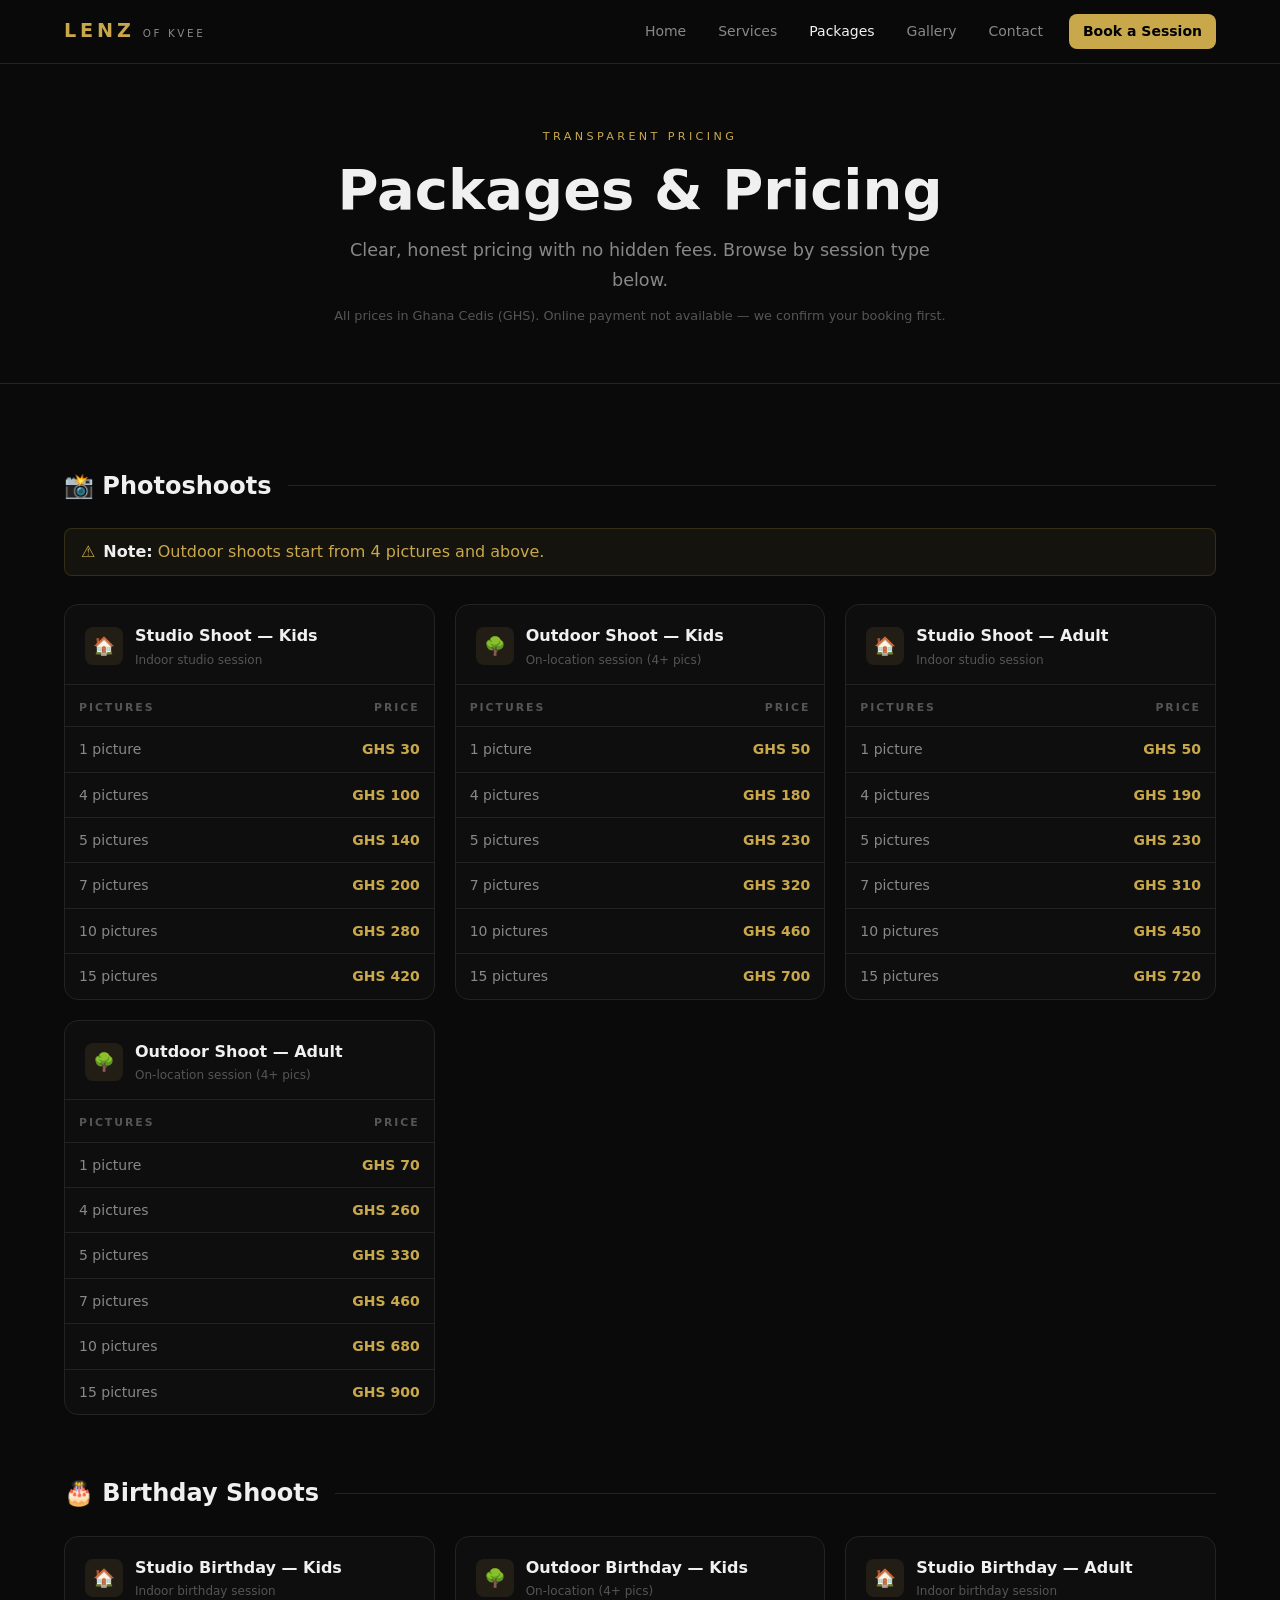
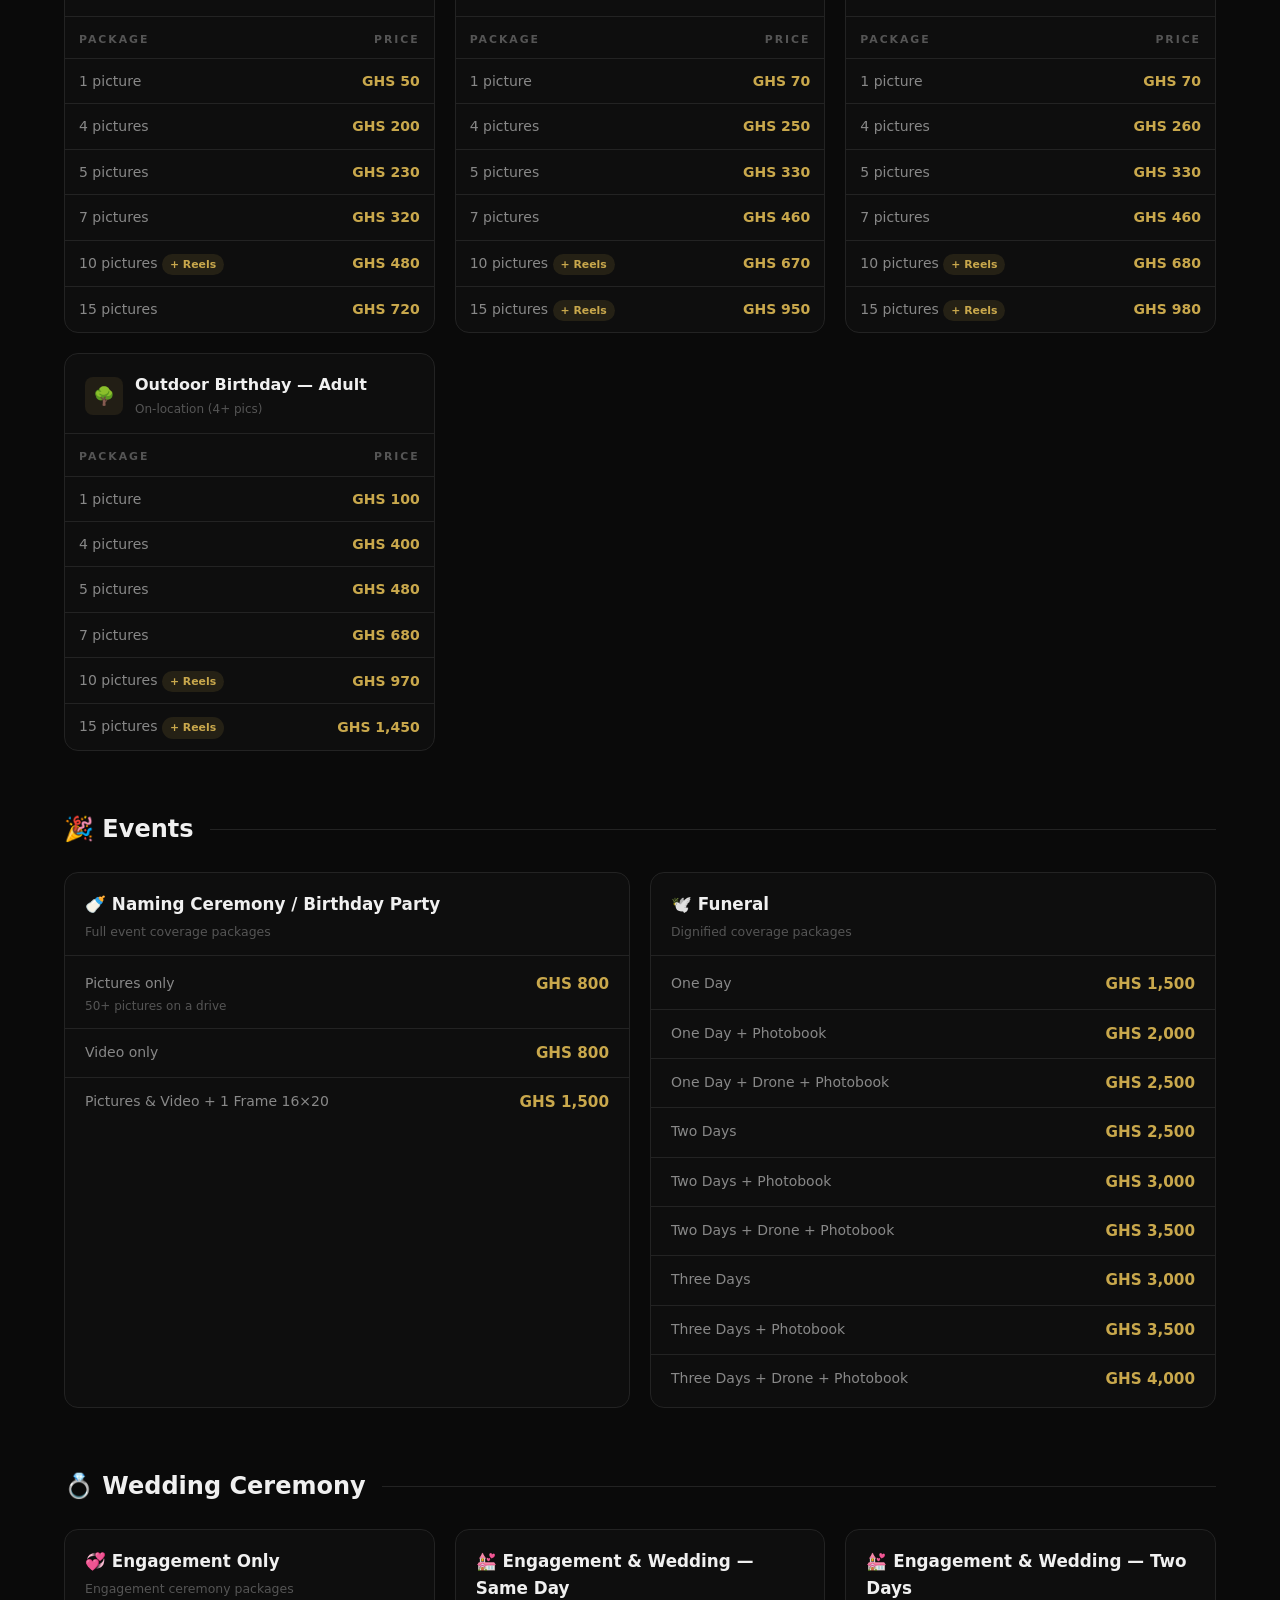
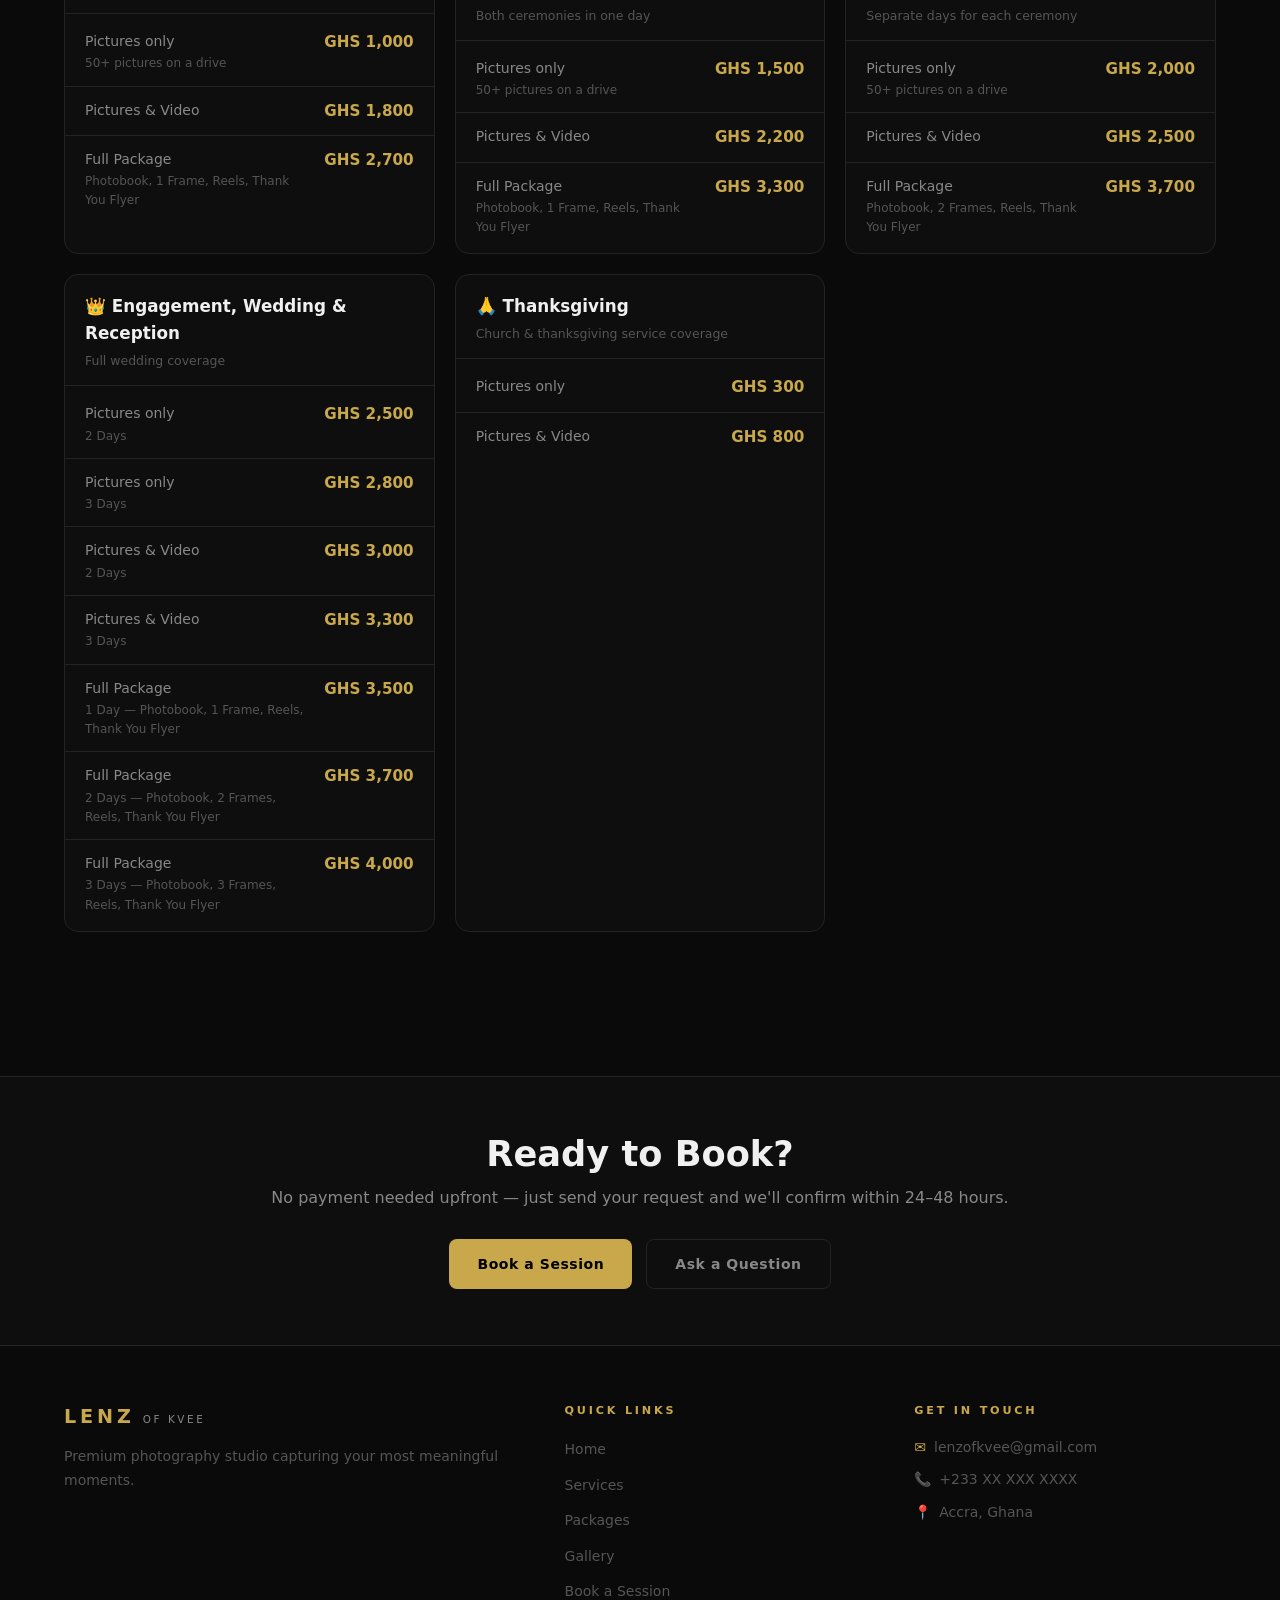
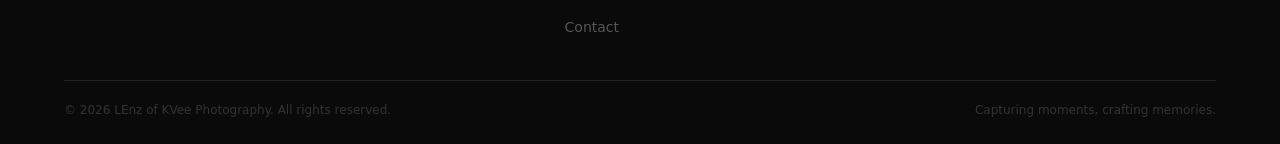
<file: packages.html>
<!DOCTYPE html>
<html lang="en">
<head>
  <meta charset="UTF-8"/>
  <meta name="viewport" content="width=device-width, initial-scale=1.0"/>
  <title>Packages &amp; Pricing | LEnz of KVee Photography</title>
  <link rel="stylesheet" href="styles.css"/>
  <style>
    .price-note { font-size:.75rem; color:var(--gold); background:rgba(201,168,76,.08); border:1px solid rgba(201,168,76,.2); border-radius:6px; padding:8px 14px; display:inline-block; margin-top:10px; }
    .price-table { width:100%; border-collapse:collapse; margin-top:4px; }
    .price-table th { font-size:.68rem; letter-spacing:.18em; text-transform:uppercase; color:var(--dim); padding:10px 14px; text-align:left; border-bottom:1px solid var(--border); }
    .price-table td { padding:11px 14px; font-size:.875rem; border-bottom:1px solid var(--border); color:var(--muted); }
    .price-table tr:last-child td { border-bottom:none; }
    .price-table td:last-child { color:var(--gold); font-weight:700; text-align:right; }
    .price-table tr:hover td { background:rgba(201,168,76,.03); }
    .price-table .tag { display:inline-flex; align-items:center; gap:5px; background:rgba(201,168,76,.12); color:var(--gold); font-size:.68rem; font-weight:600; padding:2px 8px; border-radius:20px; white-space:nowrap; }
    .shoot-grid { display:grid; grid-template-columns:repeat(auto-fit,minmax(300px,1fr)); gap:20px; }
    .shoot-card { background:var(--bg2); border:1px solid var(--border); border-radius:14px; overflow:hidden; }
    .shoot-card-head { padding:18px 20px 14px; border-bottom:1px solid var(--border); display:flex; align-items:center; gap:12px; }
    .shoot-icon { width:38px; height:38px; background:rgba(201,168,76,.1); border-radius:8px; display:flex; align-items:center; justify-content:center; font-size:1.1rem; flex-shrink:0; }
    .shoot-card-head h3 { font-size:1rem; margin-bottom:2px; }
    .shoot-card-head p { font-size:.75rem; color:var(--dim); }
    .event-grid { display:grid; grid-template-columns:repeat(auto-fit,minmax(320px,1fr)); gap:20px; }
    .event-card { background:var(--bg2); border:1px solid var(--border); border-radius:14px; overflow:hidden; }
    .event-card-head { padding:18px 20px 14px; border-bottom:1px solid var(--border); }
    .event-card-head h3 { font-size:1.05rem; margin-bottom:4px; }
    .event-card-head p { font-size:.78rem; color:var(--dim); }
    .event-rows { padding:4px 0; }
    .event-row { display:flex; align-items:flex-start; justify-content:space-between; gap:16px; padding:12px 20px; border-bottom:1px solid var(--border); }
    .event-row:last-child { border-bottom:none; }
    .event-row-label { font-size:.875rem; color:var(--muted); flex:1; }
    .event-row-label small { display:block; font-size:.75rem; color:var(--dim); margin-top:2px; }
    .event-row-price { font-size:.95rem; font-weight:700; color:var(--gold); white-space:nowrap; }
    .outdoor-note { display:flex; align-items:center; gap:8px; background:rgba(201,168,76,.06); border:1px solid rgba(201,168,76,.18); border-radius:8px; padding:10px 16px; margin-bottom:28px; font-size:.82rem; color:var(--muted); }
    .outdoor-note span { color:var(--gold); font-size:1rem; }
    .section-divider { display:flex; align-items:center; gap:16px; margin-bottom:28px; margin-top:8px; }
    .section-divider h2 { white-space:nowrap; font-size:1.5rem; }
    .section-divider .div-line { flex:1; height:1px; background:var(--border); }
  </style>
</head>
<body>
<nav>
  <div class="nav-inner">
    <a href="index.html" class="nav-logo"><span class="brand">LEnz</span><span class="sub">of KVee</span></a>
    <div class="nav-links">
      <a href="index.html">Home</a>
      <a href="services.html">Services</a>
      <a href="packages.html" class="active">Packages</a>
      <a href="gallery.html">Gallery</a>
      <a href="contact.html">Contact</a>
      <a href="booking.html" class="btn-nav">Book a Session</a>
    </div>
    <div class="hamburger" onclick="toggleMenu()"><span></span><span></span><span></span></div>
  </div>
</nav>
<div class="mobile-menu" id="mobileMenu">
  <a href="index.html">Home</a>
  <a href="services.html">Services</a>
  <a href="packages.html" class="active">Packages</a>
  <a href="gallery.html">Gallery</a>
  <a href="contact.html">Contact</a>
  <a href="booking.html" class="btn-nav">Book a Session</a>
</div>

<main>
  <div class="page-hero">
    <div class="container">
      <span class="eyebrow">Transparent Pricing</span>
      <h1>Packages &amp; Pricing</h1>
      <p class="lead">Clear, honest pricing with no hidden fees. Browse by session type below.</p>
      <p class="note">All prices in Ghana Cedis (GHS). Online payment not available — we confirm your booking first.</p>
    </div>
  </div>

  <section class="section">
    <div class="container">

      <!-- ═══ PHOTOSHOOTS ═══ -->
      <div style="margin-bottom:64px;">
        <div class="section-divider"><h2>📸 Photoshoots</h2><div class="div-line"></div></div>

        <div class="outdoor-note">
          <span>⚠️</span>
          <span><strong style="color:var(--text)">Note:</strong> Outdoor shoots start from 4 pictures and above.</span>
        </div>

        <div class="shoot-grid">

          <!-- Studio Kids -->
          <div class="shoot-card">
            <div class="shoot-card-head">
              <div class="shoot-icon">🏠</div>
              <div><h3>Studio Shoot — Kids</h3><p>Indoor studio session</p></div>
            </div>
            <table class="price-table">
              <thead><tr><th>Pictures</th><th style="text-align:right;">Price</th></tr></thead>
              <tbody>
                <tr><td>1 picture</td><td>GHS 30</td></tr>
                <tr><td>4 pictures</td><td>GHS 100</td></tr>
                <tr><td>5 pictures</td><td>GHS 140</td></tr>
                <tr><td>7 pictures</td><td>GHS 200</td></tr>
                <tr><td>10 pictures</td><td>GHS 280</td></tr>
                <tr><td>15 pictures</td><td>GHS 420</td></tr>
              </tbody>
            </table>
          </div>

          <!-- Outdoor Kids -->
          <div class="shoot-card">
            <div class="shoot-card-head">
              <div class="shoot-icon">🌳</div>
              <div><h3>Outdoor Shoot — Kids</h3><p>On-location session (4+ pics)</p></div>
            </div>
            <table class="price-table">
              <thead><tr><th>Pictures</th><th style="text-align:right;">Price</th></tr></thead>
              <tbody>
                <tr><td>1 picture</td><td>GHS 50</td></tr>
                <tr><td>4 pictures</td><td>GHS 180</td></tr>
                <tr><td>5 pictures</td><td>GHS 230</td></tr>
                <tr><td>7 pictures</td><td>GHS 320</td></tr>
                <tr><td>10 pictures</td><td>GHS 460</td></tr>
                <tr><td>15 pictures</td><td>GHS 700</td></tr>
              </tbody>
            </table>
          </div>

          <!-- Studio Adult -->
          <div class="shoot-card">
            <div class="shoot-card-head">
              <div class="shoot-icon">🏠</div>
              <div><h3>Studio Shoot — Adult</h3><p>Indoor studio session</p></div>
            </div>
            <table class="price-table">
              <thead><tr><th>Pictures</th><th style="text-align:right;">Price</th></tr></thead>
              <tbody>
                <tr><td>1 picture</td><td>GHS 50</td></tr>
                <tr><td>4 pictures</td><td>GHS 190</td></tr>
                <tr><td>5 pictures</td><td>GHS 230</td></tr>
                <tr><td>7 pictures</td><td>GHS 310</td></tr>
                <tr><td>10 pictures</td><td>GHS 450</td></tr>
                <tr><td>15 pictures</td><td>GHS 720</td></tr>
              </tbody>
            </table>
          </div>

          <!-- Outdoor Adult -->
          <div class="shoot-card">
            <div class="shoot-card-head">
              <div class="shoot-icon">🌳</div>
              <div><h3>Outdoor Shoot — Adult</h3><p>On-location session (4+ pics)</p></div>
            </div>
            <table class="price-table">
              <thead><tr><th>Pictures</th><th style="text-align:right;">Price</th></tr></thead>
              <tbody>
                <tr><td>1 picture</td><td>GHS 70</td></tr>
                <tr><td>4 pictures</td><td>GHS 260</td></tr>
                <tr><td>5 pictures</td><td>GHS 330</td></tr>
                <tr><td>7 pictures</td><td>GHS 460</td></tr>
                <tr><td>10 pictures</td><td>GHS 680</td></tr>
                <tr><td>15 pictures</td><td>GHS 900</td></tr>
              </tbody>
            </table>
          </div>

        </div>
      </div>

      <!-- ═══ BIRTHDAY SHOOTS ═══ -->
      <div style="margin-bottom:64px;">
        <div class="section-divider"><h2>🎂 Birthday Shoots</h2><div class="div-line"></div></div>

        <div class="shoot-grid">

          <!-- Studio Birthday Kids -->
          <div class="shoot-card">
            <div class="shoot-card-head">
              <div class="shoot-icon">🏠</div>
              <div><h3>Studio Birthday — Kids</h3><p>Indoor birthday session</p></div>
            </div>
            <table class="price-table">
              <thead><tr><th>Package</th><th style="text-align:right;">Price</th></tr></thead>
              <tbody>
                <tr><td>1 picture</td><td>GHS 50</td></tr>
                <tr><td>4 pictures</td><td>GHS 200</td></tr>
                <tr><td>5 pictures</td><td>GHS 230</td></tr>
                <tr><td>7 pictures</td><td>GHS 320</td></tr>
                <tr><td>10 pictures <span class="tag">+ Reels</span></td><td>GHS 480</td></tr>
                <tr><td>15 pictures</td><td>GHS 720</td></tr>
              </tbody>
            </table>
          </div>

          <!-- Outdoor Birthday Kids -->
          <div class="shoot-card">
            <div class="shoot-card-head">
              <div class="shoot-icon">🌳</div>
              <div><h3>Outdoor Birthday — Kids</h3><p>On-location (4+ pics)</p></div>
            </div>
            <table class="price-table">
              <thead><tr><th>Package</th><th style="text-align:right;">Price</th></tr></thead>
              <tbody>
                <tr><td>1 picture</td><td>GHS 70</td></tr>
                <tr><td>4 pictures</td><td>GHS 250</td></tr>
                <tr><td>5 pictures</td><td>GHS 330</td></tr>
                <tr><td>7 pictures</td><td>GHS 460</td></tr>
                <tr><td>10 pictures <span class="tag">+ Reels</span></td><td>GHS 670</td></tr>
                <tr><td>15 pictures <span class="tag">+ Reels</span></td><td>GHS 950</td></tr>
              </tbody>
            </table>
          </div>

          <!-- Studio Birthday Adult -->
          <div class="shoot-card">
            <div class="shoot-card-head">
              <div class="shoot-icon">🏠</div>
              <div><h3>Studio Birthday — Adult</h3><p>Indoor birthday session</p></div>
            </div>
            <table class="price-table">
              <thead><tr><th>Package</th><th style="text-align:right;">Price</th></tr></thead>
              <tbody>
                <tr><td>1 picture</td><td>GHS 70</td></tr>
                <tr><td>4 pictures</td><td>GHS 260</td></tr>
                <tr><td>5 pictures</td><td>GHS 330</td></tr>
                <tr><td>7 pictures</td><td>GHS 460</td></tr>
                <tr><td>10 pictures <span class="tag">+ Reels</span></td><td>GHS 680</td></tr>
                <tr><td>15 pictures <span class="tag">+ Reels</span></td><td>GHS 980</td></tr>
              </tbody>
            </table>
          </div>

          <!-- Outdoor Birthday Adult -->
          <div class="shoot-card">
            <div class="shoot-card-head">
              <div class="shoot-icon">🌳</div>
              <div><h3>Outdoor Birthday — Adult</h3><p>On-location (4+ pics)</p></div>
            </div>
            <table class="price-table">
              <thead><tr><th>Package</th><th style="text-align:right;">Price</th></tr></thead>
              <tbody>
                <tr><td>1 picture</td><td>GHS 100</td></tr>
                <tr><td>4 pictures</td><td>GHS 400</td></tr>
                <tr><td>5 pictures</td><td>GHS 480</td></tr>
                <tr><td>7 pictures</td><td>GHS 680</td></tr>
                <tr><td>10 pictures <span class="tag">+ Reels</span></td><td>GHS 970</td></tr>
                <tr><td>15 pictures <span class="tag">+ Reels</span></td><td>GHS 1,450</td></tr>
              </tbody>
            </table>
          </div>

        </div>
      </div>

      <!-- ═══ EVENTS ═══ -->
      <div style="margin-bottom:64px;">
        <div class="section-divider"><h2>🎉 Events</h2><div class="div-line"></div></div>
        <div class="event-grid">

          <!-- Naming / Birthday Party -->
          <div class="event-card">
            <div class="event-card-head">
              <h3>🍼 Naming Ceremony / Birthday Party</h3>
              <p>Full event coverage packages</p>
            </div>
            <div class="event-rows">
              <div class="event-row">
                <div class="event-row-label">Pictures only<small>50+ pictures on a drive</small></div>
                <div class="event-row-price">GHS 800</div>
              </div>
              <div class="event-row">
                <div class="event-row-label">Video only</div>
                <div class="event-row-price">GHS 800</div>
              </div>
              <div class="event-row">
                <div class="event-row-label">Pictures &amp; Video <span class="tag">+ 1 Frame 16×20</span></div>
                <div class="event-row-price">GHS 1,500</div>
              </div>
            </div>
          </div>

          <!-- Funeral -->
          <div class="event-card">
            <div class="event-card-head">
              <h3>🕊️ Funeral</h3>
              <p>Dignified coverage packages</p>
            </div>
            <div class="event-rows">
              <div class="event-row"><div class="event-row-label">One Day</div><div class="event-row-price">GHS 1,500</div></div>
              <div class="event-row"><div class="event-row-label">One Day <span class="tag">+ Photobook</span></div><div class="event-row-price">GHS 2,000</div></div>
              <div class="event-row"><div class="event-row-label">One Day <span class="tag">+ Drone</span> <span class="tag">+ Photobook</span></div><div class="event-row-price">GHS 2,500</div></div>
              <div class="event-row"><div class="event-row-label">Two Days</div><div class="event-row-price">GHS 2,500</div></div>
              <div class="event-row"><div class="event-row-label">Two Days <span class="tag">+ Photobook</span></div><div class="event-row-price">GHS 3,000</div></div>
              <div class="event-row"><div class="event-row-label">Two Days <span class="tag">+ Drone</span> <span class="tag">+ Photobook</span></div><div class="event-row-price">GHS 3,500</div></div>
              <div class="event-row"><div class="event-row-label">Three Days</div><div class="event-row-price">GHS 3,000</div></div>
              <div class="event-row"><div class="event-row-label">Three Days <span class="tag">+ Photobook</span></div><div class="event-row-price">GHS 3,500</div></div>
              <div class="event-row"><div class="event-row-label">Three Days <span class="tag">+ Drone</span> <span class="tag">+ Photobook</span></div><div class="event-row-price">GHS 4,000</div></div>
            </div>
          </div>

        </div>
      </div>

      <!-- ═══ WEDDING ═══ -->
      <div style="margin-bottom:64px;">
        <div class="section-divider"><h2>💍 Wedding Ceremony</h2><div class="div-line"></div></div>
        <div class="event-grid">

          <!-- Engagement Only -->
          <div class="event-card">
            <div class="event-card-head">
              <h3>💞 Engagement Only</h3>
              <p>Engagement ceremony packages</p>
            </div>
            <div class="event-rows">
              <div class="event-row">
                <div class="event-row-label">Pictures only<small>50+ pictures on a drive</small></div>
                <div class="event-row-price">GHS 1,000</div>
              </div>
              <div class="event-row">
                <div class="event-row-label">Pictures &amp; Video</div>
                <div class="event-row-price">GHS 1,800</div>
              </div>
              <div class="event-row">
                <div class="event-row-label">Full Package<small>Photobook, 1 Frame, Reels, Thank You Flyer</small></div>
                <div class="event-row-price">GHS 2,700</div>
              </div>
            </div>
          </div>

          <!-- Engagement + Wedding Same Day -->
          <div class="event-card">
            <div class="event-card-head">
              <h3>💒 Engagement &amp; Wedding — Same Day</h3>
              <p>Both ceremonies in one day</p>
            </div>
            <div class="event-rows">
              <div class="event-row">
                <div class="event-row-label">Pictures only<small>50+ pictures on a drive</small></div>
                <div class="event-row-price">GHS 1,500</div>
              </div>
              <div class="event-row">
                <div class="event-row-label">Pictures &amp; Video</div>
                <div class="event-row-price">GHS 2,200</div>
              </div>
              <div class="event-row">
                <div class="event-row-label">Full Package<small>Photobook, 1 Frame, Reels, Thank You Flyer</small></div>
                <div class="event-row-price">GHS 3,300</div>
              </div>
            </div>
          </div>

          <!-- Engagement + Wedding Two Days -->
          <div class="event-card">
            <div class="event-card-head">
              <h3>💒 Engagement &amp; Wedding — Two Days</h3>
              <p>Separate days for each ceremony</p>
            </div>
            <div class="event-rows">
              <div class="event-row">
                <div class="event-row-label">Pictures only<small>50+ pictures on a drive</small></div>
                <div class="event-row-price">GHS 2,000</div>
              </div>
              <div class="event-row">
                <div class="event-row-label">Pictures &amp; Video</div>
                <div class="event-row-price">GHS 2,500</div>
              </div>
              <div class="event-row">
                <div class="event-row-label">Full Package<small>Photobook, 2 Frames, Reels, Thank You Flyer</small></div>
                <div class="event-row-price">GHS 3,700</div>
              </div>
            </div>
          </div>

          <!-- Eng + Wedding + Reception -->
          <div class="event-card">
            <div class="event-card-head">
              <h3>👑 Engagement, Wedding &amp; Reception</h3>
              <p>Full wedding coverage</p>
            </div>
            <div class="event-rows">
              <div class="event-row"><div class="event-row-label">Pictures only <small>2 Days</small></div><div class="event-row-price">GHS 2,500</div></div>
              <div class="event-row"><div class="event-row-label">Pictures only <small>3 Days</small></div><div class="event-row-price">GHS 2,800</div></div>
              <div class="event-row"><div class="event-row-label">Pictures &amp; Video <small>2 Days</small></div><div class="event-row-price">GHS 3,000</div></div>
              <div class="event-row"><div class="event-row-label">Pictures &amp; Video <small>3 Days</small></div><div class="event-row-price">GHS 3,300</div></div>
              <div class="event-row">
                <div class="event-row-label">Full Package <small>1 Day — Photobook, 1 Frame, Reels, Thank You Flyer</small></div>
                <div class="event-row-price">GHS 3,500</div>
              </div>
              <div class="event-row">
                <div class="event-row-label">Full Package <small>2 Days — Photobook, 2 Frames, Reels, Thank You Flyer</small></div>
                <div class="event-row-price">GHS 3,700</div>
              </div>
              <div class="event-row">
                <div class="event-row-label">Full Package <small>3 Days — Photobook, 3 Frames, Reels, Thank You Flyer</small></div>
                <div class="event-row-price">GHS 4,000</div>
              </div>
            </div>
          </div>

          <!-- Thanksgiving -->
          <div class="event-card">
            <div class="event-card-head">
              <h3>🙏 Thanksgiving</h3>
              <p>Church &amp; thanksgiving service coverage</p>
            </div>
            <div class="event-rows">
              <div class="event-row"><div class="event-row-label">Pictures only</div><div class="event-row-price">GHS 300</div></div>
              <div class="event-row"><div class="event-row-label">Pictures &amp; Video</div><div class="event-row-price">GHS 800</div></div>
            </div>
          </div>

        </div>
      </div>

    </div>
  </section>

  <div class="section-cta">
    <div class="container">
      <h2>Ready to Book?</h2>
      <p>No payment needed upfront — just send your request and we'll confirm within 24–48 hours.</p>
      <div class="cta-btns">
        <a href="booking.html" class="btn btn-primary">Book a Session</a>
        <a href="contact.html" class="btn btn-outline">Ask a Question</a>
      </div>
    </div>
  </div>
</main>

<footer>
  <div class="footer-inner">
    <div class="footer-grid">
      <div class="footer-brand">
        <div class="nav-logo"><span class="brand">LEnz</span><span class="sub">of KVee</span></div>
        <p>Premium photography studio capturing your most meaningful moments.</p>
      </div>
      <div class="footer-col">
        <h4>Quick Links</h4>
        <ul>
          <li><a href="index.html">Home</a></li>
          <li><a href="services.html">Services</a></li>
          <li><a href="packages.html">Packages</a></li>
          <li><a href="gallery.html">Gallery</a></li>
          <li><a href="booking.html">Book a Session</a></li>
          <li><a href="contact.html">Contact</a></li>
        </ul>
      </div>
      <div class="footer-col">
        <h4>Get in Touch</h4>
        <ul class="footer-contact">
          <li><span class="ic">✉</span> lenzofkvee@gmail.com</li>
          <li><span class="ic">📞</span> +233 XX XXX XXXX</li>
          <li><span class="ic">📍</span> Accra, Ghana</li>
        </ul>
      </div>
    </div>
    <div class="footer-bottom">
      <p>© <span class="yr"></span> LEnz of KVee Photography. All rights reserved.</p>
      <p>Capturing moments, crafting memories.</p>
    </div>
  </div>
</footer>
<script>
  function toggleMenu(){ document.getElementById('mobileMenu').classList.toggle('open'); }
  document.querySelectorAll('.yr').forEach(el => el.textContent = new Date().getFullYear());
</script>
</body>
</html>
</file>
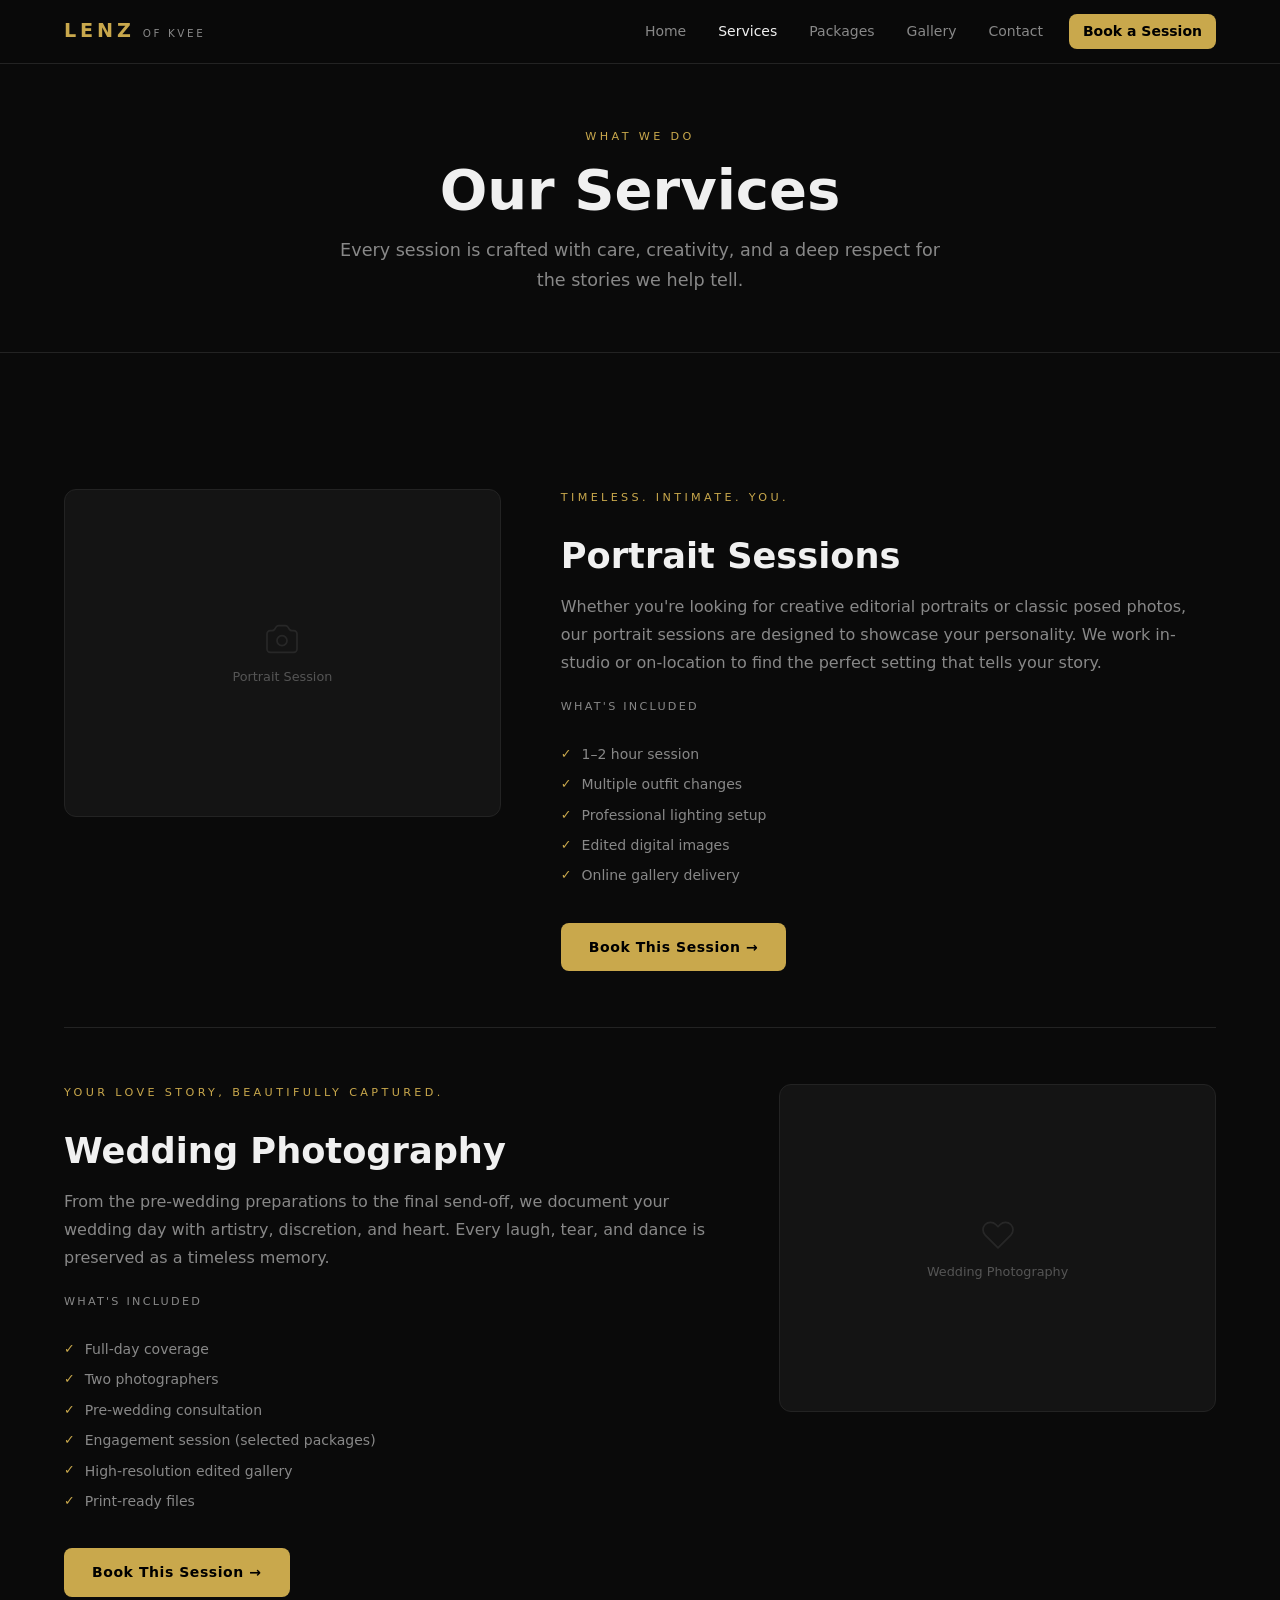
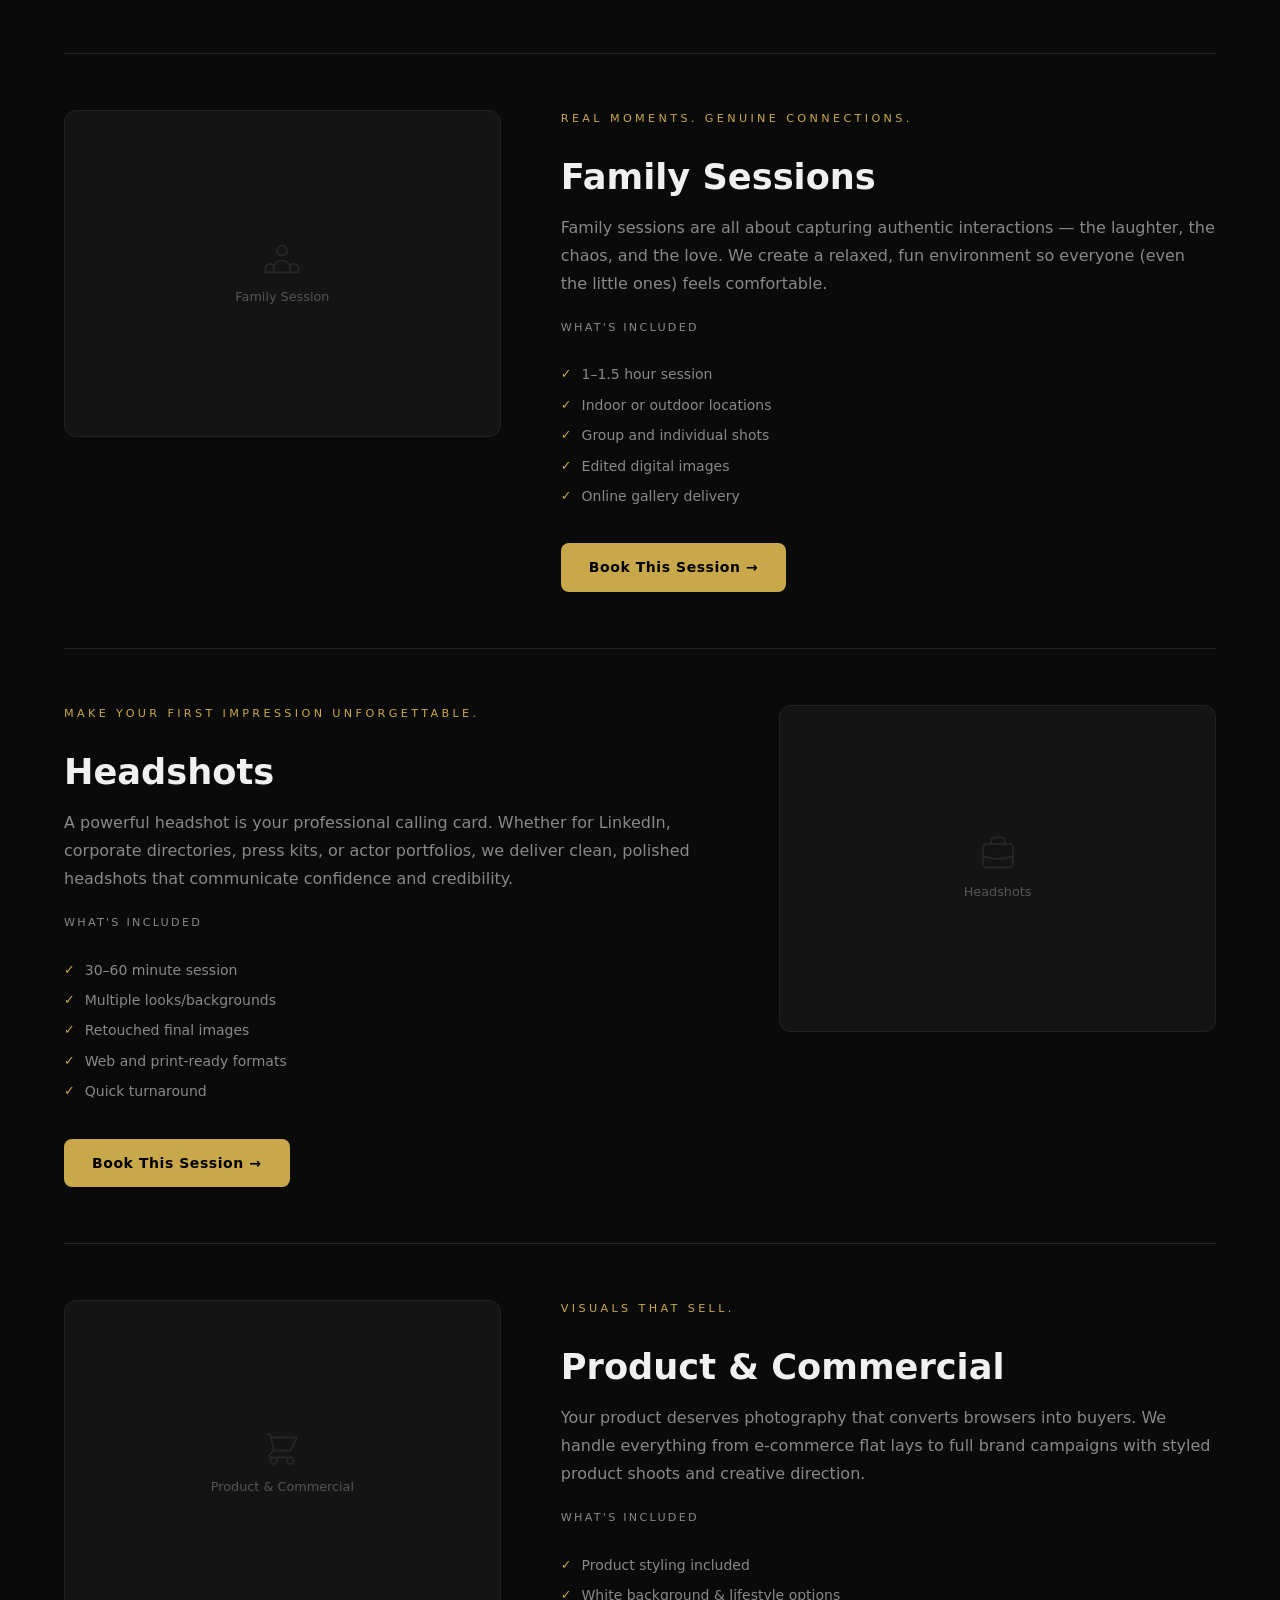
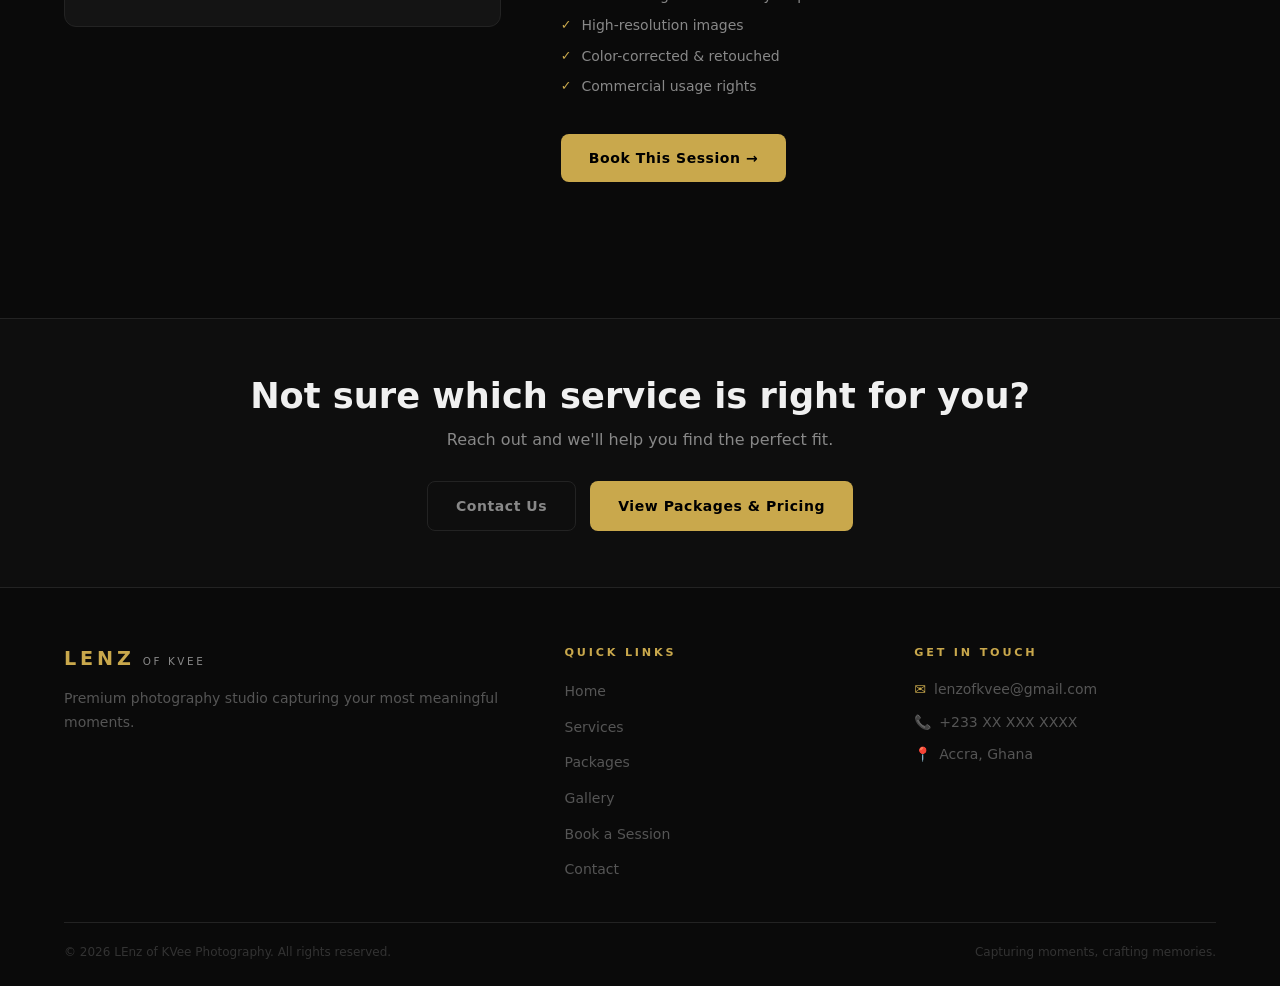
<file: services.html>
<!DOCTYPE html>
<html lang="en">
<head>
  <meta charset="UTF-8"/>
  <meta name="viewport" content="width=device-width, initial-scale=1.0"/>
  <title>Services | LEnz of KVee Photography</title>
  <link rel="stylesheet" href="styles.css"/>
</head>
<body>
<nav>
  <div class="nav-inner">
    <a href="index.html" class="nav-logo"><span class="brand">LEnz</span><span class="sub">of KVee</span></a>
    <div class="nav-links">
      <a href="index.html">Home</a>
      <a href="services.html" class="active">Services</a>
      <a href="packages.html">Packages</a>
      <a href="gallery.html">Gallery</a>
      <a href="contact.html">Contact</a>
      <a href="booking.html" class="btn-nav">Book a Session</a>
    </div>
    <div class="hamburger" onclick="toggleMenu()"><span></span><span></span><span></span></div>
  </div>
</nav>
<div class="mobile-menu" id="mobileMenu">
  <a href="index.html">Home</a>
  <a href="services.html" class="active">Services</a>
  <a href="packages.html">Packages</a>
  <a href="gallery.html">Gallery</a>
  <a href="contact.html">Contact</a>
  <a href="booking.html" class="btn-nav">Book a Session</a>
</div>

<main>
  <div class="page-hero">
    <div class="container">
      <span class="eyebrow">What We Do</span>
      <h1>Our Services</h1>
      <p class="lead">Every session is crafted with care, creativity, and a deep respect for the stories we help tell.</p>
    </div>
  </div>

  <section class="section">
    <div class="container">

      <!-- Portrait -->
      <div class="service-row">
        <div class="service-img">
          <svg width="40" height="40" fill="none" stroke="currentColor" viewBox="0 0 24 24"><path stroke-linecap="round" stroke-linejoin="round" stroke-width="1" d="M3 9a2 2 0 012-2h.93a2 2 0 001.664-.89l.812-1.22A2 2 0 0110.07 4h3.86a2 2 0 011.664.89l.812 1.22A2 2 0 0018.07 7H19a2 2 0 012 2v9a2 2 0 01-2 2H5a2 2 0 01-2-2V9z"/><path stroke-linecap="round" stroke-linejoin="round" stroke-width="1" d="M15 13a3 3 0 11-6 0 3 3 0 016 0z"/></svg>
          <span>Portrait Session</span>
        </div>
        <div class="service-detail">
          <span class="eyebrow">Timeless. Intimate. You.</span>
          <h2>Portrait Sessions</h2>
          <p>Whether you're looking for creative editorial portraits or classic posed photos, our portrait sessions are designed to showcase your personality. We work in-studio or on-location to find the perfect setting that tells your story.</p>
          <p class="includes-title">What's Included</p>
          <ul class="includes-list">
            <li>1–2 hour session</li>
            <li>Multiple outfit changes</li>
            <li>Professional lighting setup</li>
            <li>Edited digital images</li>
            <li>Online gallery delivery</li>
          </ul>
          <div style="margin-top:20px;"><a href="booking.html?service=Portrait+Session" class="btn btn-primary">Book This Session →</a></div>
        </div>
      </div>

      <!-- Wedding -->
      <div class="service-row reverse">
        <div class="service-img">
          <svg width="40" height="40" fill="none" stroke="currentColor" viewBox="0 0 24 24"><path stroke-linecap="round" stroke-linejoin="round" stroke-width="1" d="M4.318 6.318a4.5 4.5 0 000 6.364L12 20.364l7.682-7.682a4.5 4.5 0 00-6.364-6.364L12 7.636l-1.318-1.318a4.5 4.5 0 00-6.364 0z"/></svg>
          <span>Wedding Photography</span>
        </div>
        <div class="service-detail">
          <span class="eyebrow">Your love story, beautifully captured.</span>
          <h2>Wedding Photography</h2>
          <p>From the pre-wedding preparations to the final send-off, we document your wedding day with artistry, discretion, and heart. Every laugh, tear, and dance is preserved as a timeless memory.</p>
          <p class="includes-title">What's Included</p>
          <ul class="includes-list">
            <li>Full-day coverage</li>
            <li>Two photographers</li>
            <li>Pre-wedding consultation</li>
            <li>Engagement session (selected packages)</li>
            <li>High-resolution edited gallery</li>
            <li>Print-ready files</li>
          </ul>
          <div style="margin-top:20px;"><a href="booking.html?service=Wedding+Photography" class="btn btn-primary">Book This Session →</a></div>
        </div>
      </div>

      <!-- Family -->
      <div class="service-row">
        <div class="service-img">
          <svg width="40" height="40" fill="none" stroke="currentColor" viewBox="0 0 24 24"><path stroke-linecap="round" stroke-linejoin="round" stroke-width="1" d="M17 20h5v-2a3 3 0 00-5.356-1.857M17 20H7m10 0v-2c0-.656-.126-1.283-.356-1.857M7 20H2v-2a3 3 0 015.356-1.857M7 20v-2c0-.656.126-1.283.356-1.857m0 0a5.002 5.002 0 019.288 0M15 7a3 3 0 11-6 0 3 3 0 016 0z"/></svg>
          <span>Family Session</span>
        </div>
        <div class="service-detail">
          <span class="eyebrow">Real moments. Genuine connections.</span>
          <h2>Family Sessions</h2>
          <p>Family sessions are all about capturing authentic interactions — the laughter, the chaos, and the love. We create a relaxed, fun environment so everyone (even the little ones) feels comfortable.</p>
          <p class="includes-title">What's Included</p>
          <ul class="includes-list">
            <li>1–1.5 hour session</li>
            <li>Indoor or outdoor locations</li>
            <li>Group and individual shots</li>
            <li>Edited digital images</li>
            <li>Online gallery delivery</li>
          </ul>
          <div style="margin-top:20px;"><a href="booking.html?service=Family+Session" class="btn btn-primary">Book This Session →</a></div>
        </div>
      </div>

      <!-- Headshots -->
      <div class="service-row reverse">
        <div class="service-img">
          <svg width="40" height="40" fill="none" stroke="currentColor" viewBox="0 0 24 24"><path stroke-linecap="round" stroke-linejoin="round" stroke-width="1" d="M21 13.255A23.931 23.931 0 0112 15c-3.183 0-6.22-.62-9-1.745M16 6V4a2 2 0 00-2-2h-4a2 2 0 00-2 2v2m4 6h.01M5 20h14a2 2 0 002-2V8a2 2 0 00-2-2H5a2 2 0 00-2 2v10a2 2 0 002 2z"/></svg>
          <span>Headshots</span>
        </div>
        <div class="service-detail">
          <span class="eyebrow">Make your first impression unforgettable.</span>
          <h2>Headshots</h2>
          <p>A powerful headshot is your professional calling card. Whether for LinkedIn, corporate directories, press kits, or actor portfolios, we deliver clean, polished headshots that communicate confidence and credibility.</p>
          <p class="includes-title">What's Included</p>
          <ul class="includes-list">
            <li>30–60 minute session</li>
            <li>Multiple looks/backgrounds</li>
            <li>Retouched final images</li>
            <li>Web and print-ready formats</li>
            <li>Quick turnaround</li>
          </ul>
          <div style="margin-top:20px;"><a href="booking.html?service=Headshots" class="btn btn-primary">Book This Session →</a></div>
        </div>
      </div>

      <!-- Commercial -->
      <div class="service-row">
        <div class="service-img">
          <svg width="40" height="40" fill="none" stroke="currentColor" viewBox="0 0 24 24"><path stroke-linecap="round" stroke-linejoin="round" stroke-width="1" d="M3 3h2l.4 2M7 13h10l4-8H5.4M7 13L5.4 5M7 13l-2.293 2.293c-.63.63-.184 1.707.707 1.707H17m0 0a2 2 0 100 4 2 2 0 000-4zm-8 2a2 2 0 11-4 0 2 2 0 014 0z"/></svg>
          <span>Product &amp; Commercial</span>
        </div>
        <div class="service-detail">
          <span class="eyebrow">Visuals that sell.</span>
          <h2>Product &amp; Commercial</h2>
          <p>Your product deserves photography that converts browsers into buyers. We handle everything from e-commerce flat lays to full brand campaigns with styled product shoots and creative direction.</p>
          <p class="includes-title">What's Included</p>
          <ul class="includes-list">
            <li>Product styling included</li>
            <li>White background &amp; lifestyle options</li>
            <li>High-resolution images</li>
            <li>Color-corrected &amp; retouched</li>
            <li>Commercial usage rights</li>
          </ul>
          <div style="margin-top:20px;"><a href="booking.html?service=Product+%26+Commercial" class="btn btn-primary">Book This Session →</a></div>
        </div>
      </div>

    </div>
  </section>

  <div class="section-cta">
    <div class="container">
      <h2>Not sure which service is right for you?</h2>
      <p>Reach out and we'll help you find the perfect fit.</p>
      <div class="cta-btns">
        <a href="contact.html" class="btn btn-outline">Contact Us</a>
        <a href="packages.html" class="btn btn-primary">View Packages &amp; Pricing</a>
      </div>
    </div>
  </div>
</main>

<footer>
  <div class="footer-inner">
    <div class="footer-grid">
      <div class="footer-brand">
        <div class="nav-logo"><span class="brand">LEnz</span><span class="sub">of KVee</span></div>
        <p>Premium photography studio capturing your most meaningful moments.</p>
      </div>
      <div class="footer-col">
        <h4>Quick Links</h4>
        <ul>
          <li><a href="index.html">Home</a></li>
          <li><a href="services.html">Services</a></li>
          <li><a href="packages.html">Packages</a></li>
          <li><a href="gallery.html">Gallery</a></li>
          <li><a href="booking.html">Book a Session</a></li>
          <li><a href="contact.html">Contact</a></li>
        </ul>
      </div>
      <div class="footer-col">
        <h4>Get in Touch</h4>
        <ul class="footer-contact">
          <li><span class="ic">✉</span> lenzofkvee@gmail.com</li>
          <li><span class="ic">📞</span> +233 XX XXX XXXX</li>
          <li><span class="ic">📍</span> Accra, Ghana</li>
        </ul>
      </div>
    </div>
    <div class="footer-bottom">
      <p>© <span class="yr"></span> LEnz of KVee Photography. All rights reserved.</p>
      <p>Capturing moments, crafting memories.</p>
    </div>
  </div>
</footer>
<script>
  function toggleMenu(){ document.getElementById('mobileMenu').classList.toggle('open'); }
  document.querySelectorAll('.yr').forEach(el => el.textContent = new Date().getFullYear());
</script>
</body>
</html>
</file>
<file: styles.css>
/* ===== RESET & BASE ===== */
*, *::before, *::after { box-sizing: border-box; margin: 0; padding: 0; }

:root {
  --bg: #0a0a0a;
  --bg2: #0e0e0e;
  --card: #141414;
  --border: #232323;
  --gold: #c9a84c;
  --gold-light: #e8c87a;
  --text: #f0f0f0;
  --muted: #888;
  --dim: #555;
  --radius: 8px;
  --nav-h: 64px;
}

html { scroll-behavior: smooth; font-size: 16px; }

body {
  background: var(--bg);
  color: var(--text);
  font-family: 'Segoe UI', system-ui, -apple-system, sans-serif;
  line-height: 1.6;
  min-height: 100vh;
  display: flex;
  flex-direction: column;
}

a { text-decoration: none; color: inherit; }
img { max-width: 100%; display: block; }
ul { list-style: none; }

::-webkit-scrollbar { width: 5px; }
::-webkit-scrollbar-track { background: var(--bg); }
::-webkit-scrollbar-thumb { background: var(--gold); border-radius: 3px; }

/* ===== NAV ===== */
nav {
  position: fixed; top: 0; left: 0; right: 0; z-index: 100;
  height: var(--nav-h);
  background: rgba(10,10,10,0.92);
  backdrop-filter: blur(10px);
  border-bottom: 1px solid var(--border);
  display: flex; align-items: center;
}

.nav-inner {
  max-width: 1200px; margin: 0 auto; padding: 0 24px;
  width: 100%;
  display: flex; align-items: center; justify-content: space-between;
}

.nav-logo { display: flex; align-items: baseline; gap: 8px; }
.nav-logo .brand { font-size: 1.2rem; font-weight: 800; color: var(--gold); letter-spacing: 0.2em; text-transform: uppercase; }
.nav-logo .sub { font-size: 0.65rem; color: var(--muted); letter-spacing: 0.25em; text-transform: uppercase; font-weight: 300; }

.nav-links { display: flex; align-items: center; gap: 4px; }
.nav-links a {
  padding: 6px 14px; font-size: 0.875rem; color: var(--muted);
  border-radius: var(--radius); transition: color .2s;
}
.nav-links a:hover, .nav-links a.active { color: var(--text); }
.nav-links a.btn-nav {
  background: var(--gold); color: #000; font-weight: 600;
  margin-left: 8px;
}
.nav-links a.btn-nav:hover { background: var(--gold-light); }

.hamburger { display: none; flex-direction: column; gap: 5px; cursor: pointer; padding: 4px; }
.hamburger span { width: 24px; height: 2px; background: var(--muted); border-radius: 2px; transition: .3s; }

.mobile-menu {
  display: none; position: fixed; top: var(--nav-h); left: 0; right: 0;
  background: var(--bg); border-bottom: 1px solid var(--border);
  z-index: 99; padding: 12px 24px 16px; flex-direction: column; gap: 4px;
}
.mobile-menu.open { display: flex; }
.mobile-menu a {
  padding: 12px 16px; font-size: 0.875rem; color: var(--muted);
  border-radius: var(--radius); transition: background .2s, color .2s;
}
.mobile-menu a:hover, .mobile-menu a.active { color: var(--text); background: var(--card); }
.mobile-menu a.btn-nav {
  background: var(--gold); color: #000; font-weight: 600;
  margin-top: 8px; text-align: center;
}

/* ===== LAYOUT ===== */
main { flex: 1; padding-top: var(--nav-h); }
.container { max-width: 1200px; margin: 0 auto; padding: 0 24px; }
.section { padding: 80px 0; }
.section-sm { padding: 48px 0; }

/* ===== TYPOGRAPHY ===== */
.eyebrow {
  font-size: 0.7rem; letter-spacing: 0.3em; text-transform: uppercase;
  color: var(--gold); margin-bottom: 12px; display: block;
}
h1 { font-size: clamp(2.2rem, 5vw, 3.5rem); font-weight: 800; line-height: 1.15; }
h2 { font-size: clamp(1.6rem, 3vw, 2.2rem); font-weight: 700; line-height: 1.2; }
h3 { font-size: 1.1rem; font-weight: 600; }
p.lead { font-size: 1.1rem; color: var(--muted); max-width: 600px; line-height: 1.7; }
.text-gold { color: var(--gold); }
.text-muted { color: var(--muted); }
.text-center { text-align: center; }

/* ===== BUTTONS ===== */
.btn {
  display: inline-flex; align-items: center; gap: 8px;
  padding: 13px 28px; border-radius: var(--radius);
  font-size: 0.875rem; font-weight: 600; letter-spacing: 0.04em;
  cursor: pointer; transition: .2s; border: none;
}
.btn-primary { background: var(--gold); color: #000; }
.btn-primary:hover { background: var(--gold-light); }
.btn-outline {
  background: transparent; color: var(--muted);
  border: 1px solid var(--border);
}
.btn-outline:hover { border-color: var(--gold); color: var(--gold); }

/* ===== DIVIDER ===== */
.divider { border: none; border-top: 1px solid var(--border); margin: 0; }

/* ===== CARDS ===== */
.card {
  background: var(--card); border: 1px solid var(--border);
  border-radius: 12px; padding: 28px;
  transition: border-color .3s;
}
.card:hover { border-color: rgba(201,168,76,0.35); }

/* ===== HERO ===== */
.hero {
  min-height: calc(100vh - var(--nav-h));
  display: flex; align-items: center; justify-content: center;
  text-align: center; position: relative; overflow: hidden;
  background: radial-gradient(ellipse at 60% 40%, rgba(201,168,76,.07) 0%, transparent 60%),
              radial-gradient(ellipse at 20% 80%, rgba(201,168,76,.04) 0%, transparent 50%);
}
.hero-content { position: relative; z-index: 2; max-width: 800px; padding: 40px 24px; }
.hero h1 { margin-bottom: 20px; }
.hero p.lead { margin: 0 auto 36px; }
.hero-btns { display: flex; gap: 14px; justify-content: center; flex-wrap: wrap; }
.hero-line { position: absolute; left: 0; right: 0; height: 1px; background: linear-gradient(90deg, transparent, rgba(201,168,76,.12), transparent); }
.hero-line.top { top: 25%; }
.hero-line.bot { bottom: 25%; }
.scroll-hint { position: absolute; bottom: 32px; left: 50%; transform: translateX(-50%); display: flex; flex-direction: column; align-items: center; gap: 6px; color: var(--dim); font-size: .65rem; letter-spacing: .2em; text-transform: uppercase; }
.scroll-hint .line { width: 1px; height: 32px; background: linear-gradient(to bottom, var(--gold), transparent); }

/* ===== STATS ===== */
.stats-bar { background: var(--bg2); border-top: 1px solid var(--border); border-bottom: 1px solid var(--border); }
.stats-grid { display: grid; grid-template-columns: repeat(4, 1fr); text-align: center; padding: 40px 0; gap: 20px; }
.stat-val { font-size: 2.2rem; font-weight: 800; color: var(--gold); line-height: 1; margin-bottom: 4px; }
.stat-label { font-size: .7rem; letter-spacing: .2em; text-transform: uppercase; color: var(--dim); }

/* ===== SERVICES GRID ===== */
.services-grid { display: grid; grid-template-columns: repeat(auto-fit, minmax(280px, 1fr)); gap: 20px; }
.service-card .icon {
  width: 48px; height: 48px; border-radius: 10px;
  background: rgba(201,168,76,.1); color: var(--gold);
  display: flex; align-items: center; justify-content: center;
  font-size: 1.4rem; margin-bottom: 18px;
  transition: background .3s;
}
.service-card:hover .icon { background: rgba(201,168,76,.2); }
.service-card h3 { margin-bottom: 8px; }
.service-card p { color: var(--muted); font-size: .9rem; line-height: 1.6; }

/* ===== ABOUT ===== */
.about-grid { display: grid; grid-template-columns: 1fr 1fr; gap: 64px; align-items: center; }
.about-img {
  aspect-ratio: 4/5; background: var(--card); border: 1px solid var(--border);
  border-radius: 12px; display: flex; align-items: center; justify-content: center;
  color: var(--border); font-size: .8rem; position: relative;
}
.about-img::after { content: ''; position: absolute; bottom: -16px; right: -16px; width: 80px; height: 80px; border: 1px solid rgba(201,168,76,.2); border-radius: 8px; pointer-events: none; }
.about-img::before { content: ''; position: absolute; top: -12px; left: -12px; width: 56px; height: 56px; border: 1px solid rgba(201,168,76,.1); border-radius: 6px; pointer-events: none; }
.about-text { display: flex; flex-direction: column; gap: 16px; }
.about-text p { color: var(--muted); line-height: 1.75; }
.about-link { display: inline-flex; align-items: center; gap: 8px; color: var(--gold); font-size: .875rem; font-weight: 500; margin-top: 8px; transition: gap .2s; }
.about-link:hover { gap: 14px; }

/* ===== CTA BANNER ===== */
.cta-banner {
  border: 1px solid rgba(201,168,76,.2); border-radius: 20px;
  padding: 64px 40px; text-align: center;
  background: radial-gradient(ellipse at center, rgba(201,168,76,.06) 0%, transparent 70%), var(--bg2);
}
.cta-banner h2 { margin-bottom: 14px; }
.cta-banner p { color: var(--muted); max-width: 480px; margin: 0 auto 32px; }
.cta-btns { display: flex; gap: 14px; justify-content: center; flex-wrap: wrap; }

/* ===== PAGE HERO ===== */
.page-hero { padding: 64px 0 56px; border-bottom: 1px solid var(--border); text-align: center; }
.page-hero h1 { margin-bottom: 14px; }
.page-hero p.lead { margin: 0 auto; }
.page-hero .note { font-size: .8rem; color: var(--dim); margin-top: 10px; }

/* ===== SERVICES PAGE ===== */
.service-row { display: grid; grid-template-columns: 2fr 3fr; gap: 60px; align-items: start; padding: 56px 0; border-bottom: 1px solid var(--border); }
.service-row:last-child { border-bottom: none; }
.service-row.reverse { grid-template-columns: 3fr 2fr; }
.service-row.reverse .service-img { order: 2; }
.service-row.reverse .service-detail { order: 1; }
.service-img { aspect-ratio: 4/3; background: var(--card); border: 1px solid var(--border); border-radius: 12px; display: flex; align-items: center; justify-content: center; color: var(--dim); font-size: .8rem; flex-direction: column; gap: 8px; }
.service-img svg { opacity: .3; }
.service-detail { display: flex; flex-direction: column; gap: 16px; }
.service-detail p { color: var(--muted); line-height: 1.75; }
.includes-title { font-size: .7rem; letter-spacing: .2em; text-transform: uppercase; color: var(--dim); margin-bottom: 10px; margin-top: 4px; }
.includes-list { display: flex; flex-direction: column; gap: 8px; }
.includes-list li { display: flex; align-items: center; gap: 10px; font-size: .875rem; color: var(--muted); }
.includes-list li::before { content: '✓'; color: var(--gold); font-weight: 700; font-size: .8rem; flex-shrink: 0; }

/* ===== PACKAGES PAGE ===== */
.cat-section { margin-bottom: 64px; }
.cat-header { display: flex; align-items: center; gap: 20px; margin-bottom: 28px; }
.cat-header h2 { white-space: nowrap; }
.cat-line { flex: 1; height: 1px; background: var(--border); }
.pkg-grid { display: grid; grid-template-columns: repeat(3, 1fr); gap: 20px; }
.pkg-card {
  position: relative; display: flex; flex-direction: column;
  background: var(--bg2); border: 1px solid var(--border);
  border-radius: 14px; padding: 28px; transition: border-color .2s;
}
.pkg-card:hover { border-color: rgba(201,168,76,.3); }
.pkg-card.popular { border-color: rgba(201,168,76,.55); background: rgba(201,168,76,.04); }
.popular-badge {
  position: absolute; top: -13px; left: 50%; transform: translateX(-50%);
  background: var(--gold); color: #000; font-size: .65rem; font-weight: 700;
  letter-spacing: .1em; text-transform: uppercase; padding: 4px 14px; border-radius: 20px;
}
.pkg-duration { font-size: .7rem; letter-spacing: .2em; text-transform: uppercase; color: var(--dim); margin-bottom: 4px; }
.pkg-name { font-size: 1.2rem; font-weight: 700; margin-bottom: 16px; }
.pkg-price { font-size: 2rem; font-weight: 800; color: var(--gold); margin-bottom: 20px; }
.pkg-features { display: flex; flex-direction: column; gap: 9px; flex: 1; margin-bottom: 24px; }
.pkg-features li { display: flex; align-items: flex-start; gap: 9px; font-size: .85rem; color: var(--muted); }
.pkg-features li::before { content: '✓'; color: var(--gold); font-weight: 700; flex-shrink: 0; margin-top: 2px; }
.pkg-btn {
  display: block; text-align: center; padding: 12px;
  border-radius: var(--radius); font-size: .875rem; font-weight: 600;
  transition: .2s; cursor: pointer; border: none;
}
.pkg-btn.primary { background: var(--gold); color: #000; }
.pkg-btn.primary:hover { background: var(--gold-light); }
.pkg-btn.outline { border: 1px solid var(--border); color: var(--muted); background: transparent; }
.pkg-btn.outline:hover { border-color: var(--gold); color: var(--gold); }

/* ===== BOOKING PAGE ===== */
.booking-layout { display: grid; grid-template-columns: 1fr 2fr; gap: 56px; align-items: start; padding: 56px 0; }
.booking-sidebar { position: sticky; top: 90px; display: flex; flex-direction: column; gap: 20px; }
.info-strip { background: rgba(201,168,76,.05); border: 1px solid rgba(201,168,76,.12); padding: 12px 24px; display: flex; flex-wrap: wrap; gap: 24px; justify-content: center; border-top: 1px solid var(--border); border-bottom: 1px solid var(--border); }
.info-strip span { font-size: .85rem; color: var(--muted); }
.sidebar-card { background: var(--card); border: 1px solid var(--border); border-radius: 12px; padding: 24px; }
.sidebar-card h3 { margin-bottom: 16px; font-size: 1rem; }
.sidebar-info { display: flex; flex-direction: column; gap: 14px; }
.s-info-row { display: flex; align-items: flex-start; gap: 12px; }
.s-info-icon { width: 36px; height: 36px; background: rgba(201,168,76,.1); border-radius: 8px; display: flex; align-items: center; justify-content: center; color: var(--gold); font-size: 1rem; flex-shrink: 0; }
.s-info-label { font-size: .65rem; letter-spacing: .15em; text-transform: uppercase; color: var(--dim); margin-bottom: 2px; }
.s-info-val { font-size: .875rem; color: var(--muted); }

/* ===== FORM ===== */
.booking-form { display: flex; flex-direction: column; gap: 40px; }
.form-section { }
.form-legend {
  display: flex; align-items: center; gap: 16px;
  font-size: .7rem; letter-spacing: .25em; text-transform: uppercase;
  color: var(--gold); margin-bottom: 24px; width: 100%;
}
.form-legend .num { }
.form-legend .leg-line { flex: 1; height: 1px; background: var(--border); }
.form-grid { display: grid; gap: 16px; }
.form-grid.cols2 { grid-template-columns: 1fr 1fr; }
.form-grid.cols3 { grid-template-columns: 1fr 1fr 1fr; }
.form-group { display: flex; flex-direction: column; gap: 7px; }
.form-group label { font-size: .82rem; color: var(--muted); }
.form-group label .req { color: var(--gold); }
.form-group label .opt { font-size: .72rem; color: var(--dim); }
.form-group input,
.form-group select,
.form-group textarea {
  background: var(--card); border: 1px solid var(--border);
  border-radius: var(--radius); padding: 12px 16px;
  color: var(--text); font-size: .875rem; font-family: inherit;
  transition: border-color .2s; outline: none; width: 100%;
  color-scheme: dark;
}
.form-group input::placeholder,
.form-group textarea::placeholder { color: var(--dim); }
.form-group input:focus,
.form-group select:focus,
.form-group textarea:focus { border-color: var(--gold); }
.form-group select { appearance: none; cursor: pointer; }
.form-group select option { background: var(--card); }
.form-group textarea { resize: none; }
.form-error { font-size: .75rem; color: #f87171; margin-top: 2px; display: none; }
.form-group.has-error input,
.form-group.has-error select,
.form-group.has-error textarea { border-color: rgba(248,113,113,.5); }
.form-group.has-error .form-error { display: block; }
.terms-row { display: flex; align-items: flex-start; gap: 10px; }
.terms-row input[type=checkbox] { margin-top: 3px; accent-color: var(--gold); width: 16px; height: 16px; flex-shrink: 0; }
.terms-row span { font-size: .85rem; color: var(--muted); line-height: 1.5; }
.submit-btn {
  width: 100%; padding: 16px; background: var(--gold); color: #000;
  font-weight: 700; font-size: .9rem; letter-spacing: .05em;
  border: none; border-radius: var(--radius); cursor: pointer;
  transition: background .2s; display: flex; align-items: center; justify-content: center; gap: 8px;
}
.submit-btn:hover { background: var(--gold-light); }
.submit-btn:disabled { opacity: .6; cursor: not-allowed; }
.form-note { font-size: .75rem; color: var(--dim); text-align: center; margin-top: 6px; }

/* Success state */
.success-state { display: none; flex-direction: column; align-items: center; justify-content: center; padding: 80px 24px; text-align: center; gap: 16px; }
.success-state.show { display: flex; }
.success-icon { width: 64px; height: 64px; background: rgba(201,168,76,.1); border-radius: 50%; display: flex; align-items: center; justify-content: center; color: var(--gold); font-size: 1.8rem; }
.success-state h2 { font-size: 1.6rem; }
.success-state p { color: var(--muted); max-width: 400px; }

/* ===== GALLERY ===== */
.filter-bar { position: sticky; top: var(--nav-h); z-index: 50; background: rgba(10,10,10,.95); backdrop-filter: blur(8px); border-bottom: 1px solid var(--border); }
.filter-inner { display: flex; gap: 6px; padding: 12px 0; overflow-x: auto; }
.filter-btn {
  white-space: nowrap; padding: 7px 18px; border-radius: var(--radius);
  font-size: .82rem; font-weight: 500; border: none; cursor: pointer;
  background: transparent; color: var(--muted); transition: .2s;
}
.filter-btn:hover { color: var(--text); }
.filter-btn.active { background: var(--gold); color: #000; }
.gallery-grid { columns: 1; gap: 16px; }
.gallery-item {
  break-inside: avoid; margin-bottom: 16px;
  background: var(--card); border: 1px solid var(--border);
  border-radius: 10px; overflow: hidden; position: relative;
  transition: border-color .3s;
}
.gallery-item:hover { border-color: rgba(201,168,76,.4); }
.gallery-placeholder { display: flex; align-items: center; justify-content: center; flex-direction: column; gap: 8px; color: #2a2a2a; font-size: .75rem; }
.gallery-placeholder svg { opacity: .4; }
.gallery-overlay { position: absolute; inset: 0; background: rgba(0,0,0,.6); opacity: 0; transition: opacity .3s; display: flex; flex-direction: column; justify-content: flex-end; padding: 16px; }
.gallery-item:hover .gallery-overlay { opacity: 1; }
.gallery-overlay .cat-tag { font-size: .65rem; letter-spacing: .2em; text-transform: uppercase; color: var(--gold); }
.gallery-overlay .img-title { font-size: .9rem; font-weight: 500; }
.gallery-empty { text-align: center; padding: 64px; color: var(--dim); display: none; }
.gallery-upload-note { border: 1px dashed var(--border); border-radius: 12px; padding: 40px; text-align: center; margin-top: 32px; }
.gallery-upload-note p { color: var(--dim); font-size: .85rem; margin-top: 8px; }
.gallery-upload-note code { color: var(--muted); }

/* ===== CONTACT ===== */
.contact-layout { display: grid; grid-template-columns: 2fr 3fr; gap: 56px; align-items: start; padding: 56px 0; }
.contact-info { display: flex; flex-direction: column; gap: 28px; }
.contact-item { display: flex; align-items: flex-start; gap: 14px; }
.c-icon { width: 42px; height: 42px; background: rgba(201,168,76,.1); border-radius: 10px; display: flex; align-items: center; justify-content: center; color: var(--gold); font-size: 1.1rem; flex-shrink: 0; }
.c-label { font-size: .65rem; letter-spacing: .15em; text-transform: uppercase; color: var(--dim); margin-bottom: 3px; }
.c-val { font-size: .9rem; color: var(--muted); }
.c-val a { transition: color .2s; }
.c-val a:hover { color: var(--gold); }
.socials { display: flex; gap: 10px; margin-top: 8px; }
.social-btn { width: 40px; height: 40px; border: 1px solid var(--border); border-radius: 8px; display: flex; align-items: center; justify-content: center; font-size: .75rem; font-weight: 700; color: var(--dim); transition: .2s; }
.social-btn:hover { border-color: var(--gold); color: var(--gold); }
.book-prompt { background: rgba(201,168,76,.05); border: 1px solid rgba(201,168,76,.2); border-radius: 12px; padding: 20px; }
.book-prompt p { font-size: .85rem; color: var(--muted); margin-bottom: 12px; }

/* ===== FOOTER ===== */
footer { background: var(--bg); border-top: 1px solid var(--border); margin-top: auto; }
.footer-inner { max-width: 1200px; margin: 0 auto; padding: 56px 24px 24px; }
.footer-grid { display: grid; grid-template-columns: 1.5fr 1fr 1fr; gap: 48px; margin-bottom: 40px; }
.footer-brand p { color: var(--dim); font-size: .875rem; line-height: 1.7; margin-top: 12px; }
.footer-col h4 { font-size: .7rem; letter-spacing: .25em; text-transform: uppercase; color: var(--gold); margin-bottom: 16px; }
.footer-col ul { display: flex; flex-direction: column; gap: 10px; }
.footer-col ul a { font-size: .875rem; color: var(--dim); transition: color .2s; }
.footer-col ul a:hover { color: var(--gold); }
.footer-contact { display: flex; flex-direction: column; gap: 10px; }
.footer-contact li { display: flex; align-items: flex-start; gap: 8px; font-size: .875rem; color: var(--dim); }
.footer-contact li span.ic { color: var(--gold); flex-shrink: 0; }
.footer-bottom { border-top: 1px solid var(--border); padding-top: 20px; display: flex; align-items: center; justify-content: space-between; flex-wrap: wrap; gap: 8px; }
.footer-bottom p { font-size: .75rem; color: #333; }

/* ===== SECTION BOTTOM CTA ===== */
.section-cta { background: var(--bg2); border-top: 1px solid var(--border); padding: 56px 0; text-align: center; }
.section-cta h2 { margin-bottom: 10px; }
.section-cta p { color: var(--muted); margin-bottom: 28px; }

/* ===== RESPONSIVE ===== */
@media (max-width: 900px) {
  .about-grid, .service-row, .service-row.reverse, .booking-layout, .contact-layout { grid-template-columns: 1fr; gap: 32px; }
  .service-row.reverse .service-img { order: 0; }
  .service-row.reverse .service-detail { order: 0; }
  .pkg-grid { grid-template-columns: 1fr; max-width: 400px; margin: 0 auto; }
  .stats-grid { grid-template-columns: repeat(2, 1fr); }
  .footer-grid { grid-template-columns: 1fr 1fr; }
  .form-grid.cols2, .form-grid.cols3 { grid-template-columns: 1fr; }
  .booking-sidebar { position: static; }
}
@media (max-width: 600px) {
  .nav-links { display: none; }
  .hamburger { display: flex; }
  .footer-grid { grid-template-columns: 1fr; }
  .stats-grid { grid-template-columns: repeat(2, 1fr); }
  h1 { font-size: 2rem; }
  .section { padding: 56px 0; }
  .gallery-grid { columns: 1; }
}
@media (min-width: 601px) { .gallery-grid { columns: 2; } }
@media (min-width: 1024px) { .gallery-grid { columns: 3; } }
</file>
